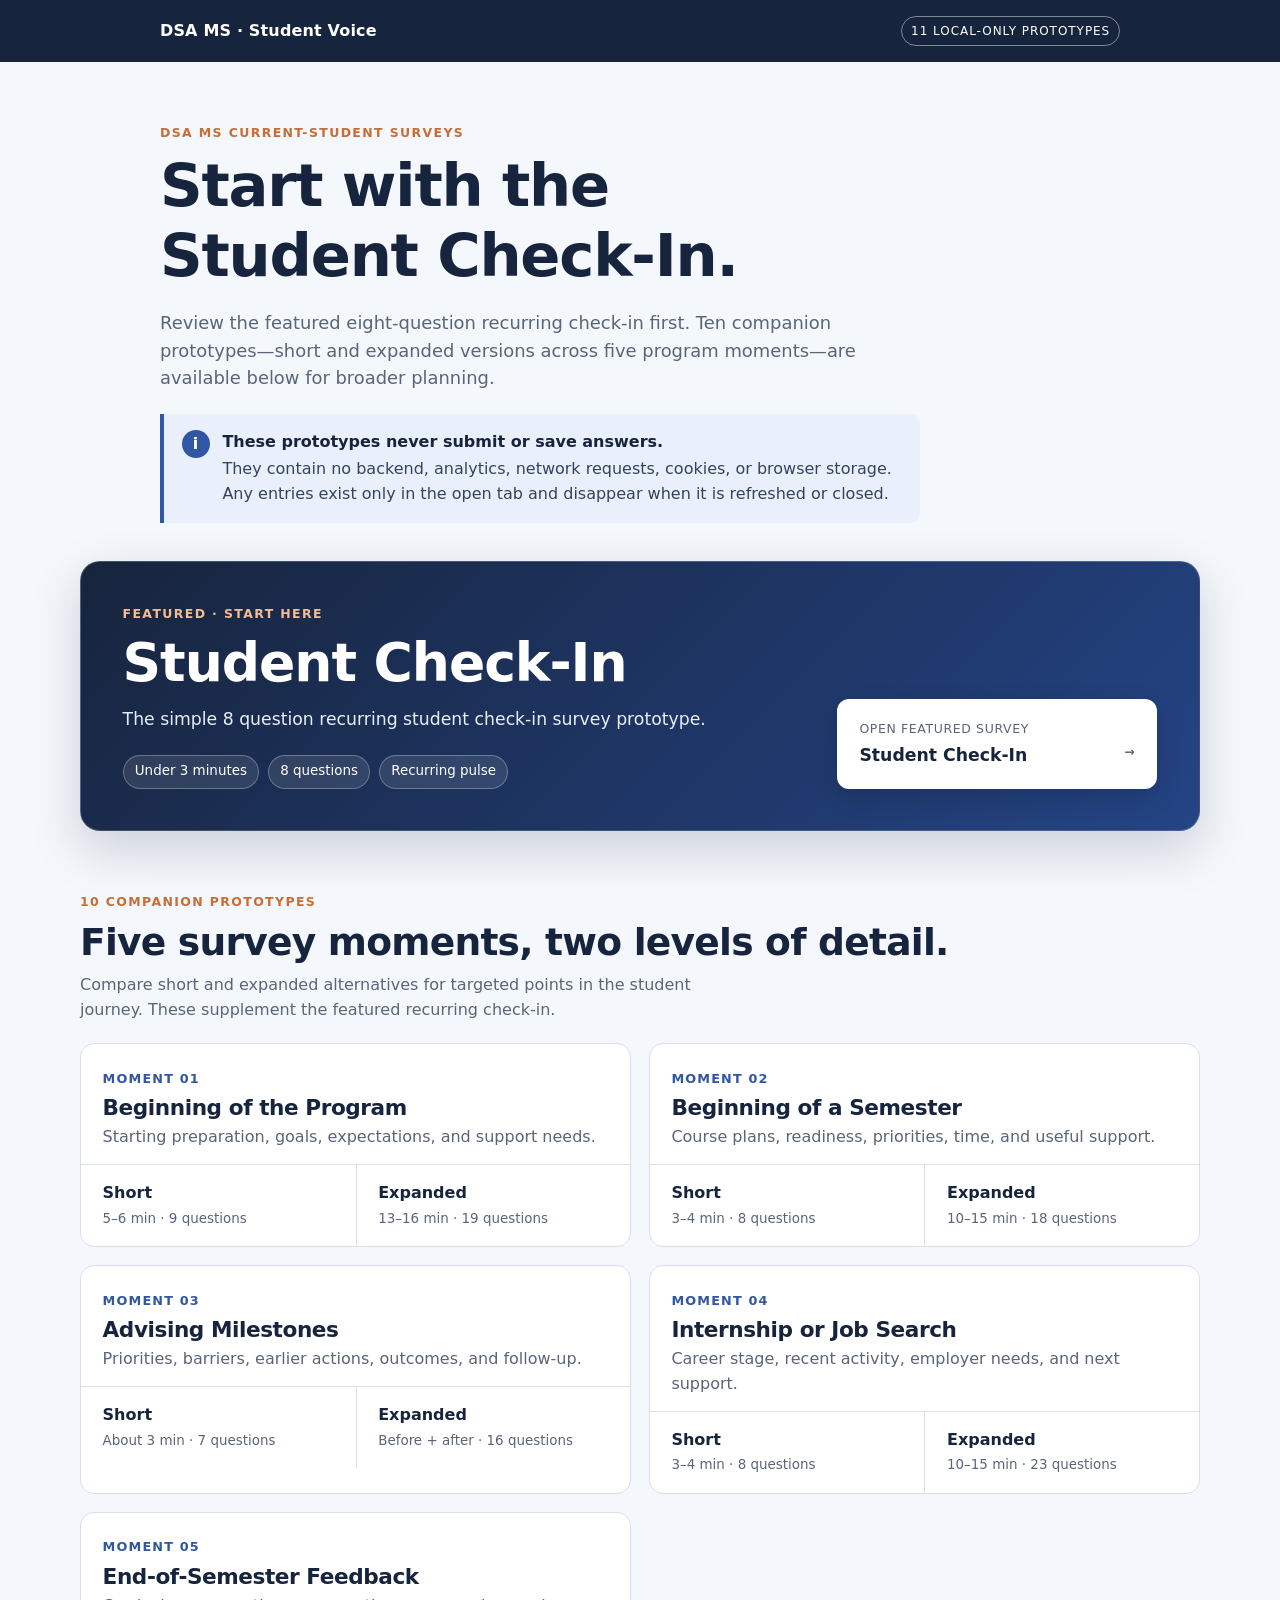
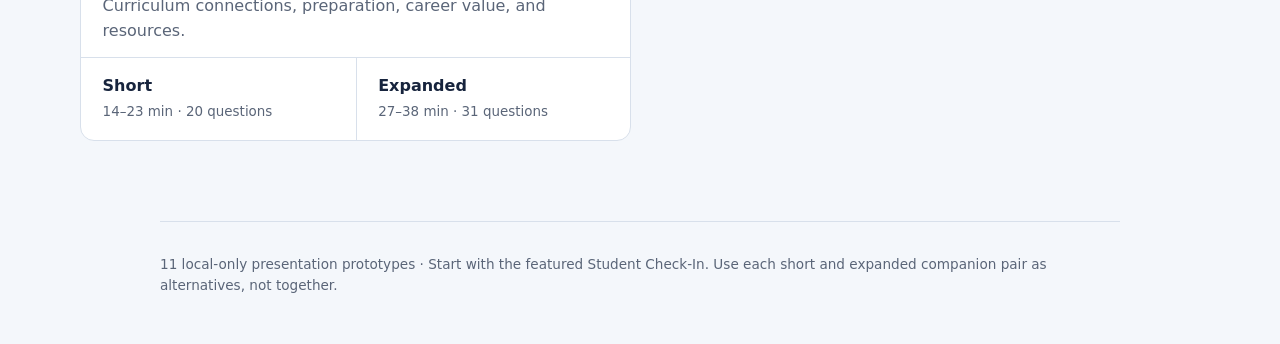
<file: index.html>
<!doctype html>
<html lang="en">
<head>
  <meta charset="utf-8">
  <meta name="viewport" content="width=device-width, initial-scale=1">
  <meta name="description" content="A featured Student Check-In and ten local-only DSA MS current-student survey prototypes.">
  <title>Student Check-In and DSA MS Survey Prototypes</title>
  <link rel="stylesheet" href="styles.css">
</head>
<body>
  <a class="skip-link" href="#surveys">Skip to survey collection</a>
  <header class="site-header">
    <div class="site-header__inner">
      <a class="brand" href="index.html">DSA MS · Student Voice</a>
      <span class="prototype-pill">11 local-only prototypes</span>
    </div>
  </header>
  <main>
    <section class="hero">
      <p class="eyebrow">DSA MS current-student surveys</p>
      <h1>Start with the Student Check-In.</h1>
      <p class="hero__lede">Review the featured eight-question recurring check-in first. Ten companion prototypes—short and expanded versions across five program moments—are available below for broader planning.</p>
      <div class="notice" role="note">
        <span class="notice__mark" aria-hidden="true">i</span>
        <div>
          <strong>These prototypes never submit or save answers.</strong>
          <p>They contain no backend, analytics, network requests, cookies, or browser storage. Any entries exist only in the open tab and disappear when it is refreshed or closed.</p>
        </div>
      </div>
    </section>

    <section class="featured-survey" id="surveys" aria-labelledby="featured-title">
      <div class="featured-survey__content">
        <p class="featured-survey__kicker">Featured · Start here</p>
        <h2 id="featured-title">Student Check-In</h2>
        <p class="featured-survey__description">The simple 8 question recurring student check-in survey prototype.</p>
        <ul class="featured-survey__facts" aria-label="Student Check-In details">
          <li>Under 3 minutes</li>
          <li>8 questions</li>
          <li>Recurring pulse</li>
        </ul>
      </div>
      <a class="featured-survey__action" href="student-check-in.html"><span>Open featured survey</span><strong>Student Check-In <span aria-hidden="true">→</span></strong></a>
    </section>

    <section class="collection-section" aria-labelledby="collection-title">
      <div class="collection-heading">
        <p class="eyebrow">10 companion prototypes</p>
        <h2 id="collection-title">Five survey moments, two levels of detail.</h2>
        <p>Compare short and expanded alternatives for targeted points in the student journey. These supplement the featured recurring check-in.</p>
      </div>
      <div class="collection-grid" aria-label="Companion survey prototypes">
      <article class="collection">
        <div class="collection__head"><span class="collection__number">Moment 01</span><h2>Beginning of the Program</h2><p>Starting preparation, goals, expectations, and support needs.</p></div>
        <div class="version-links"><a class="version-link" href="program-short.html"><strong>Short</strong><span>5–6 min · 9 questions</span></a><a class="version-link" href="program-long.html"><strong>Expanded</strong><span>13–16 min · 19 questions</span></a></div>
      </article>
      <article class="collection">
        <div class="collection__head"><span class="collection__number">Moment 02</span><h2>Beginning of a Semester</h2><p>Course plans, readiness, priorities, time, and useful support.</p></div>
        <div class="version-links"><a class="version-link" href="semester-short.html"><strong>Short</strong><span>3–4 min · 8 questions</span></a><a class="version-link" href="semester-long.html"><strong>Expanded</strong><span>10–15 min · 18 questions</span></a></div>
      </article>
      <article class="collection">
        <div class="collection__head"><span class="collection__number">Moment 03</span><h2>Advising Milestones</h2><p>Priorities, barriers, earlier actions, outcomes, and follow-up.</p></div>
        <div class="version-links"><a class="version-link" href="advising-short.html"><strong>Short</strong><span>About 3 min · 7 questions</span></a><a class="version-link" href="advising-long.html"><strong>Expanded</strong><span>Before + after · 16 questions</span></a></div>
      </article>
      <article class="collection">
        <div class="collection__head"><span class="collection__number">Moment 04</span><h2>Internship or Job Search</h2><p>Career stage, recent activity, employer needs, and next support.</p></div>
        <div class="version-links"><a class="version-link" href="career-short.html"><strong>Short</strong><span>3–4 min · 8 questions</span></a><a class="version-link" href="career-long.html"><strong>Expanded</strong><span>10–15 min · 23 questions</span></a></div>
      </article>
      <article class="collection">
        <div class="collection__head"><span class="collection__number">Moment 05</span><h2>End-of-Semester Feedback</h2><p>Curriculum connections, preparation, career value, and resources.</p></div>
        <div class="version-links"><a class="version-link" href="end-short.html"><strong>Short</strong><span>14–23 min · 20 questions</span></a><a class="version-link" href="end-long.html"><strong>Expanded</strong><span>27–38 min · 31 questions</span></a></div>
      </article>
      </div>
    </section>
  </main>
  <footer class="footer">11 local-only presentation prototypes · Start with the featured Student Check-In. Use each short and expanded companion pair as alternatives, not together.</footer>
</body>
</html>
</file>
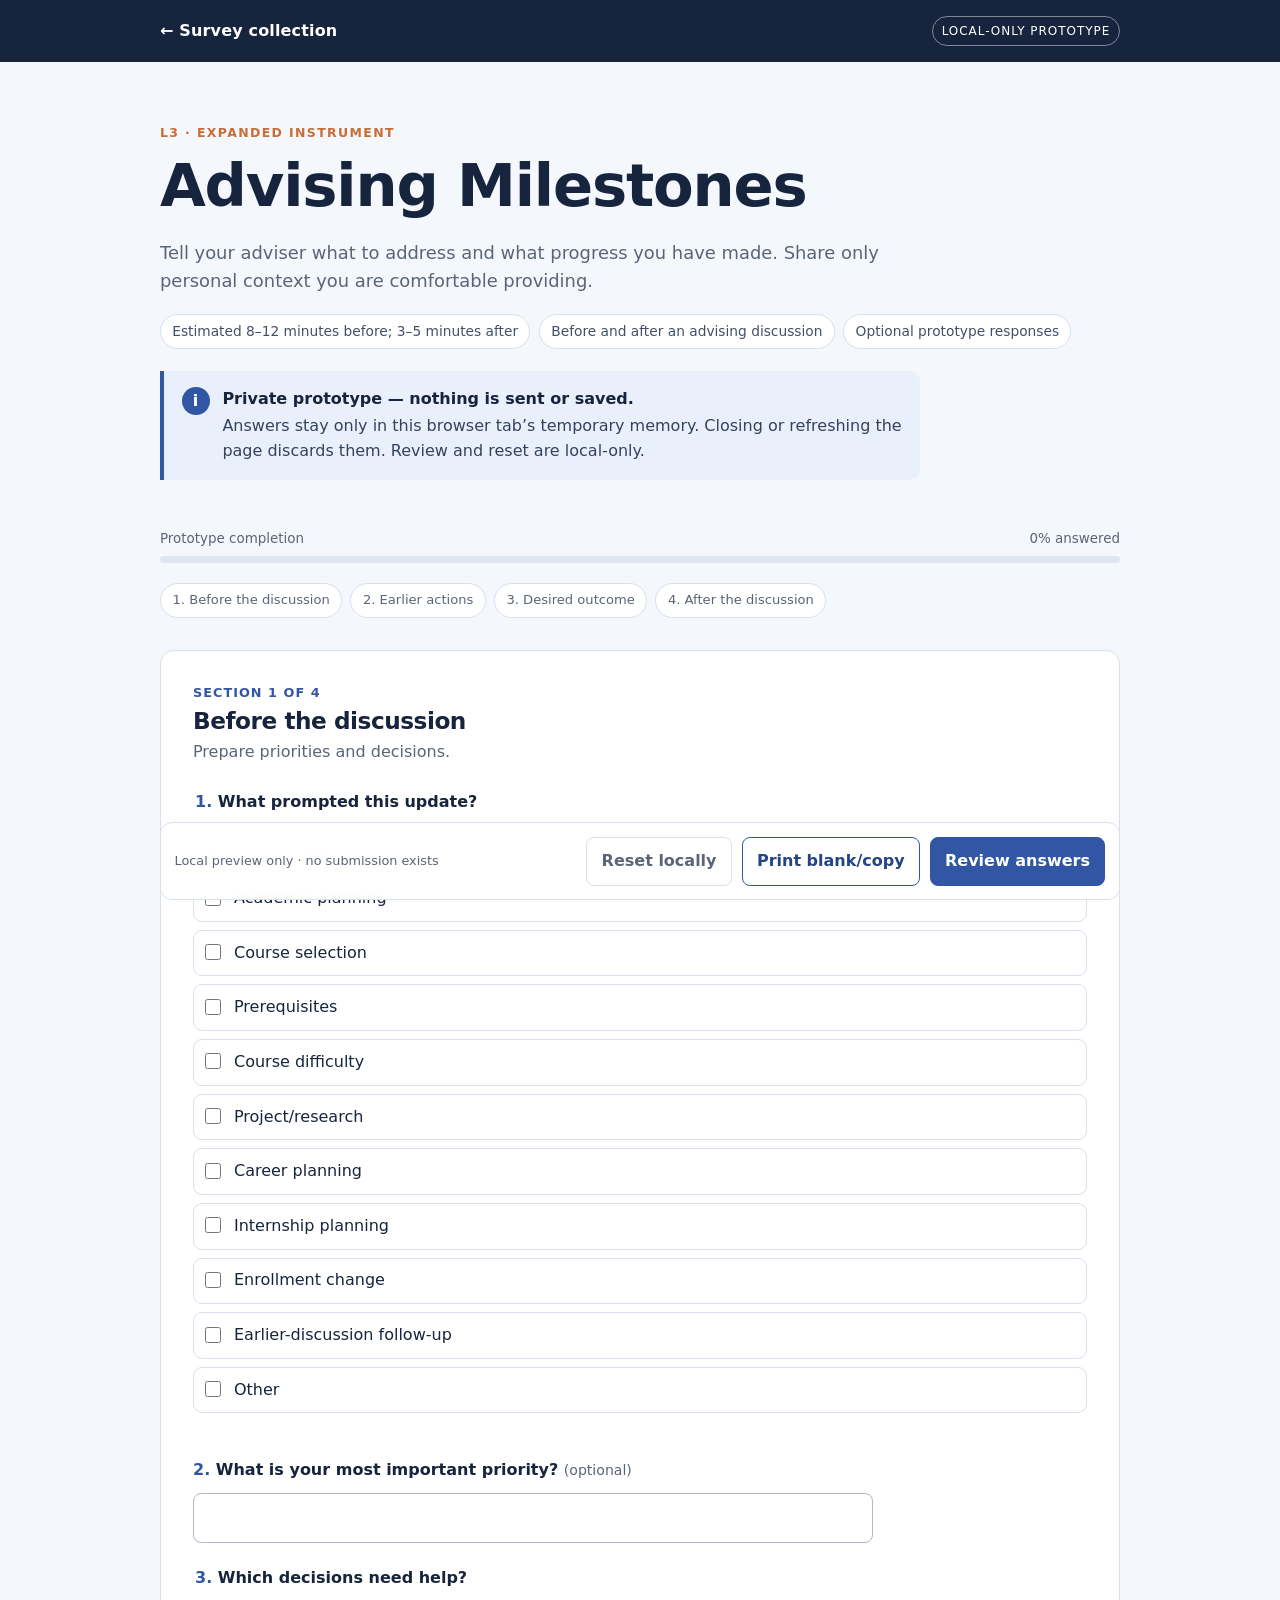
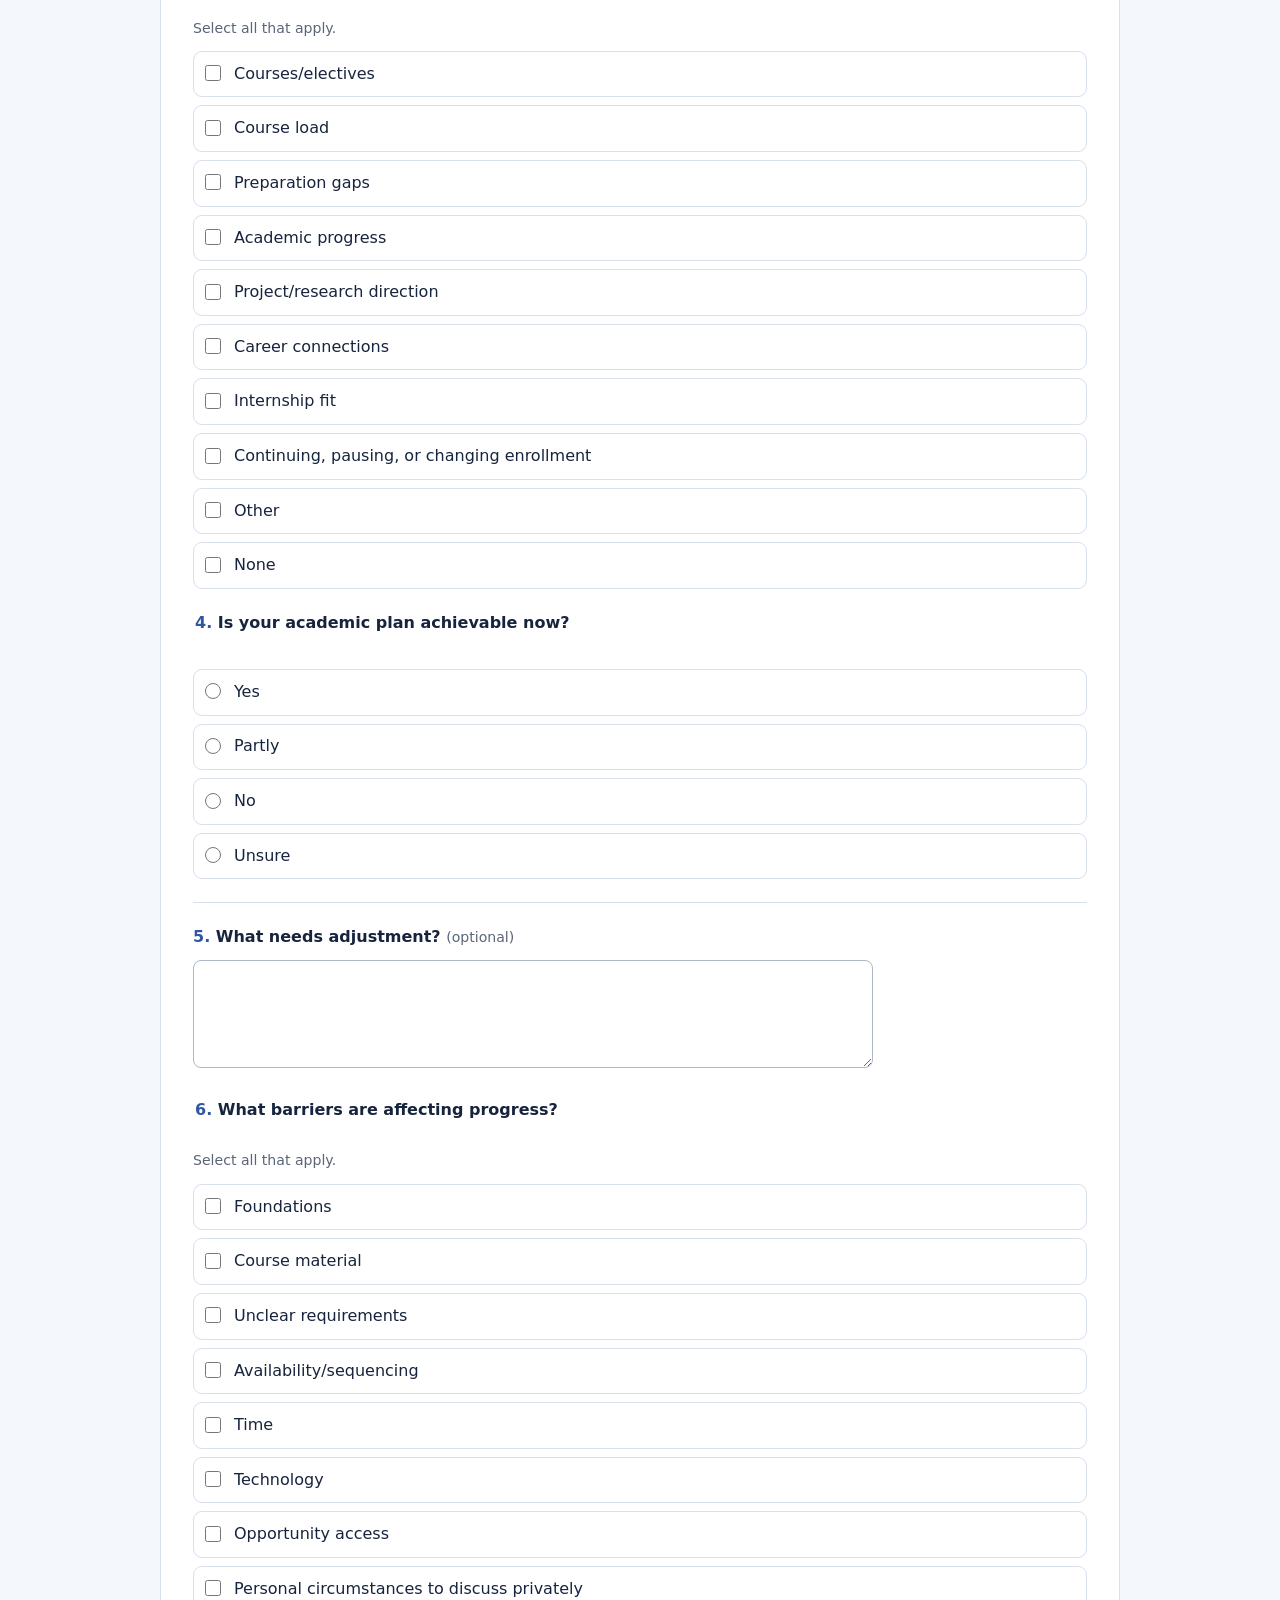
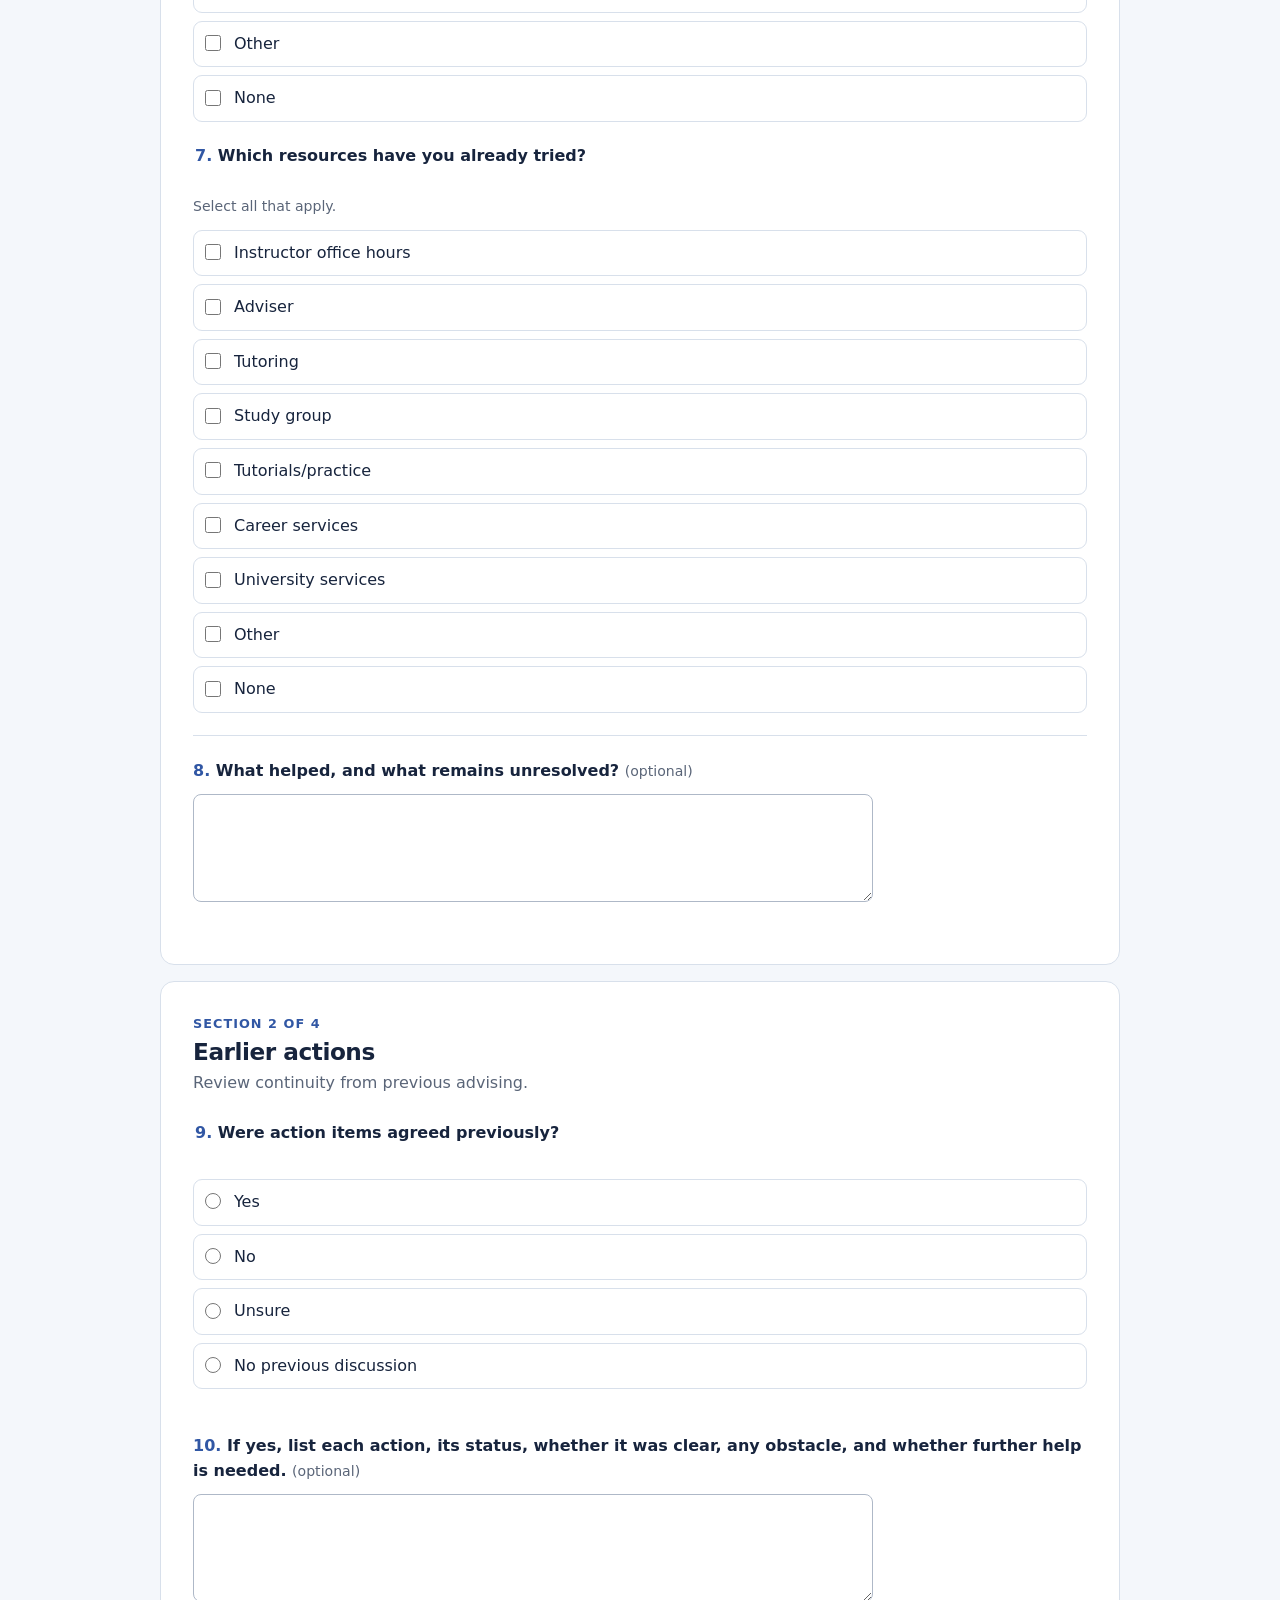
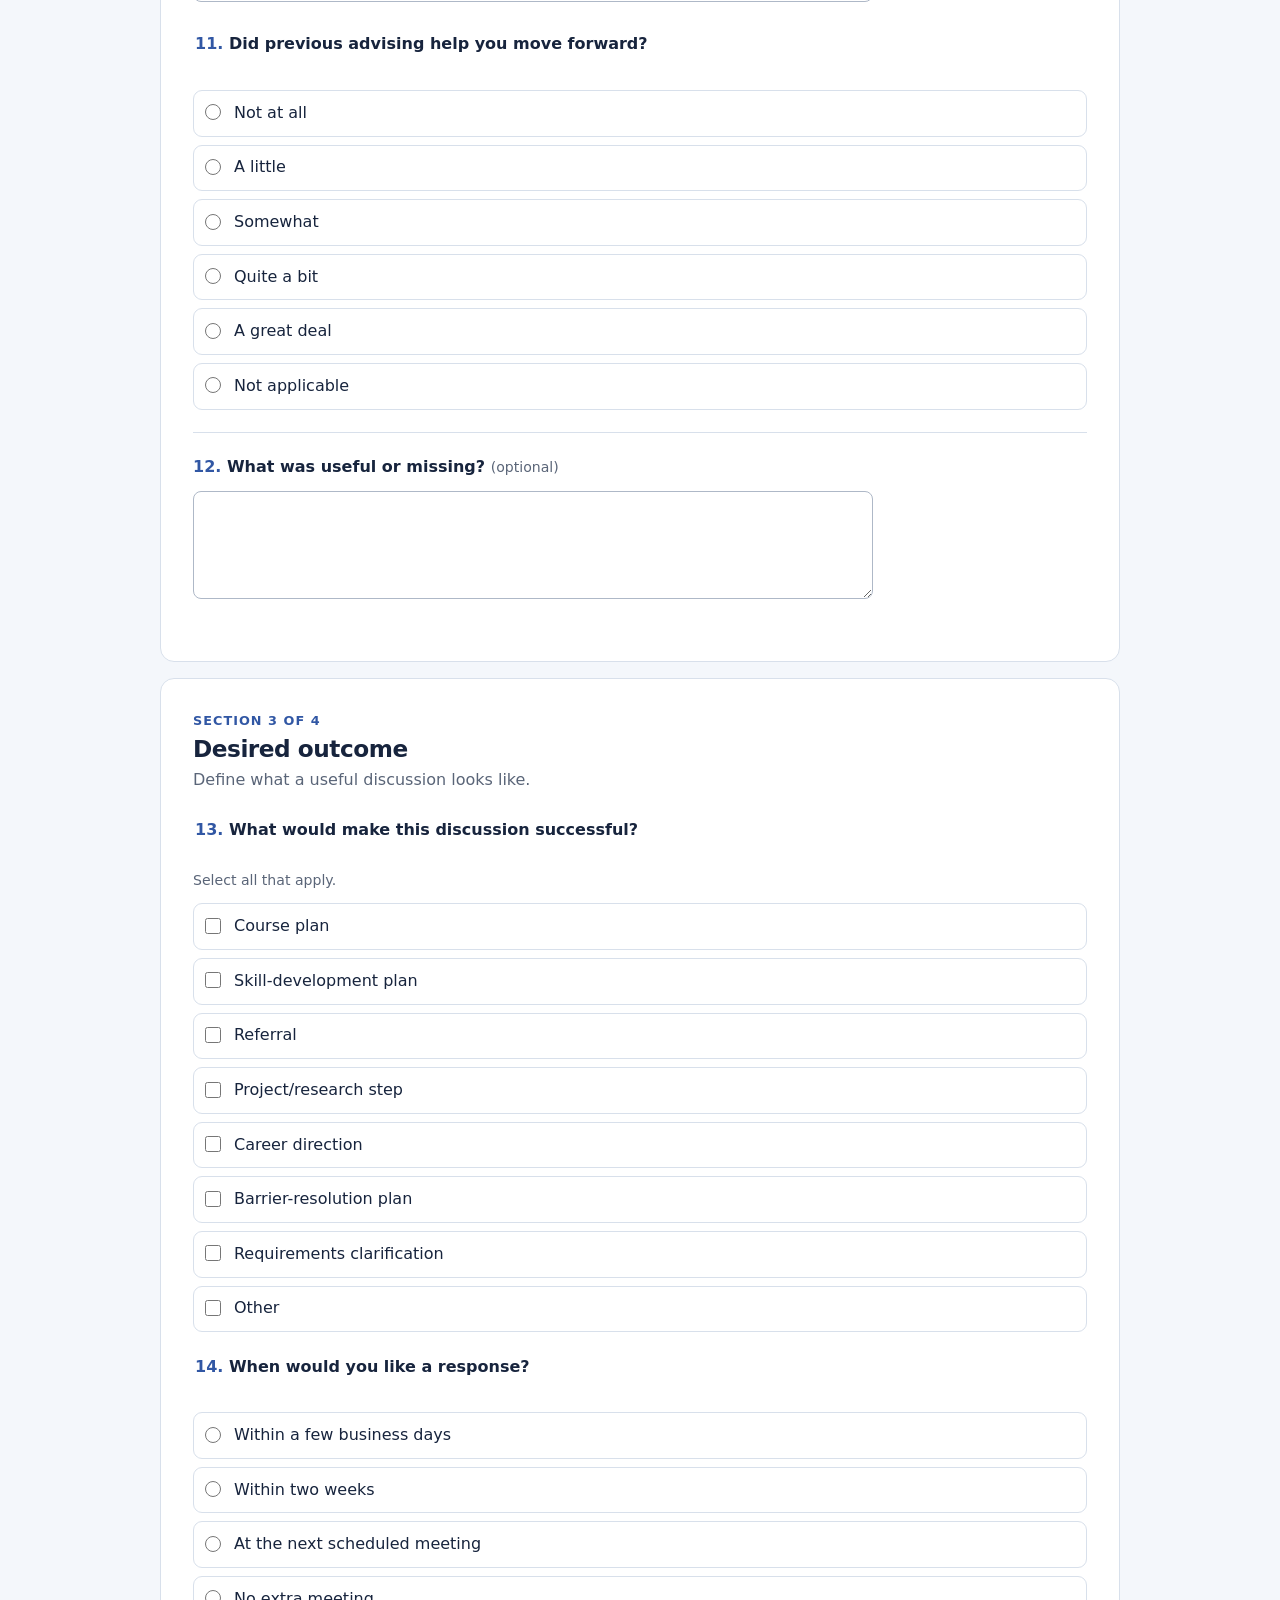
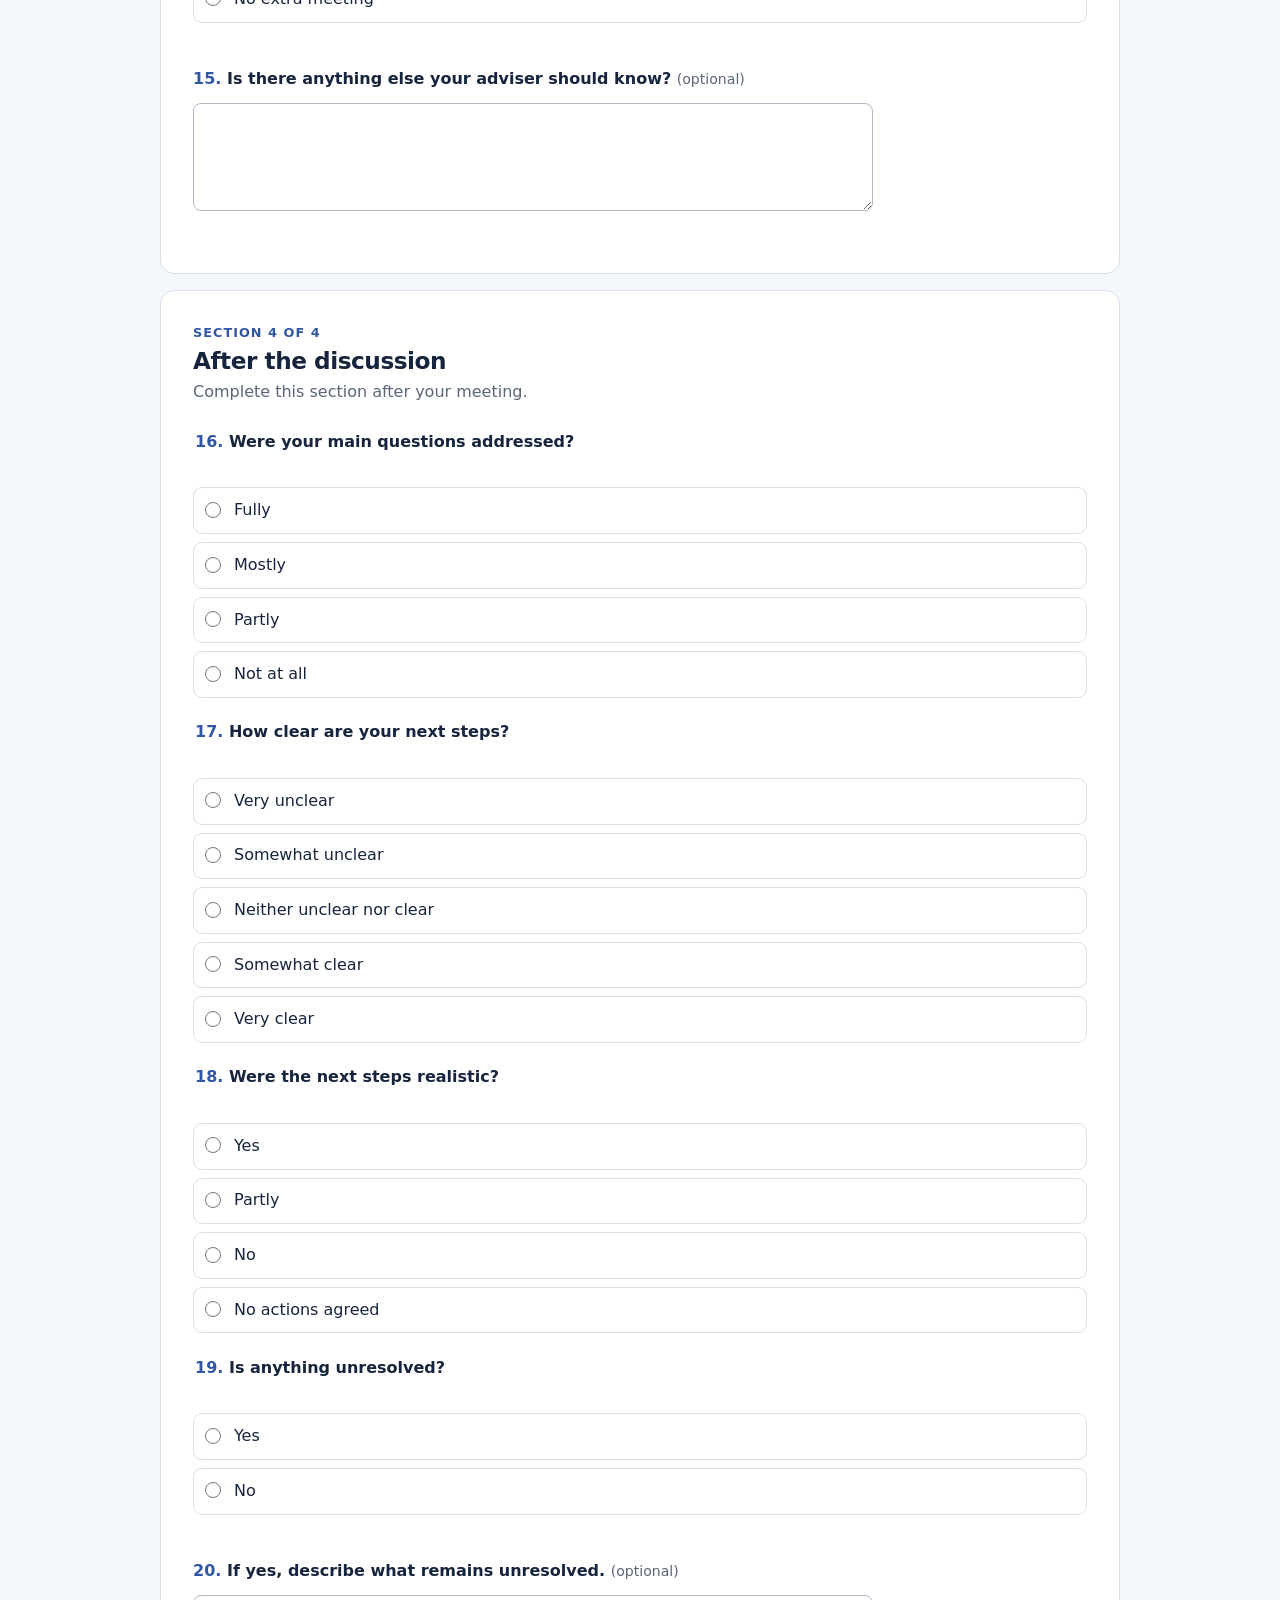
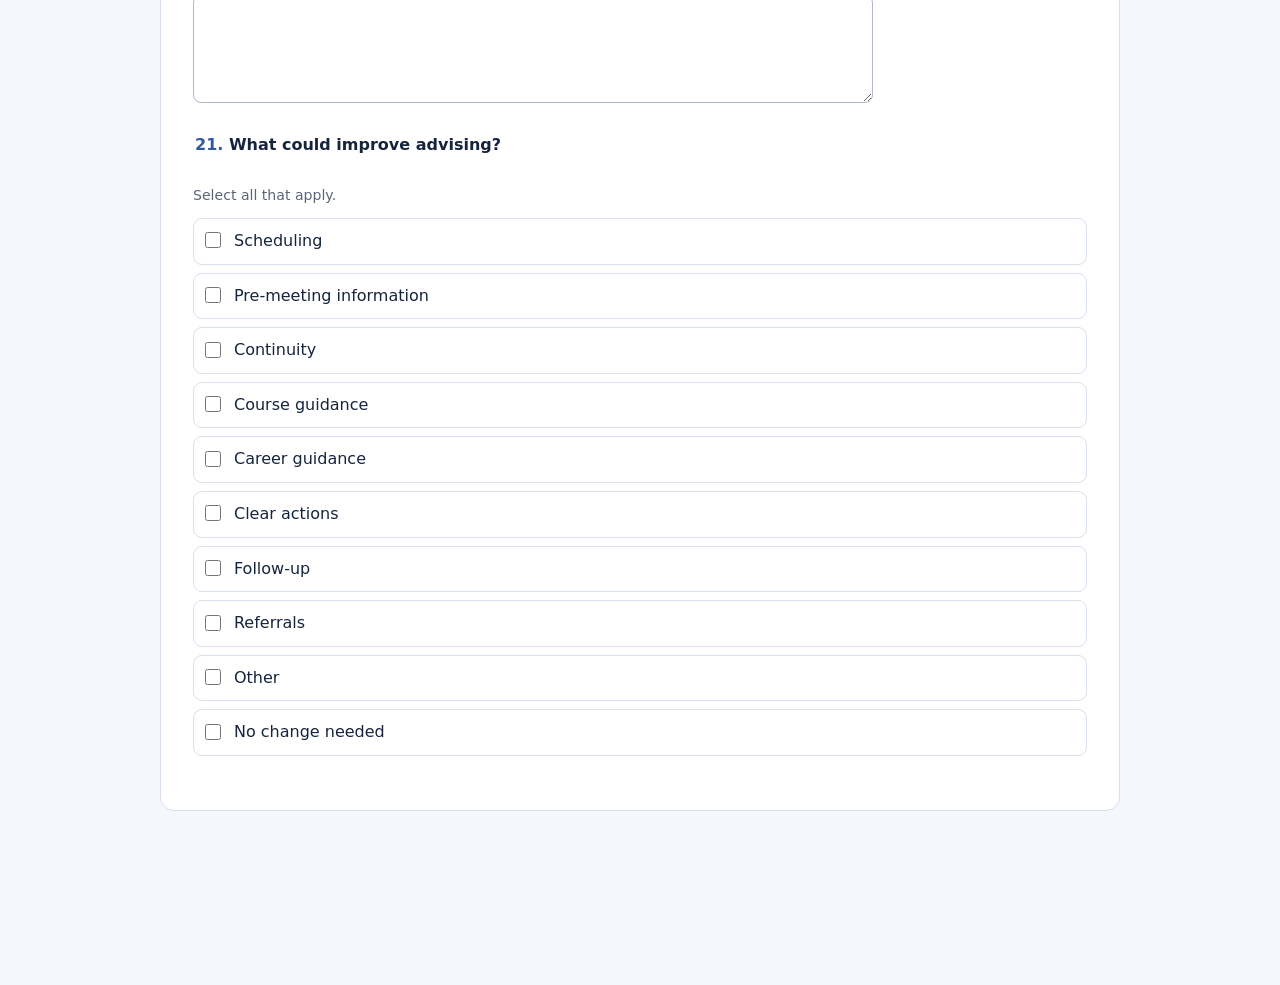
<file: advising-long.html>
<!doctype html>
<html lang="en">
<head><meta charset="utf-8"><meta name="viewport" content="width=device-width, initial-scale=1"><meta name="description" content="Local-only expanded advising-milestone survey prototype."><title>Advising Milestones — Expanded</title><link rel="stylesheet" href="styles.css"></head>
<body>
<a class="skip-link" href="#survey">Skip to survey</a>
<header class="site-header"><div class="site-header__inner"><a class="brand" href="index.html">← Survey collection</a><span class="prototype-pill">Local-only prototype</span></div></header>
<main><section class="hero" data-survey-hero></section><form class="survey-shell" id="survey" data-survey="advising-long" novalidate></form></main>
<dialog data-review-dialog aria-labelledby="review-title"><div class="dialog-head"><h2 id="review-title">Local answer review</h2><button class="close-button" type="button" data-close-dialog>Close</button></div><div class="dialog-body" data-review-body></div></dialog>
<script src="app.js"></script>
</body></html>
</file>
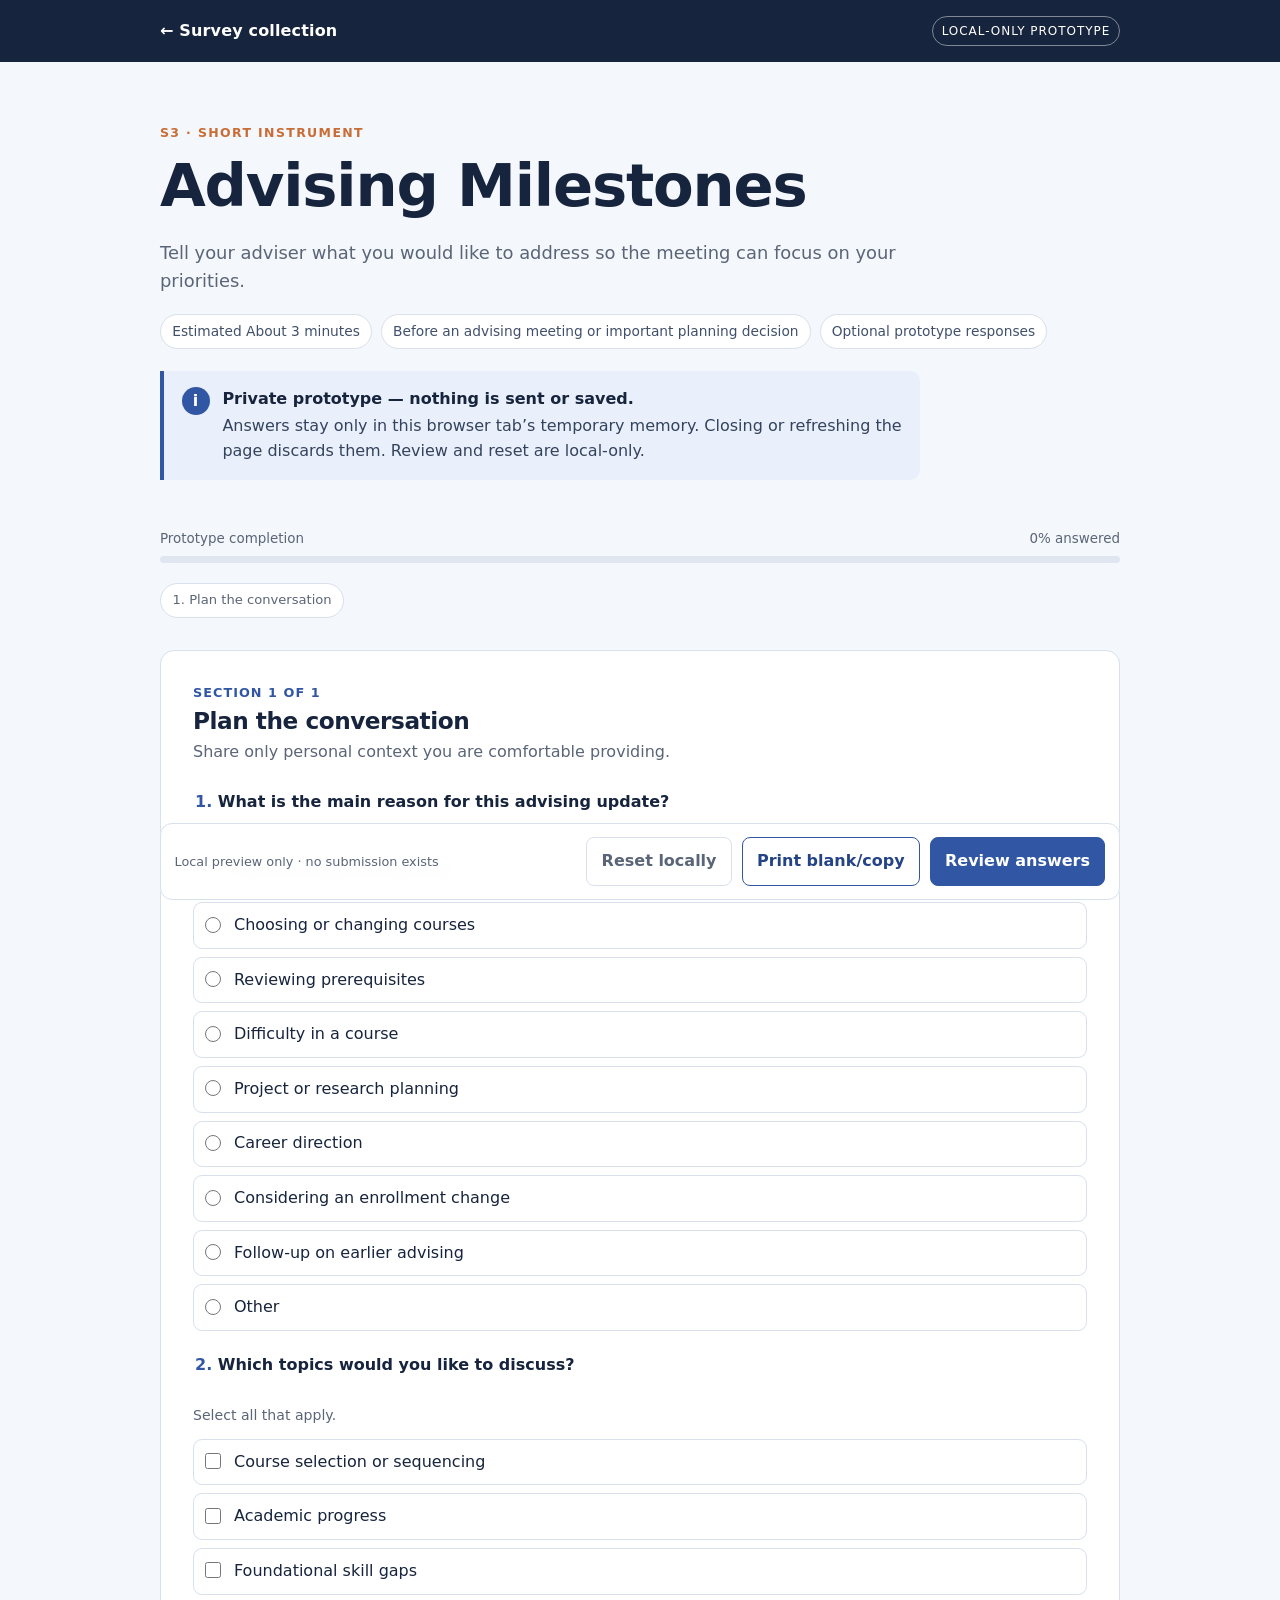
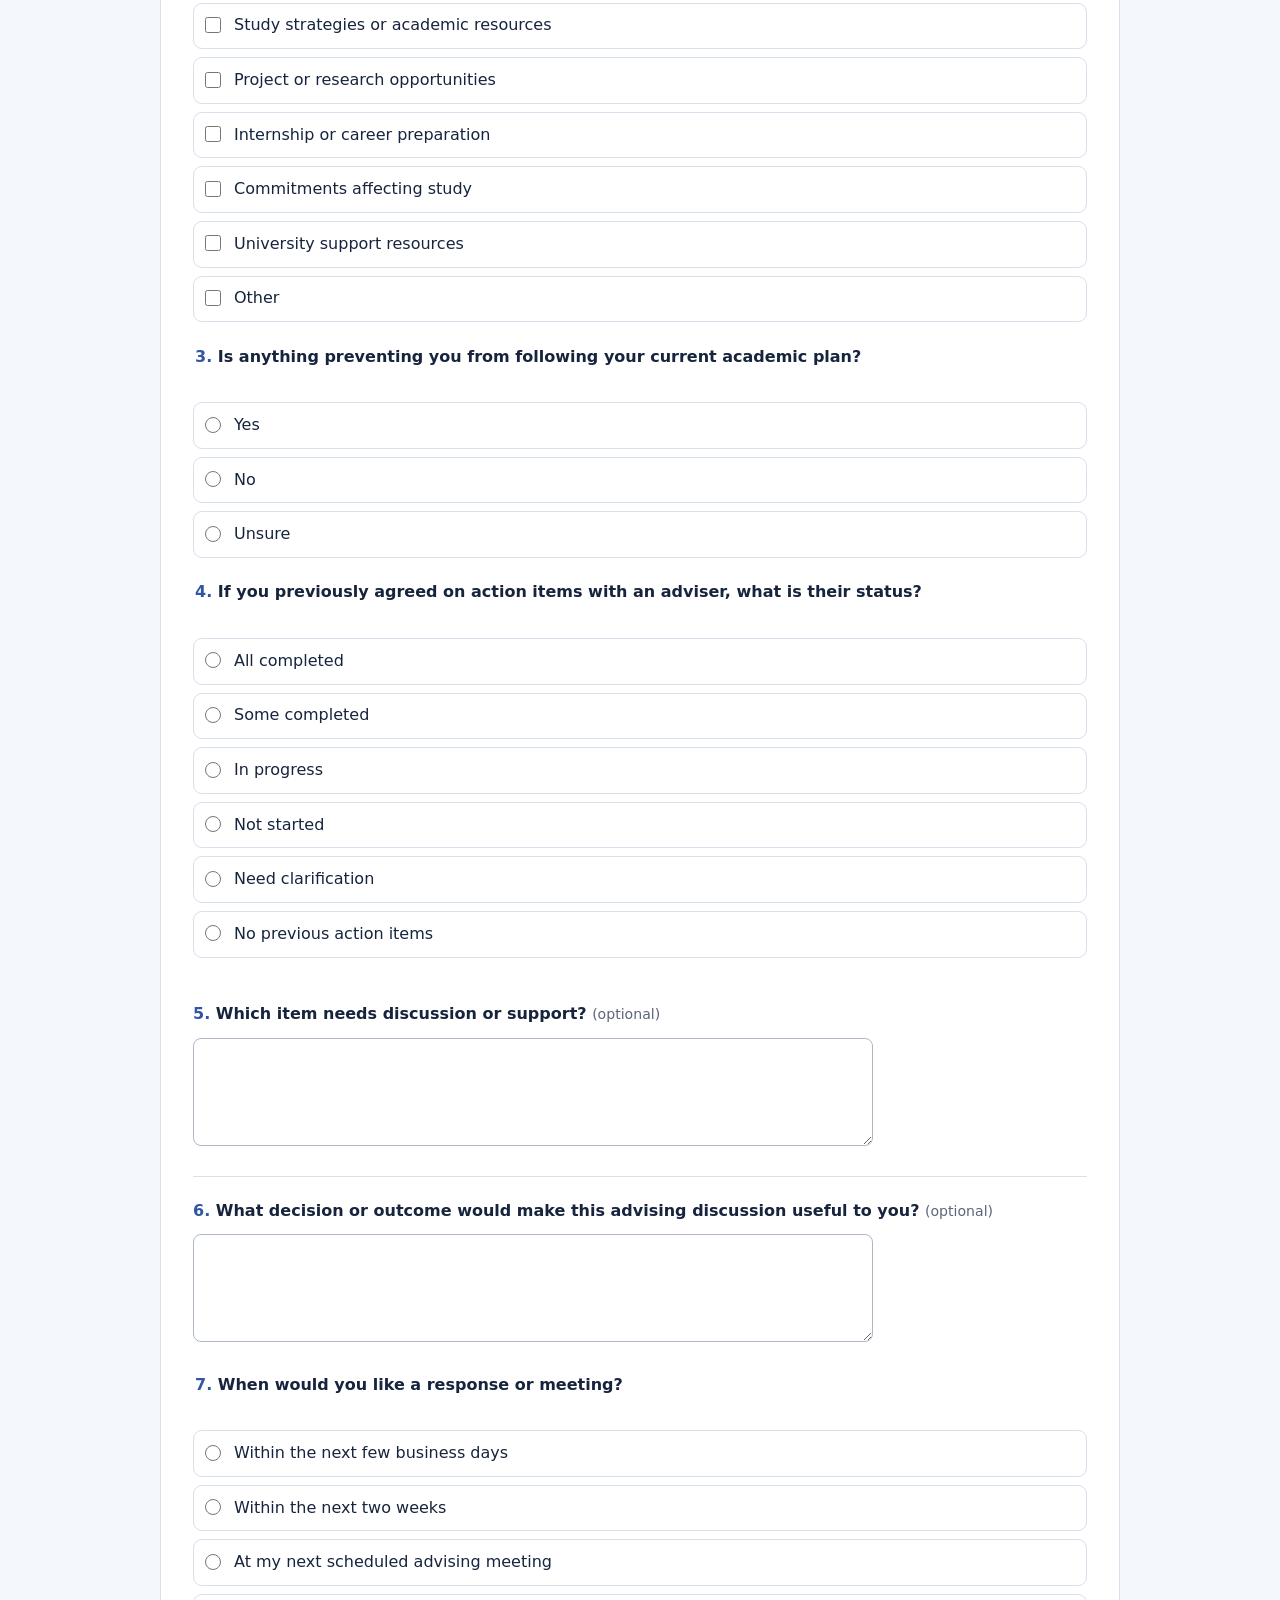
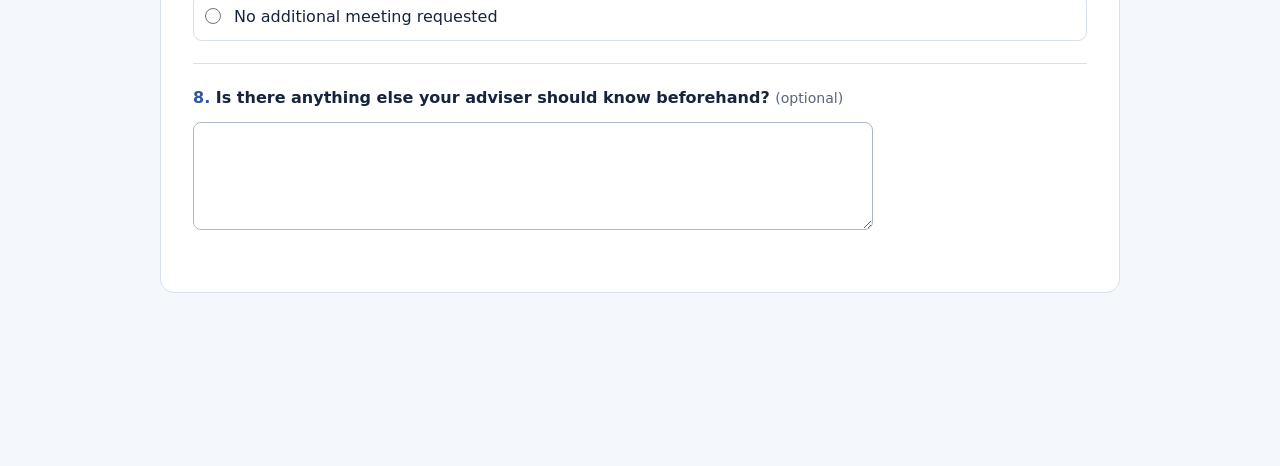
<file: advising-short.html>
<!doctype html>
<html lang="en">
<head><meta charset="utf-8"><meta name="viewport" content="width=device-width, initial-scale=1"><meta name="description" content="Local-only short advising-milestone survey prototype."><title>Advising Milestones — Short</title><link rel="stylesheet" href="styles.css"></head>
<body>
<a class="skip-link" href="#survey">Skip to survey</a>
<header class="site-header"><div class="site-header__inner"><a class="brand" href="index.html">← Survey collection</a><span class="prototype-pill">Local-only prototype</span></div></header>
<main><section class="hero" data-survey-hero></section><form class="survey-shell" id="survey" data-survey="advising-short" novalidate></form></main>
<dialog data-review-dialog aria-labelledby="review-title"><div class="dialog-head"><h2 id="review-title">Local answer review</h2><button class="close-button" type="button" data-close-dialog>Close</button></div><div class="dialog-body" data-review-body></div></dialog>
<script src="app.js"></script>
</body></html>
</file>
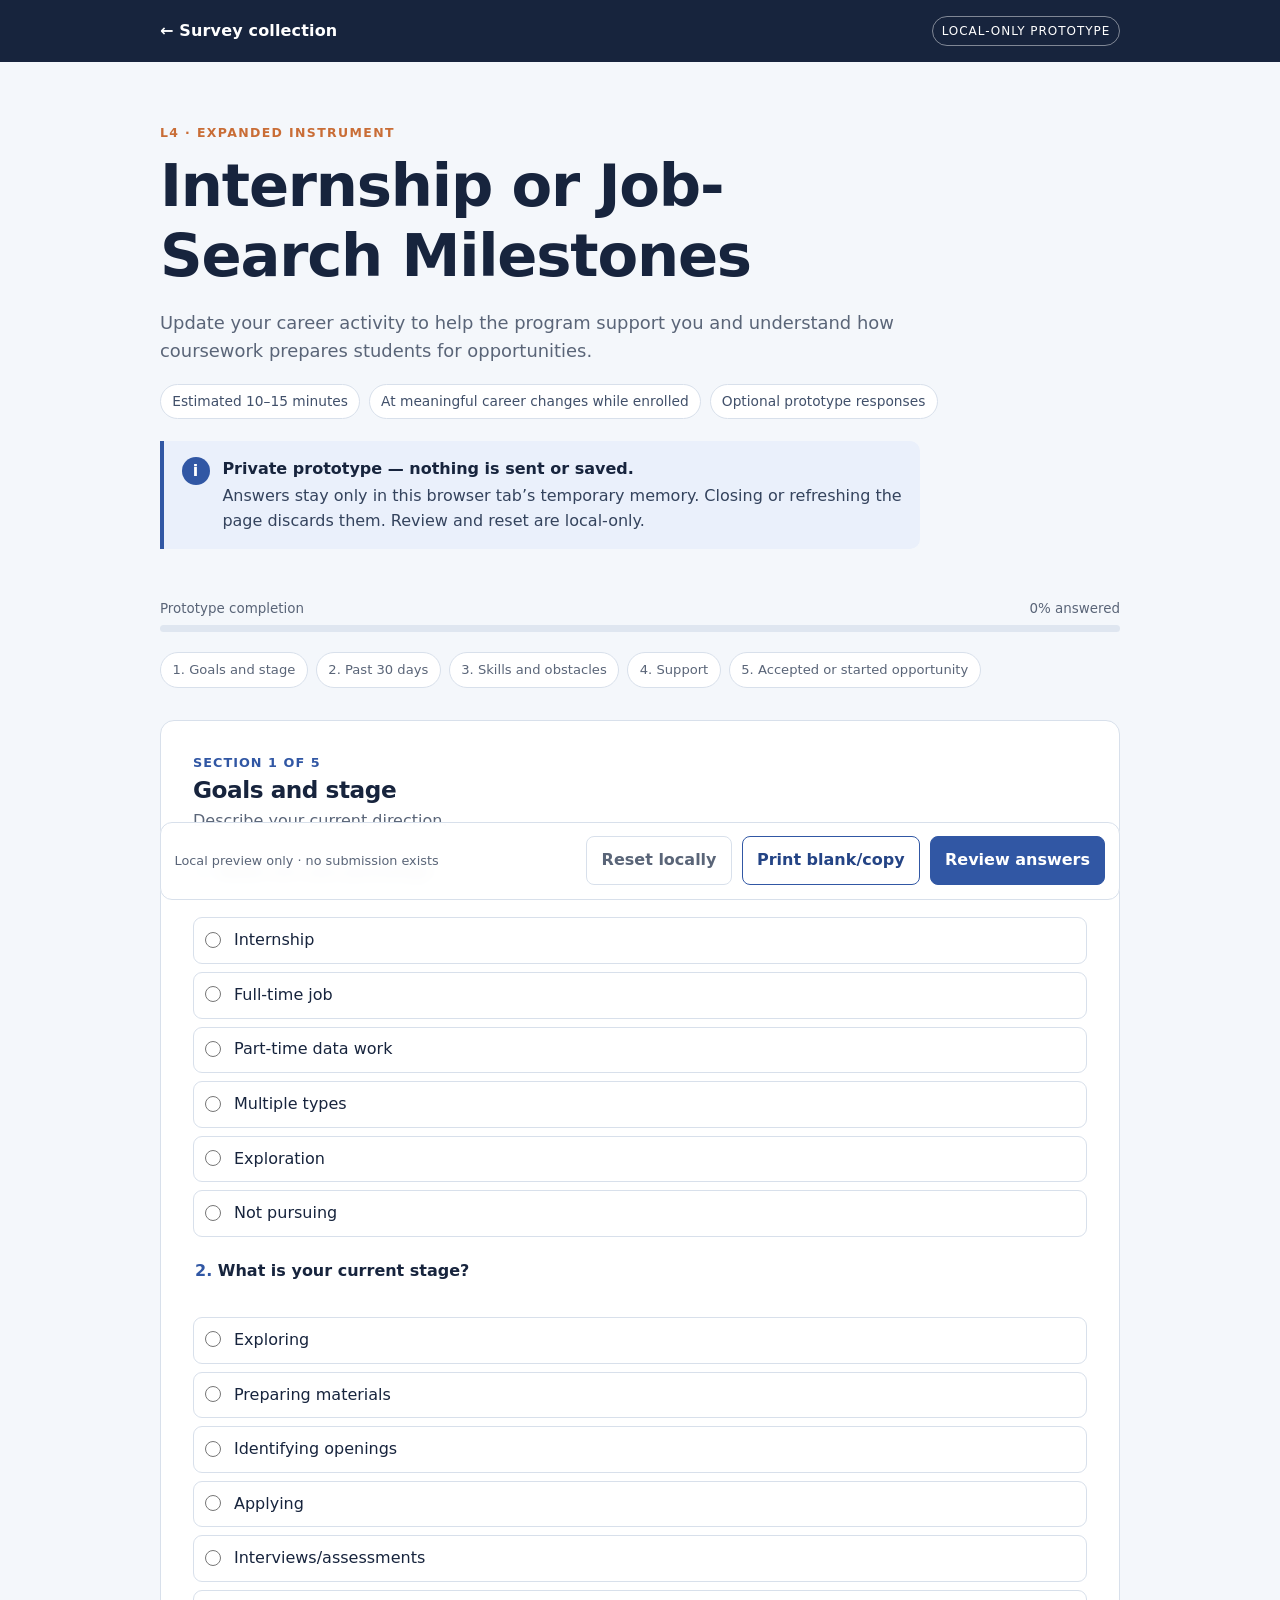
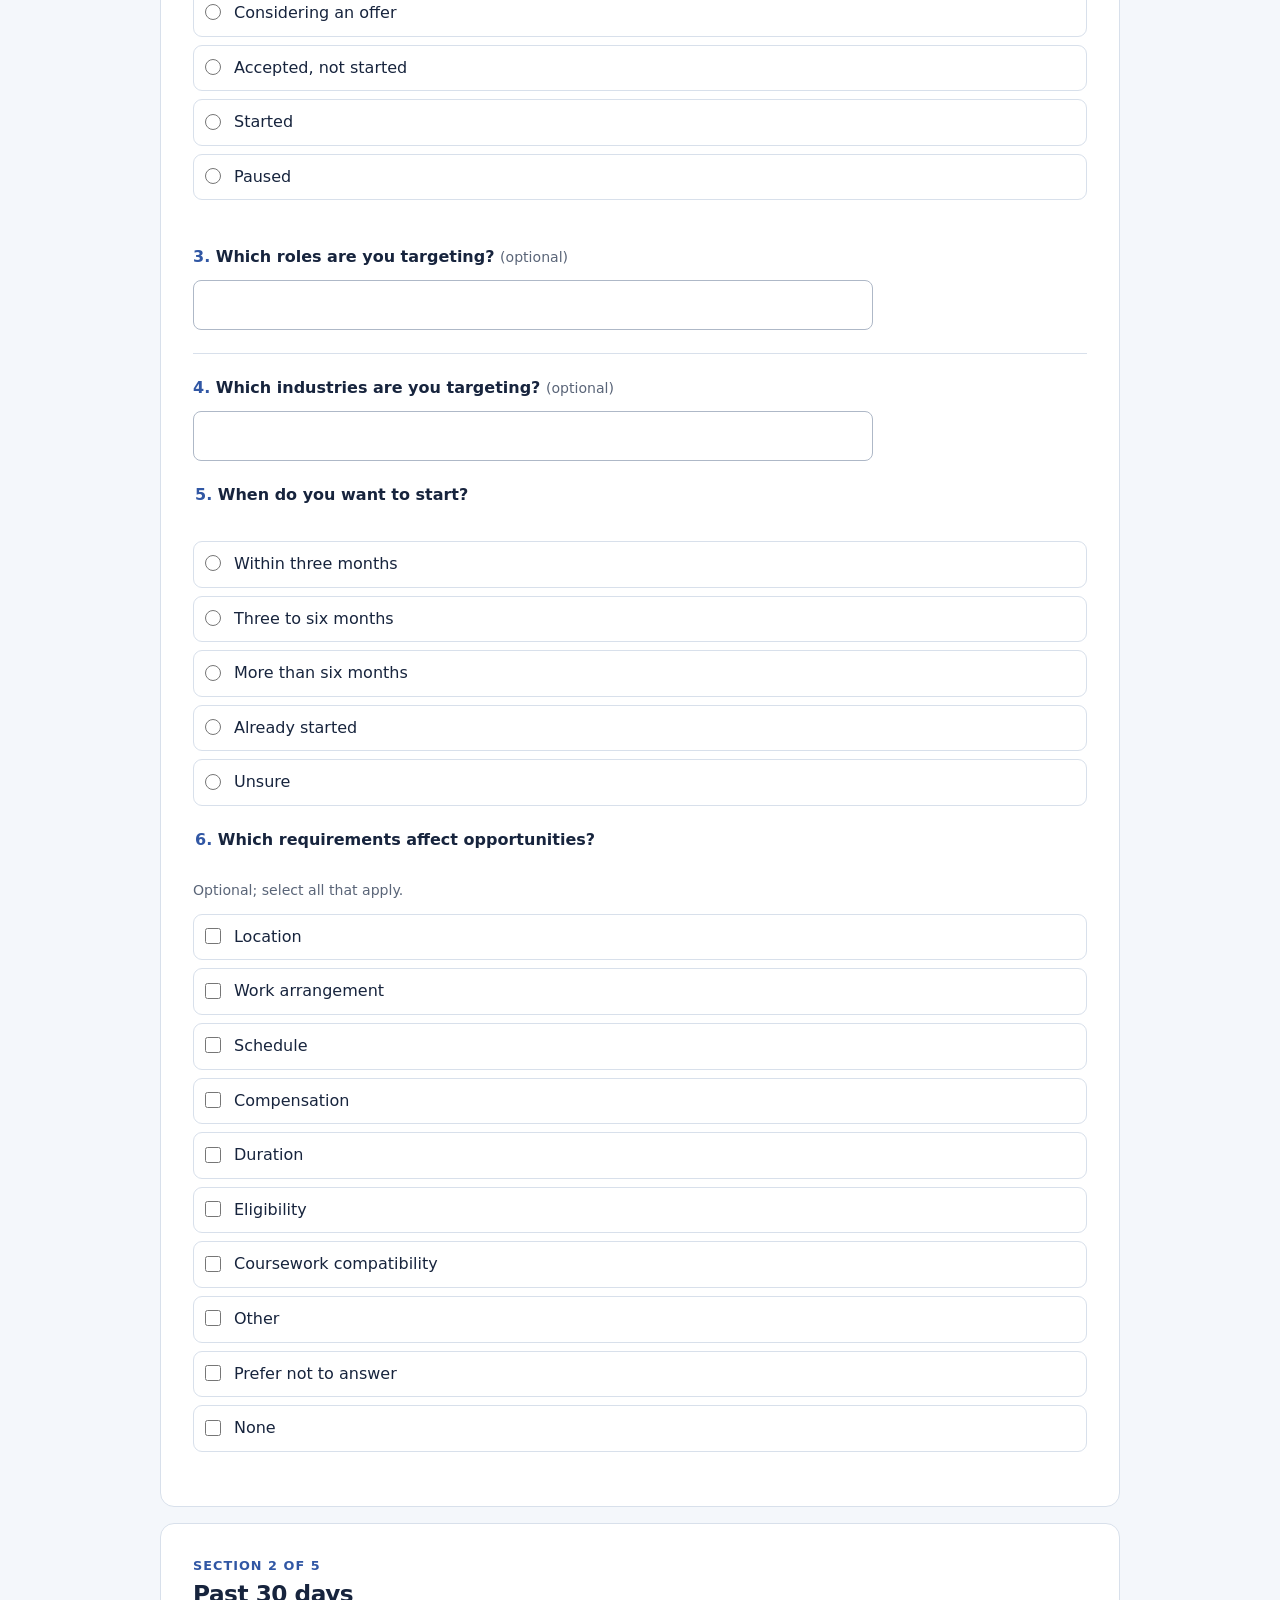
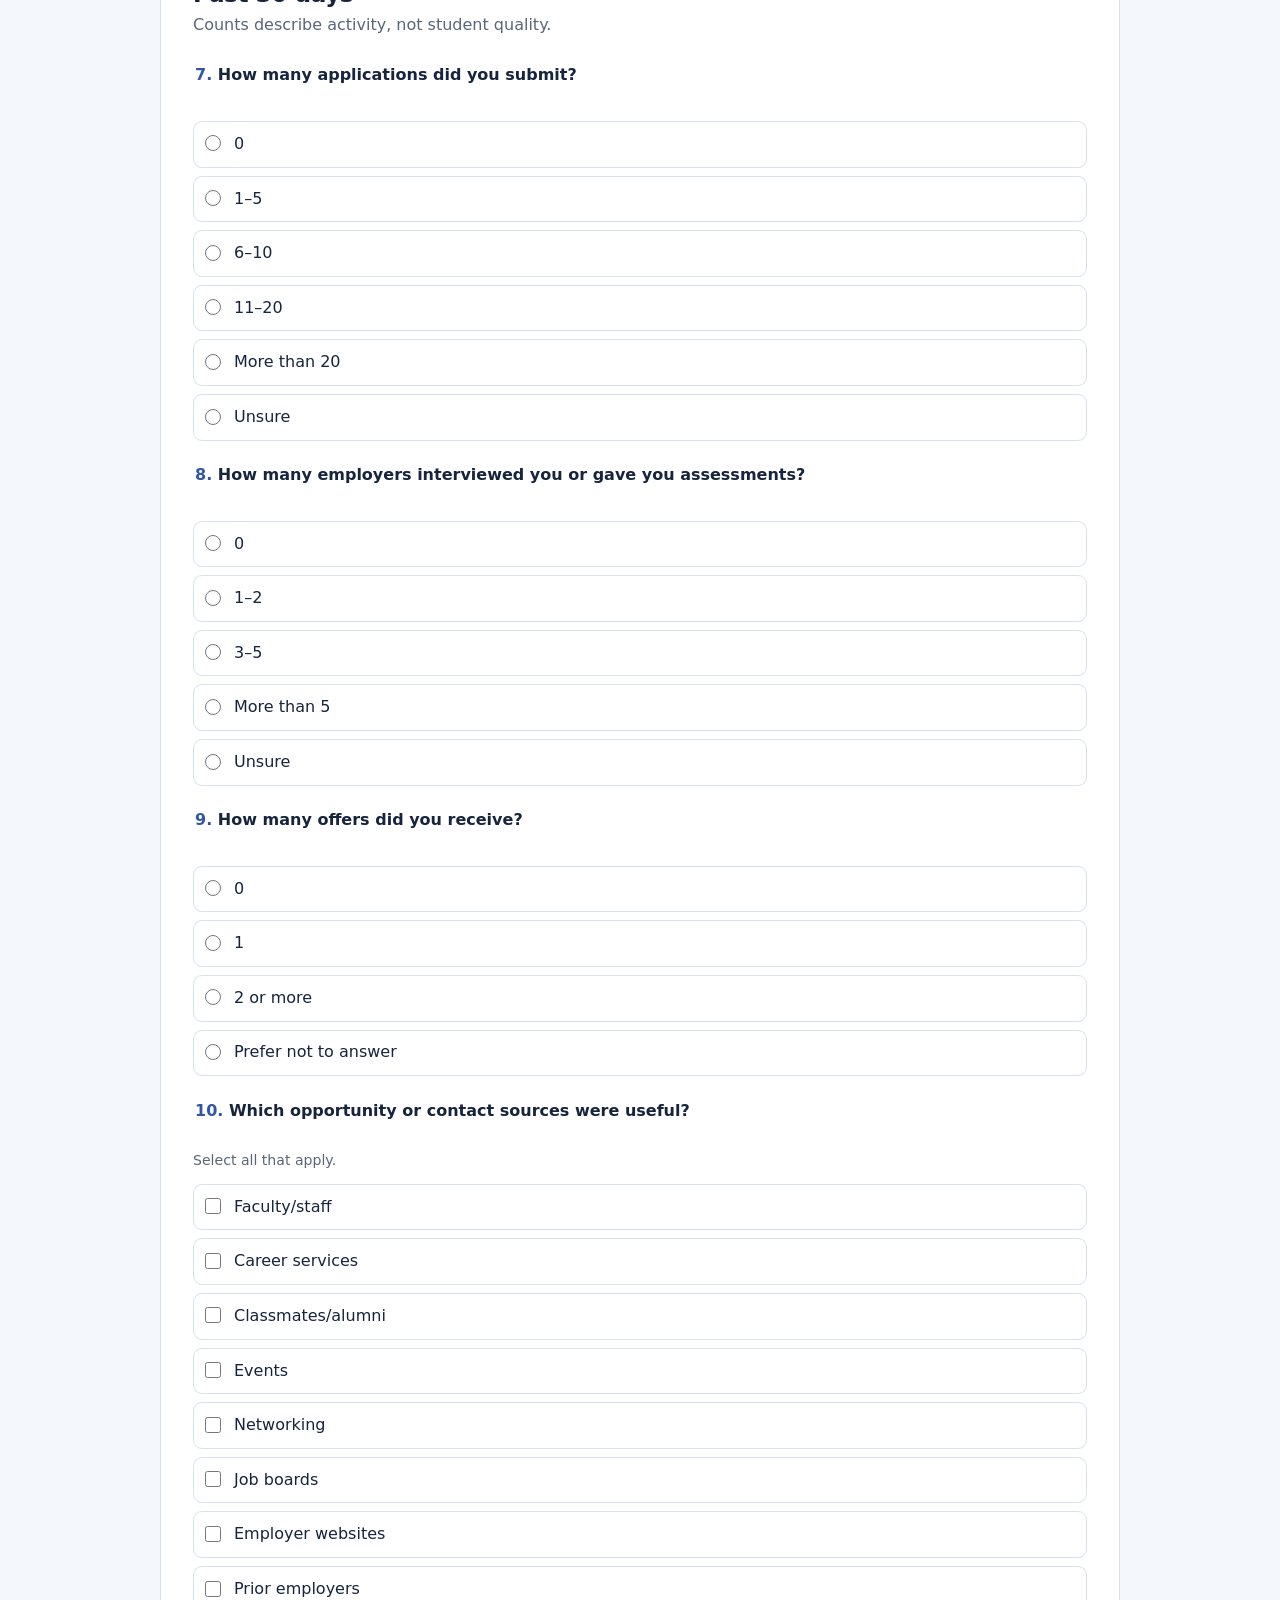
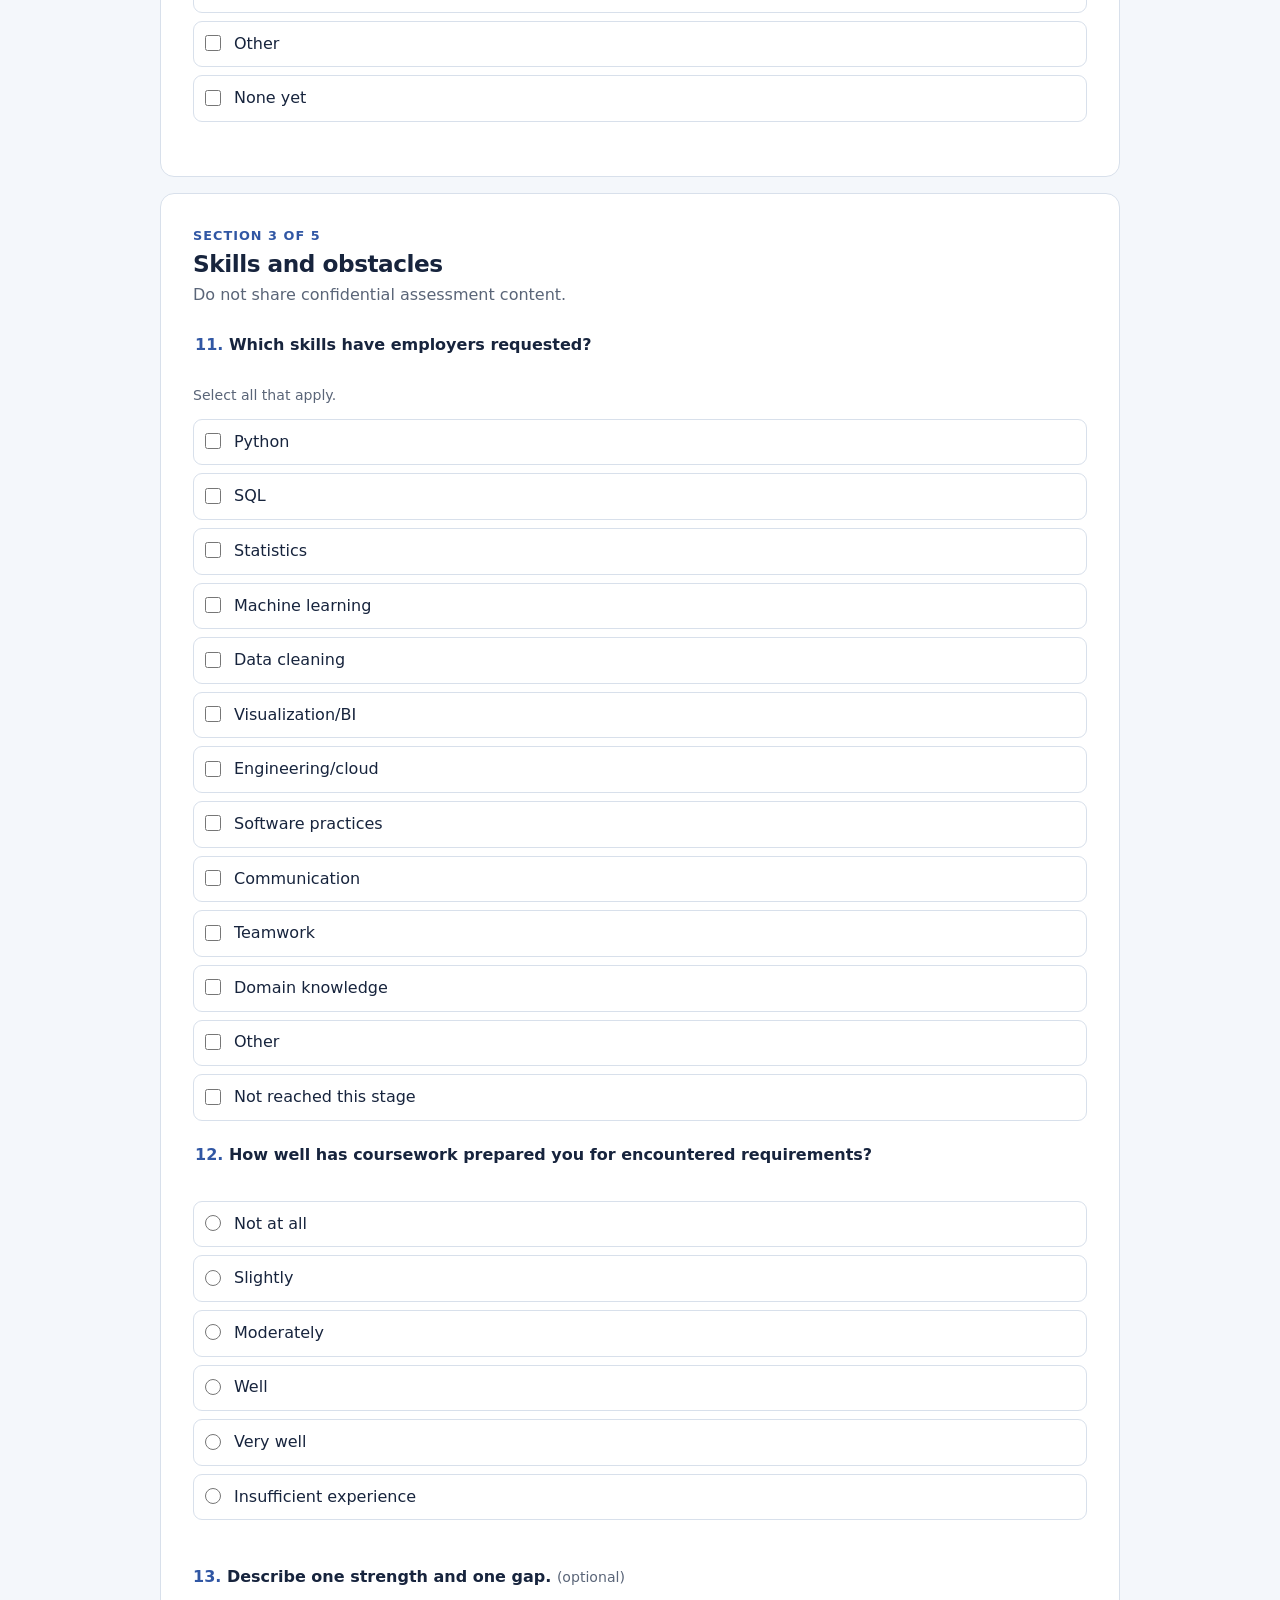
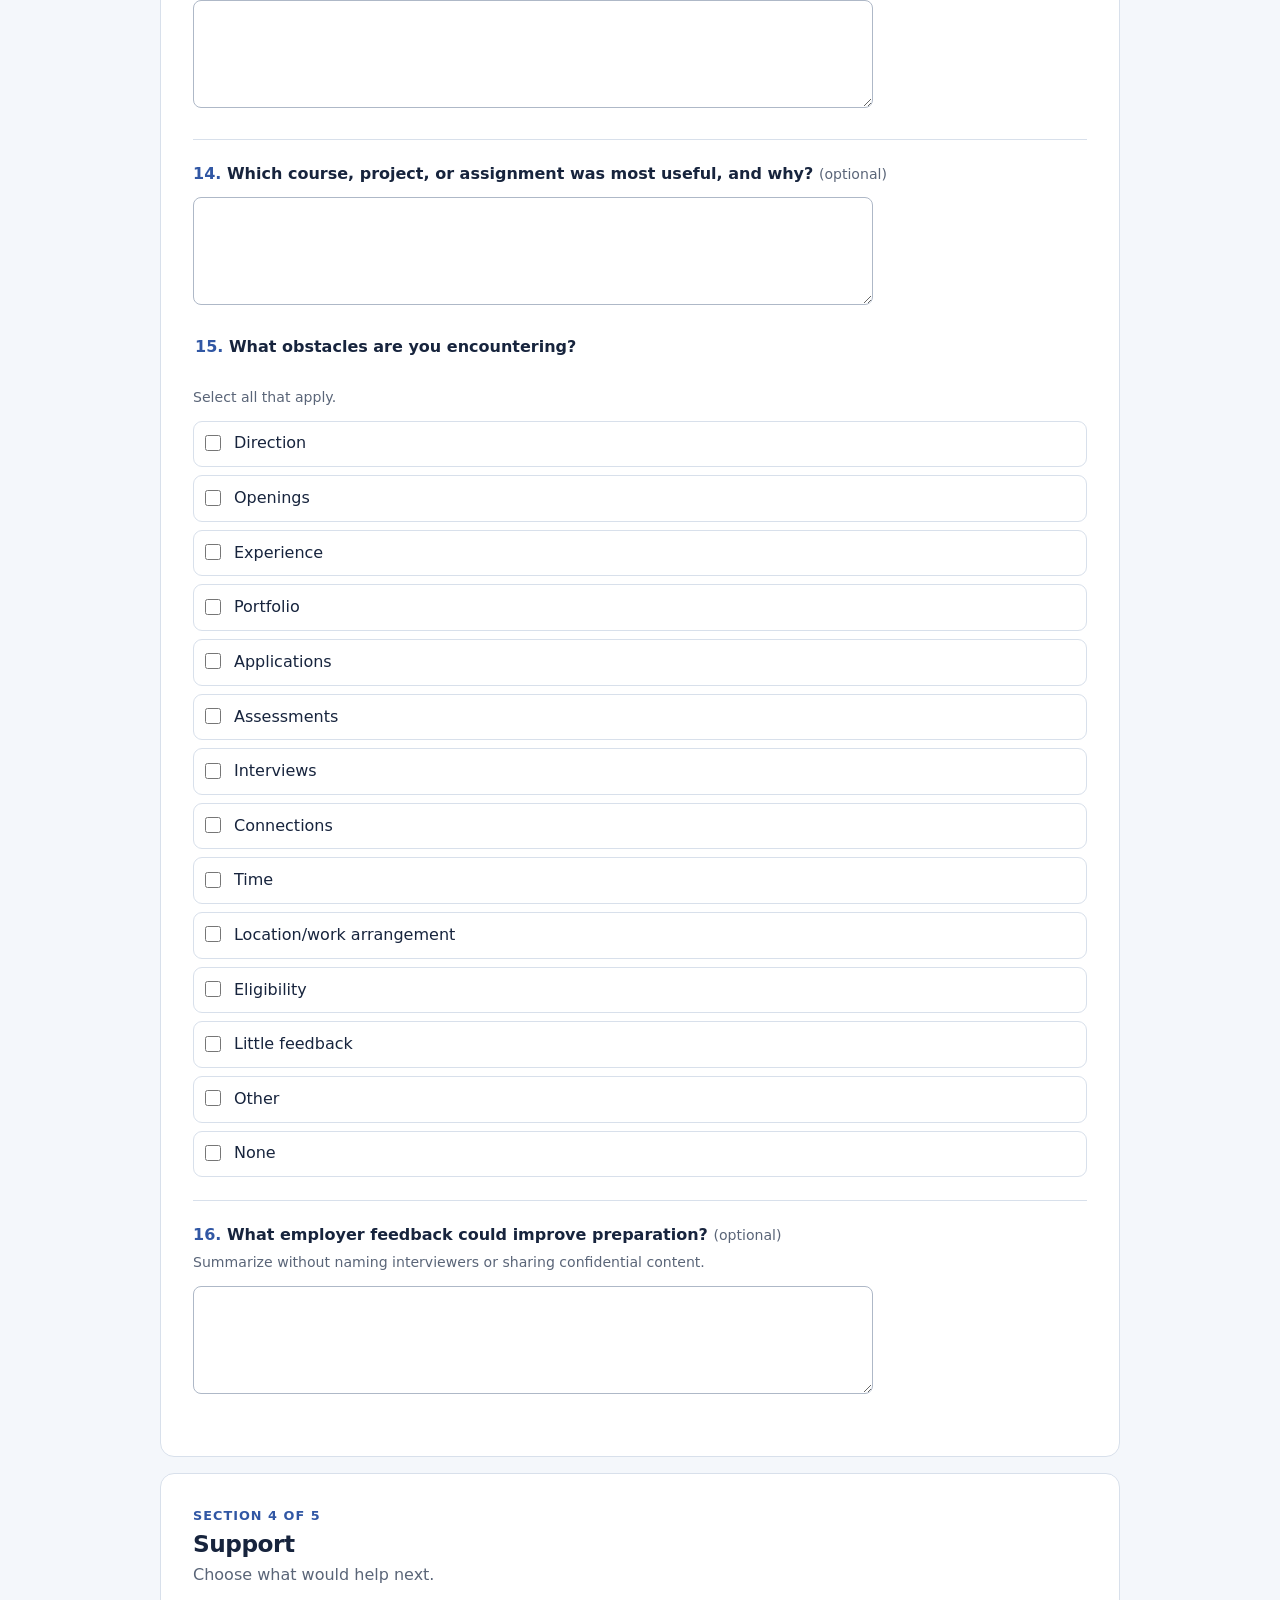
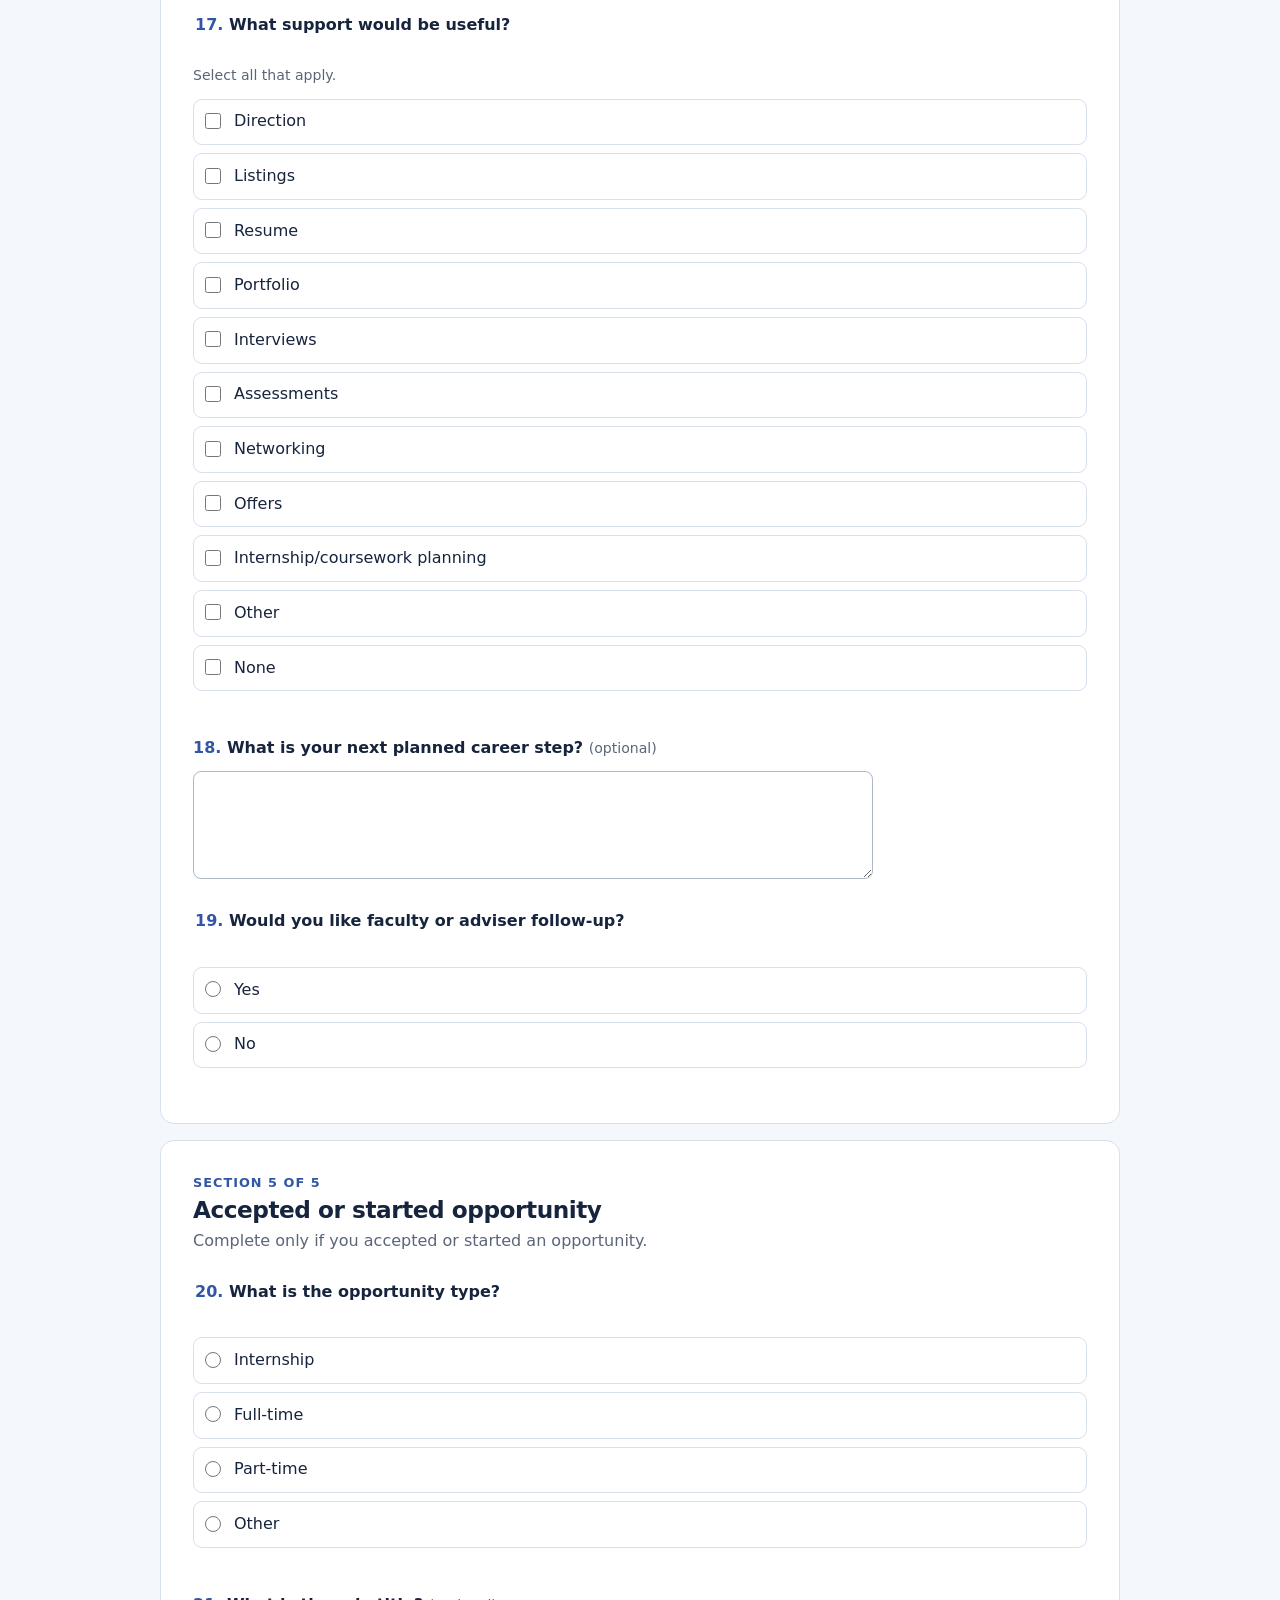
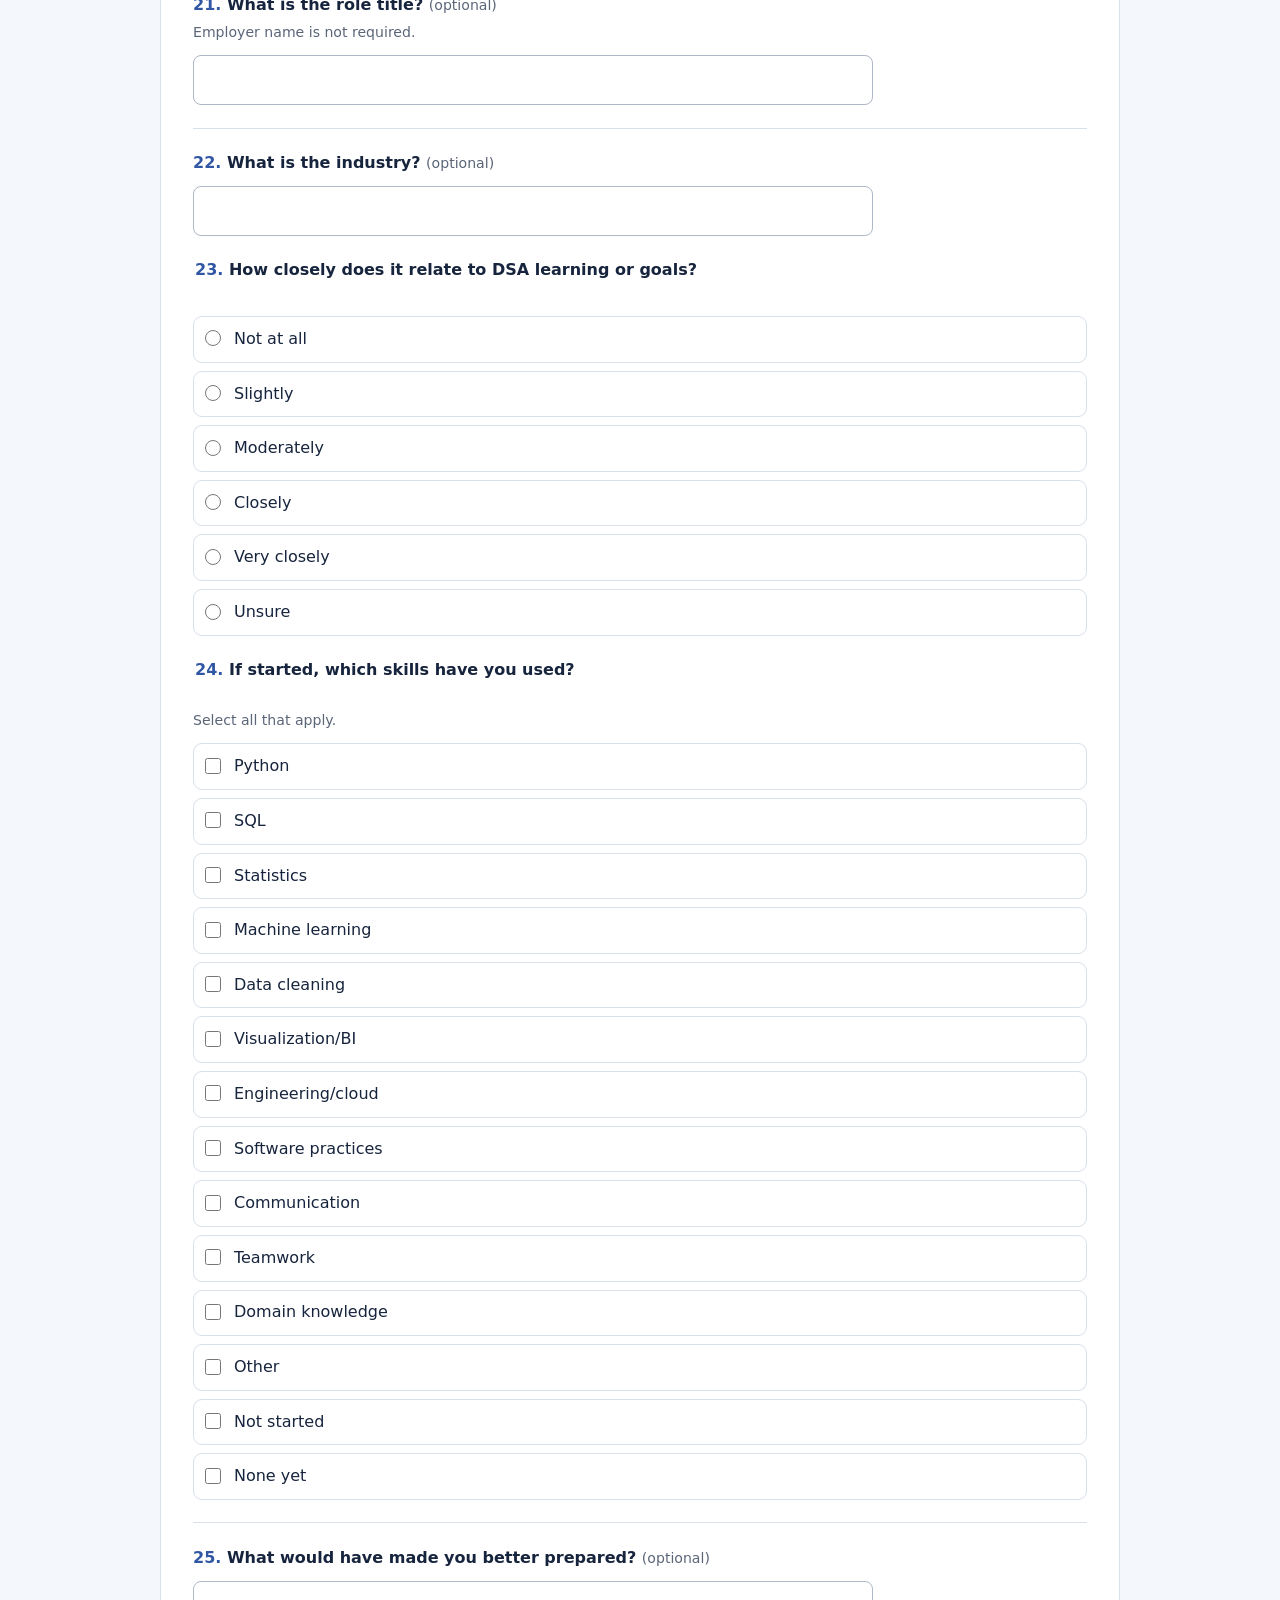
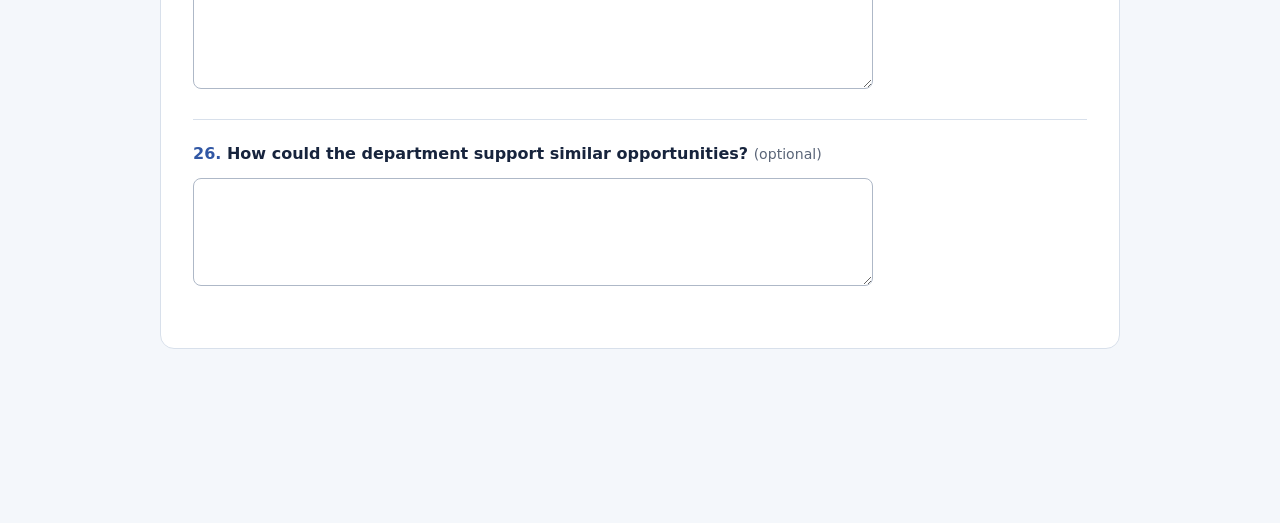
<file: career-long.html>
<!doctype html>
<html lang="en">
<head><meta charset="utf-8"><meta name="viewport" content="width=device-width, initial-scale=1"><meta name="description" content="Local-only expanded career-milestone survey prototype."><title>Career Milestones — Expanded</title><link rel="stylesheet" href="styles.css"></head>
<body>
<a class="skip-link" href="#survey">Skip to survey</a>
<header class="site-header"><div class="site-header__inner"><a class="brand" href="index.html">← Survey collection</a><span class="prototype-pill">Local-only prototype</span></div></header>
<main><section class="hero" data-survey-hero></section><form class="survey-shell" id="survey" data-survey="career-long" novalidate></form></main>
<dialog data-review-dialog aria-labelledby="review-title"><div class="dialog-head"><h2 id="review-title">Local answer review</h2><button class="close-button" type="button" data-close-dialog>Close</button></div><div class="dialog-body" data-review-body></div></dialog>
<script src="app.js"></script>
</body></html>
</file>
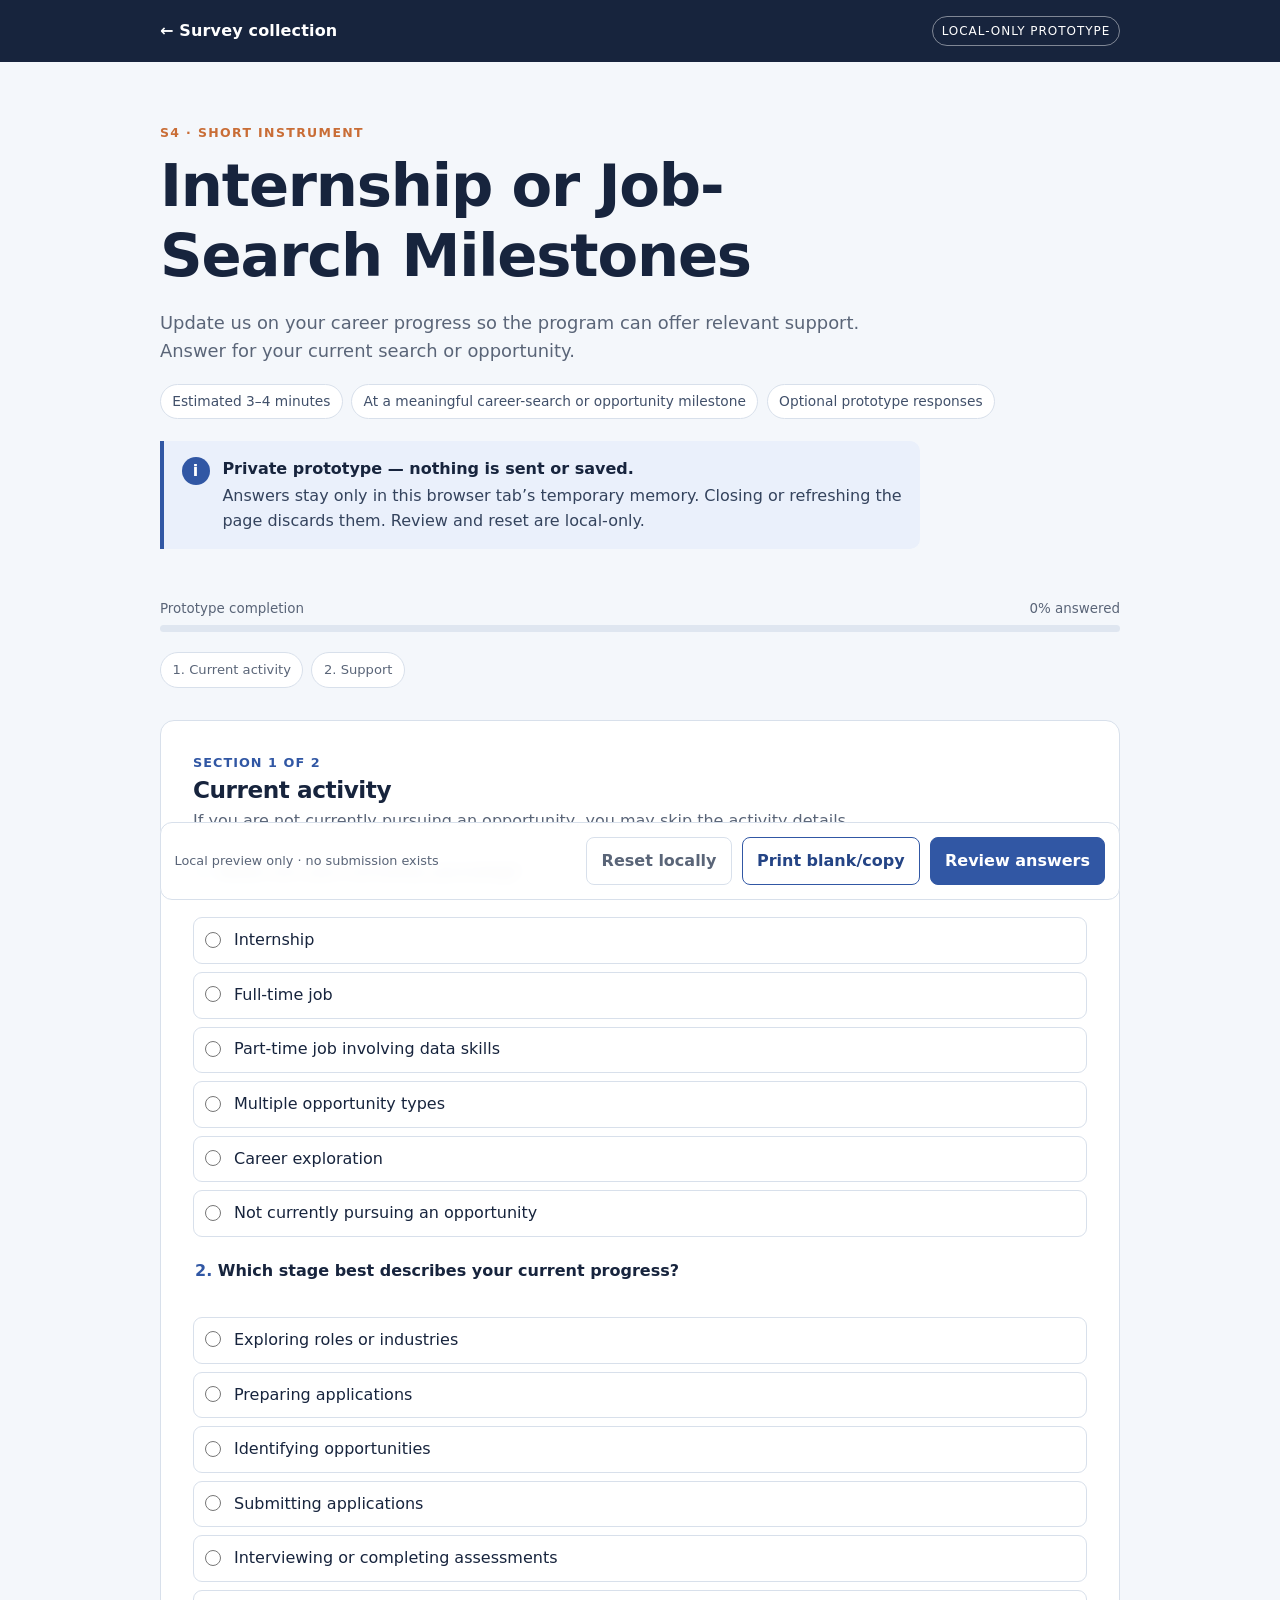
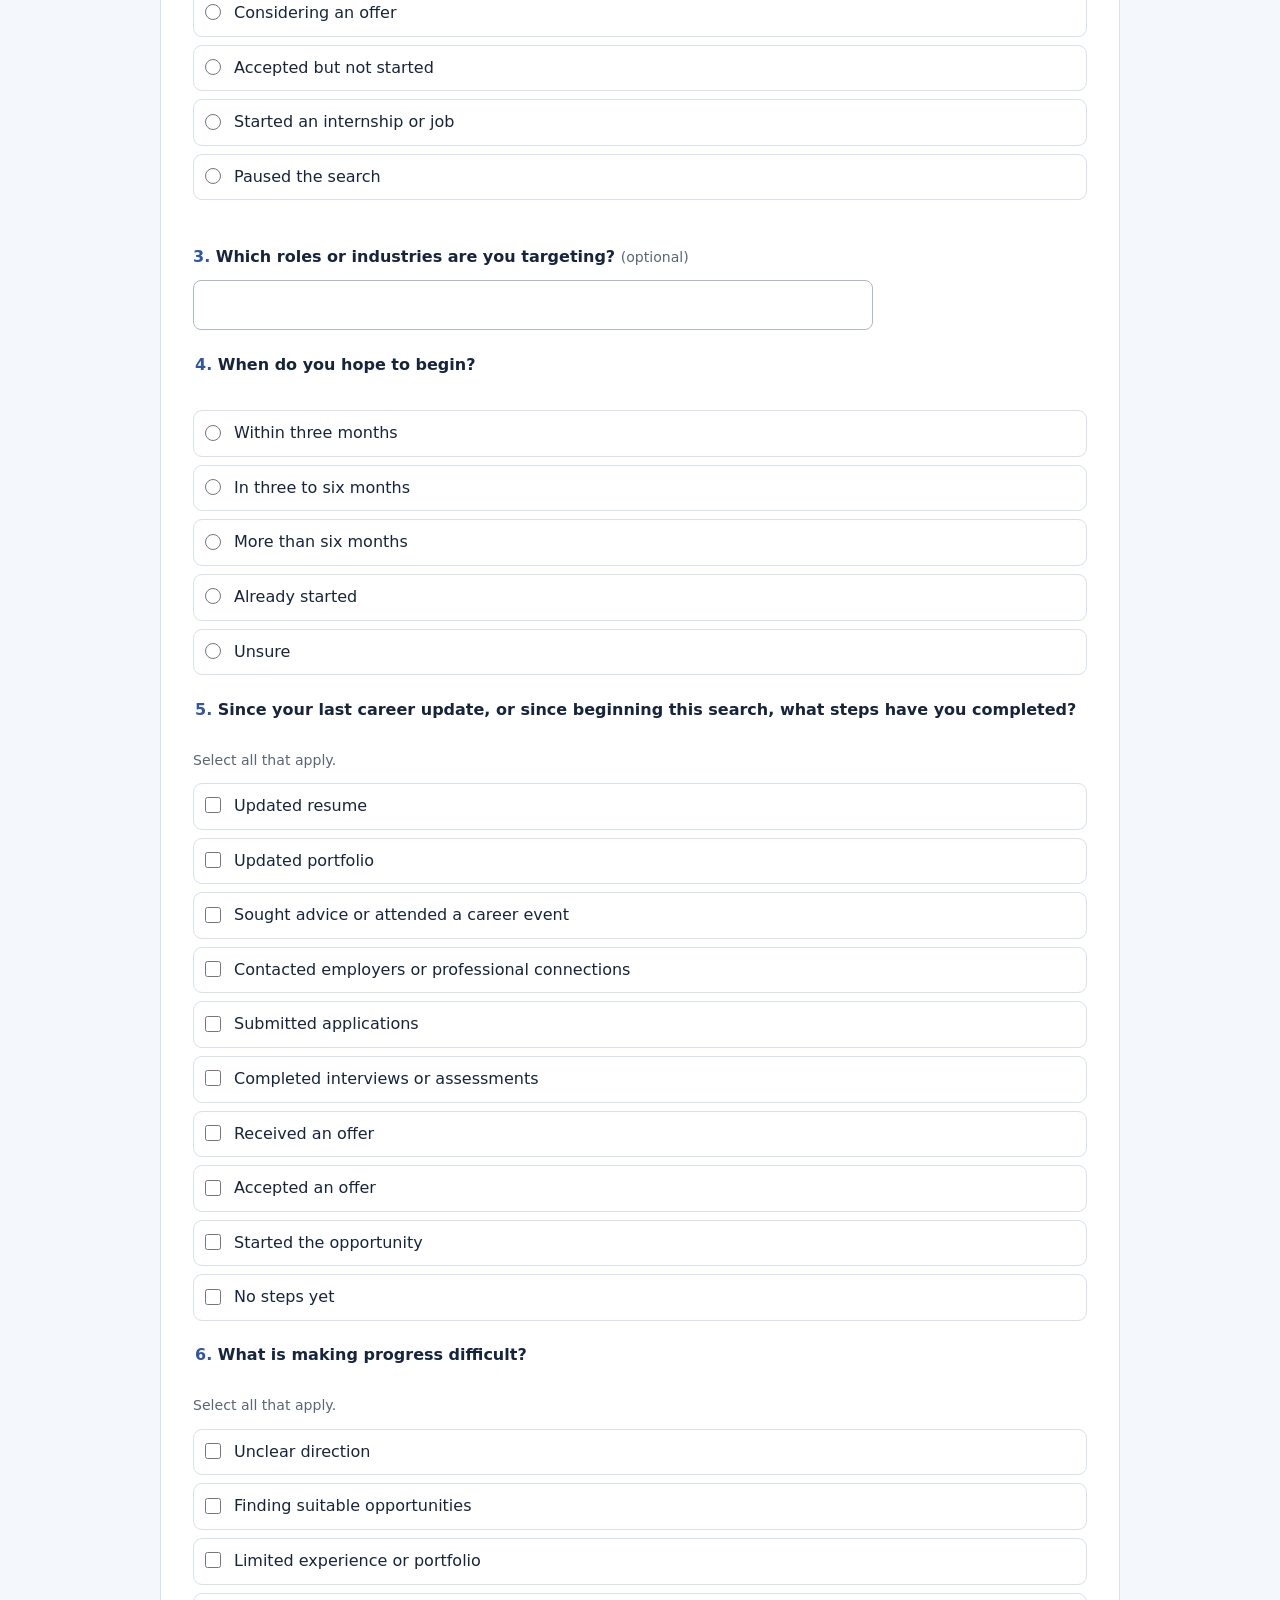
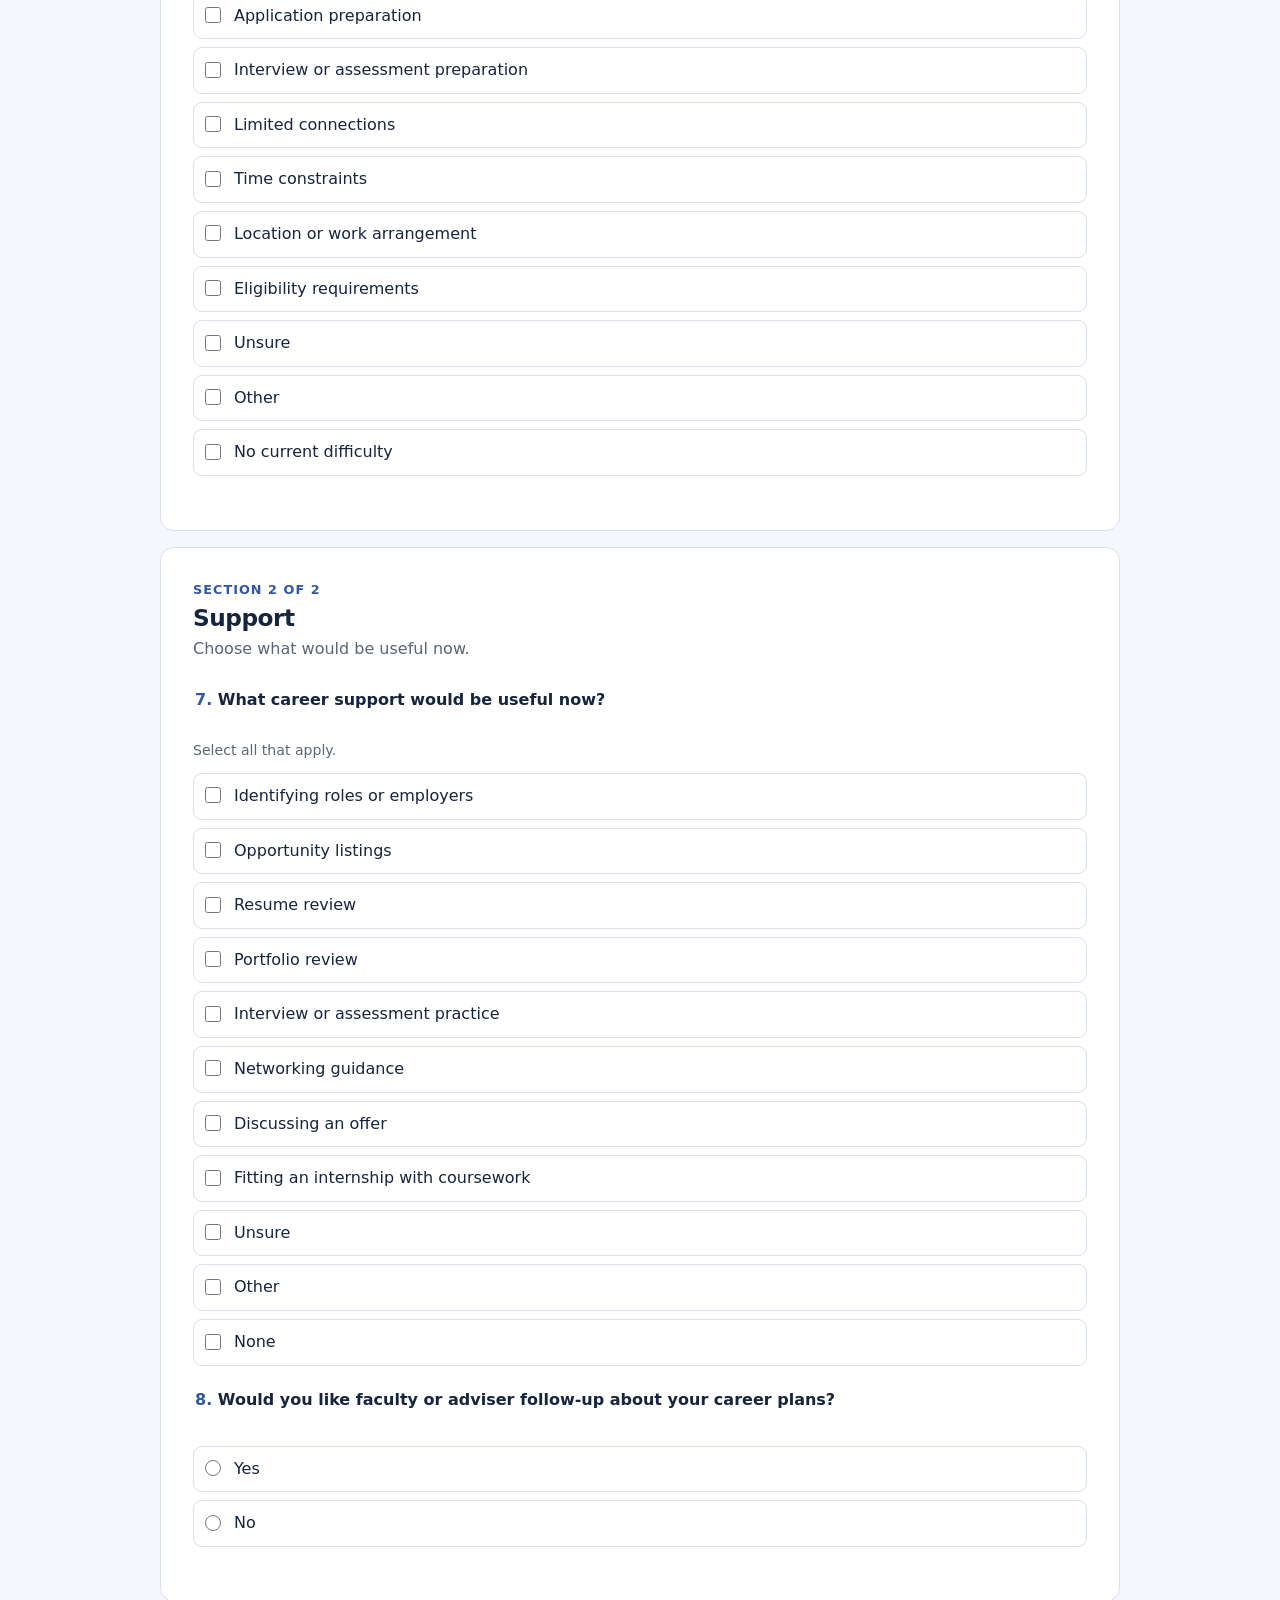
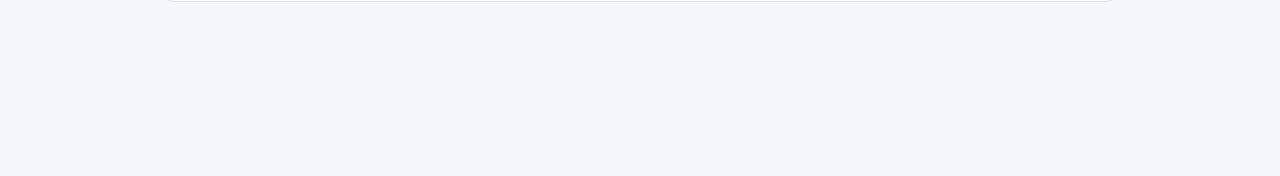
<file: career-short.html>
<!doctype html>
<html lang="en">
<head><meta charset="utf-8"><meta name="viewport" content="width=device-width, initial-scale=1"><meta name="description" content="Local-only short career-milestone survey prototype."><title>Career Milestones — Short</title><link rel="stylesheet" href="styles.css"></head>
<body>
<a class="skip-link" href="#survey">Skip to survey</a>
<header class="site-header"><div class="site-header__inner"><a class="brand" href="index.html">← Survey collection</a><span class="prototype-pill">Local-only prototype</span></div></header>
<main><section class="hero" data-survey-hero></section><form class="survey-shell" id="survey" data-survey="career-short" novalidate></form></main>
<dialog data-review-dialog aria-labelledby="review-title"><div class="dialog-head"><h2 id="review-title">Local answer review</h2><button class="close-button" type="button" data-close-dialog>Close</button></div><div class="dialog-body" data-review-body></div></dialog>
<script src="app.js"></script>
</body></html>
</file>
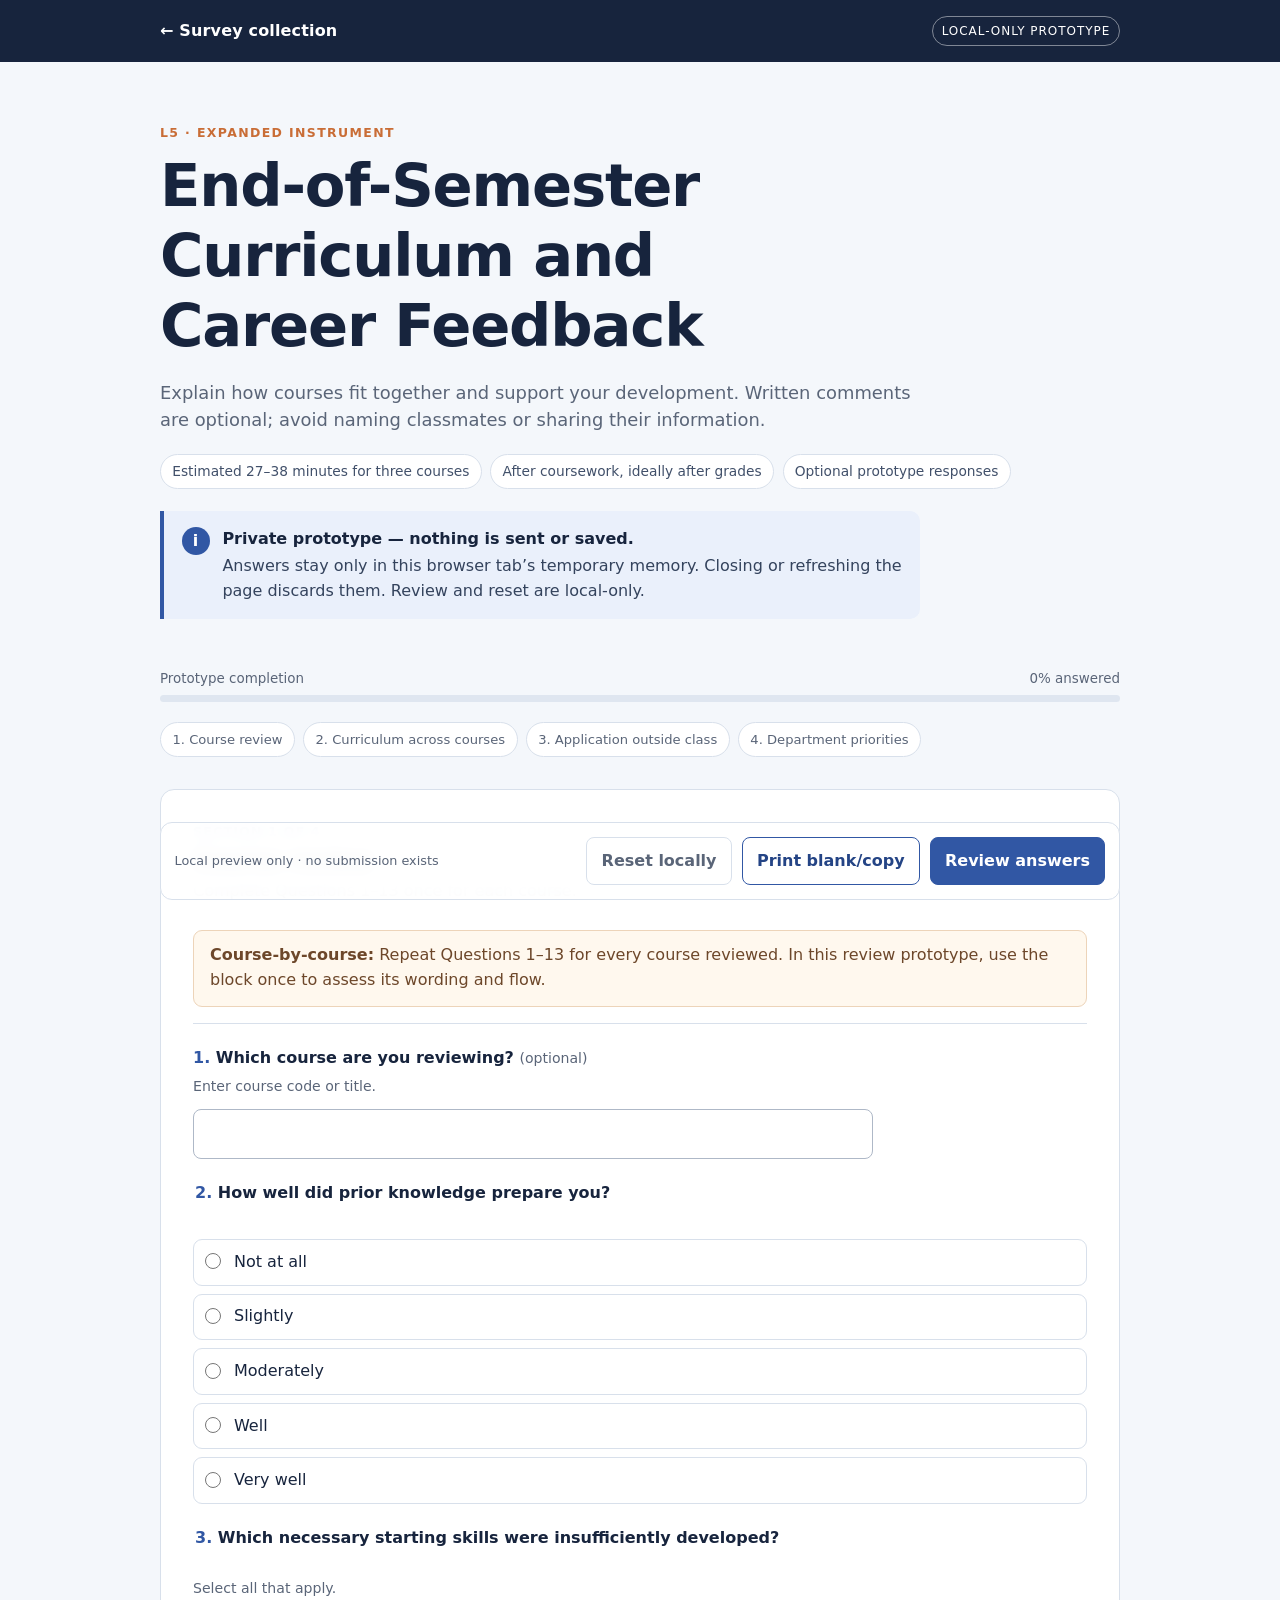
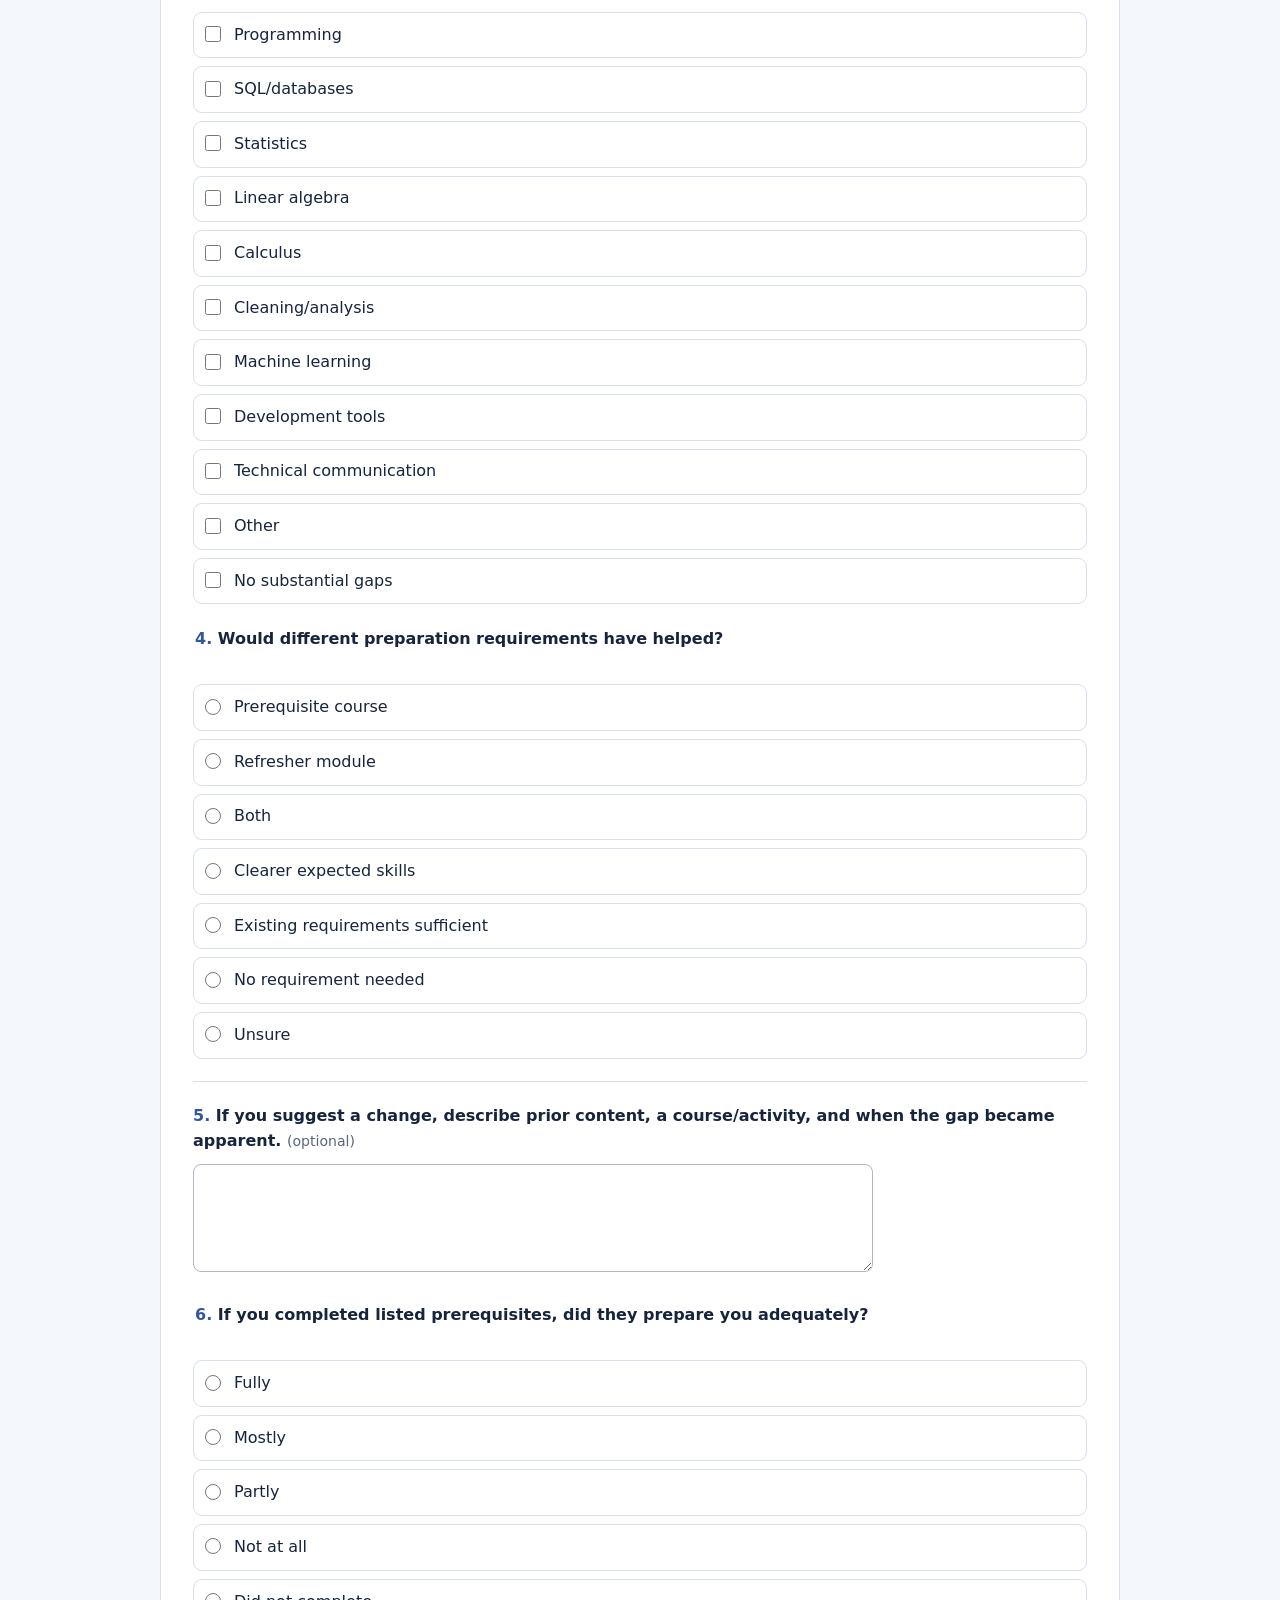
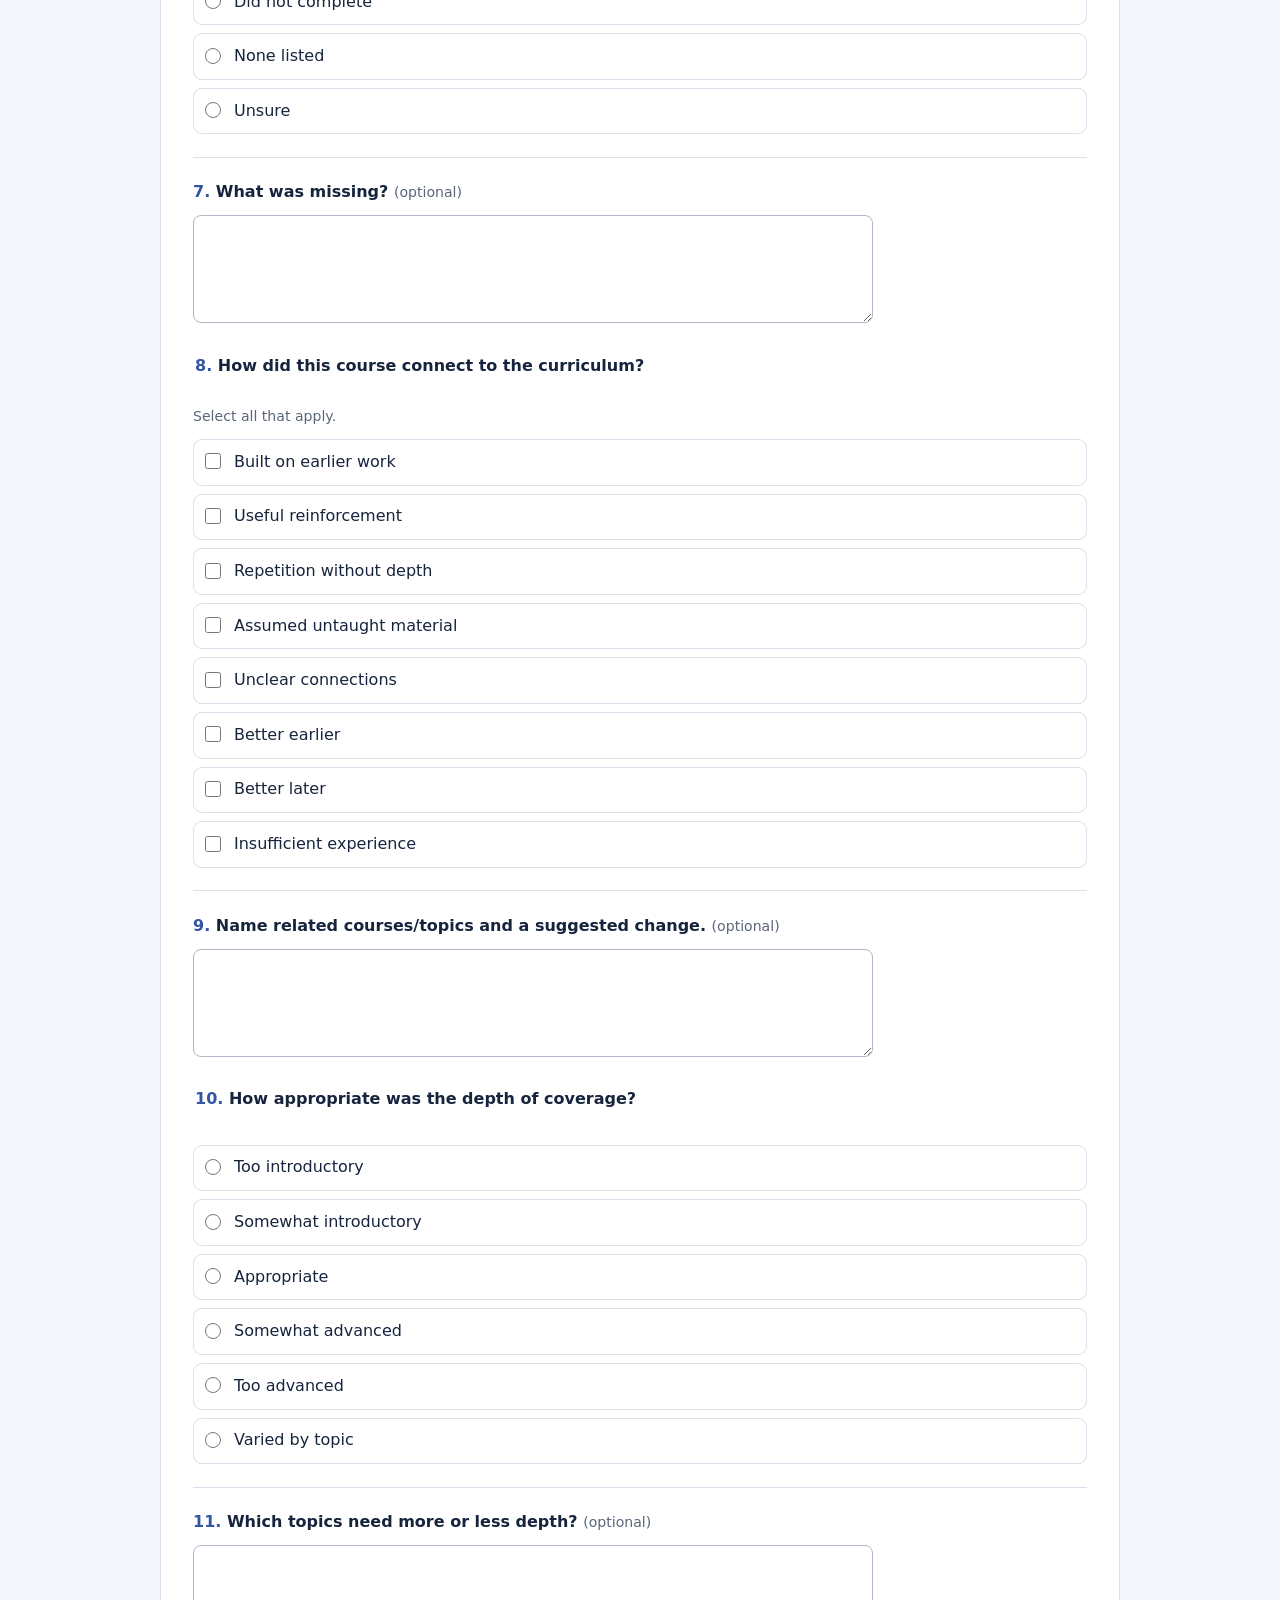
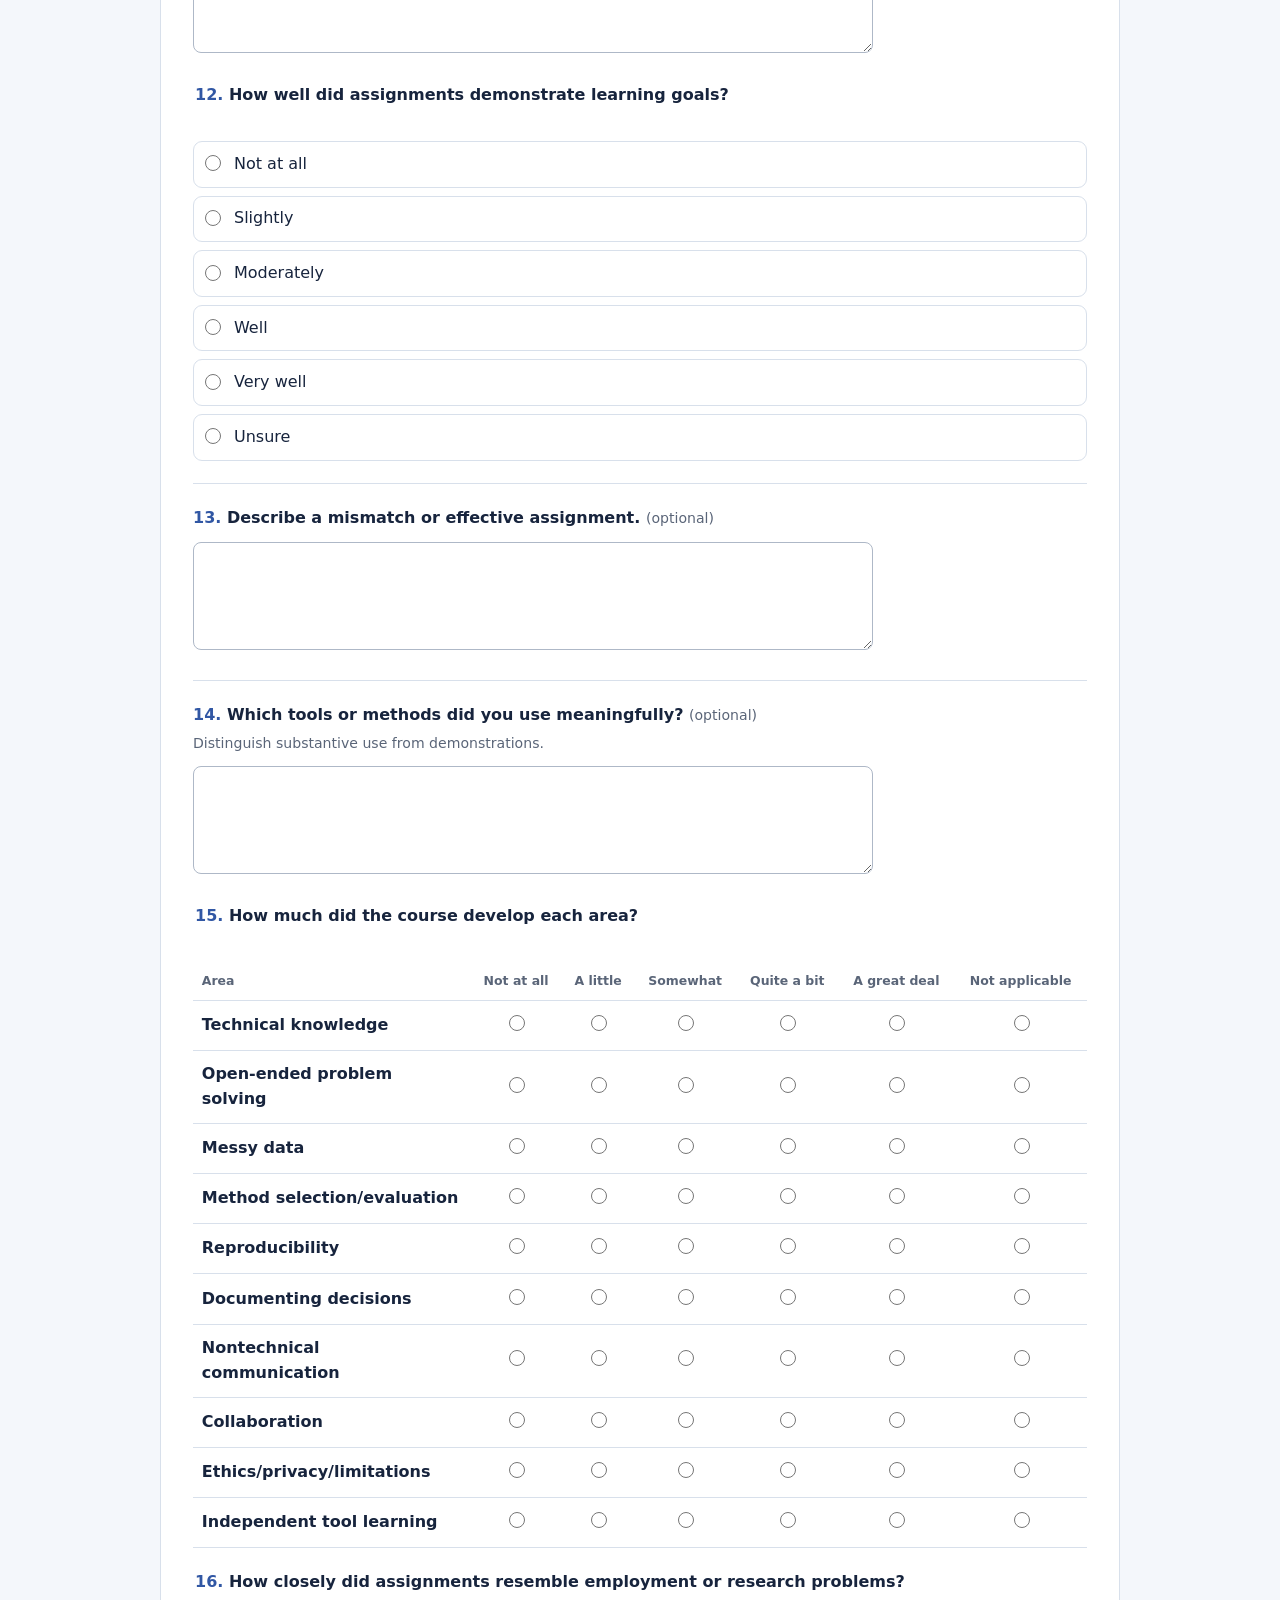
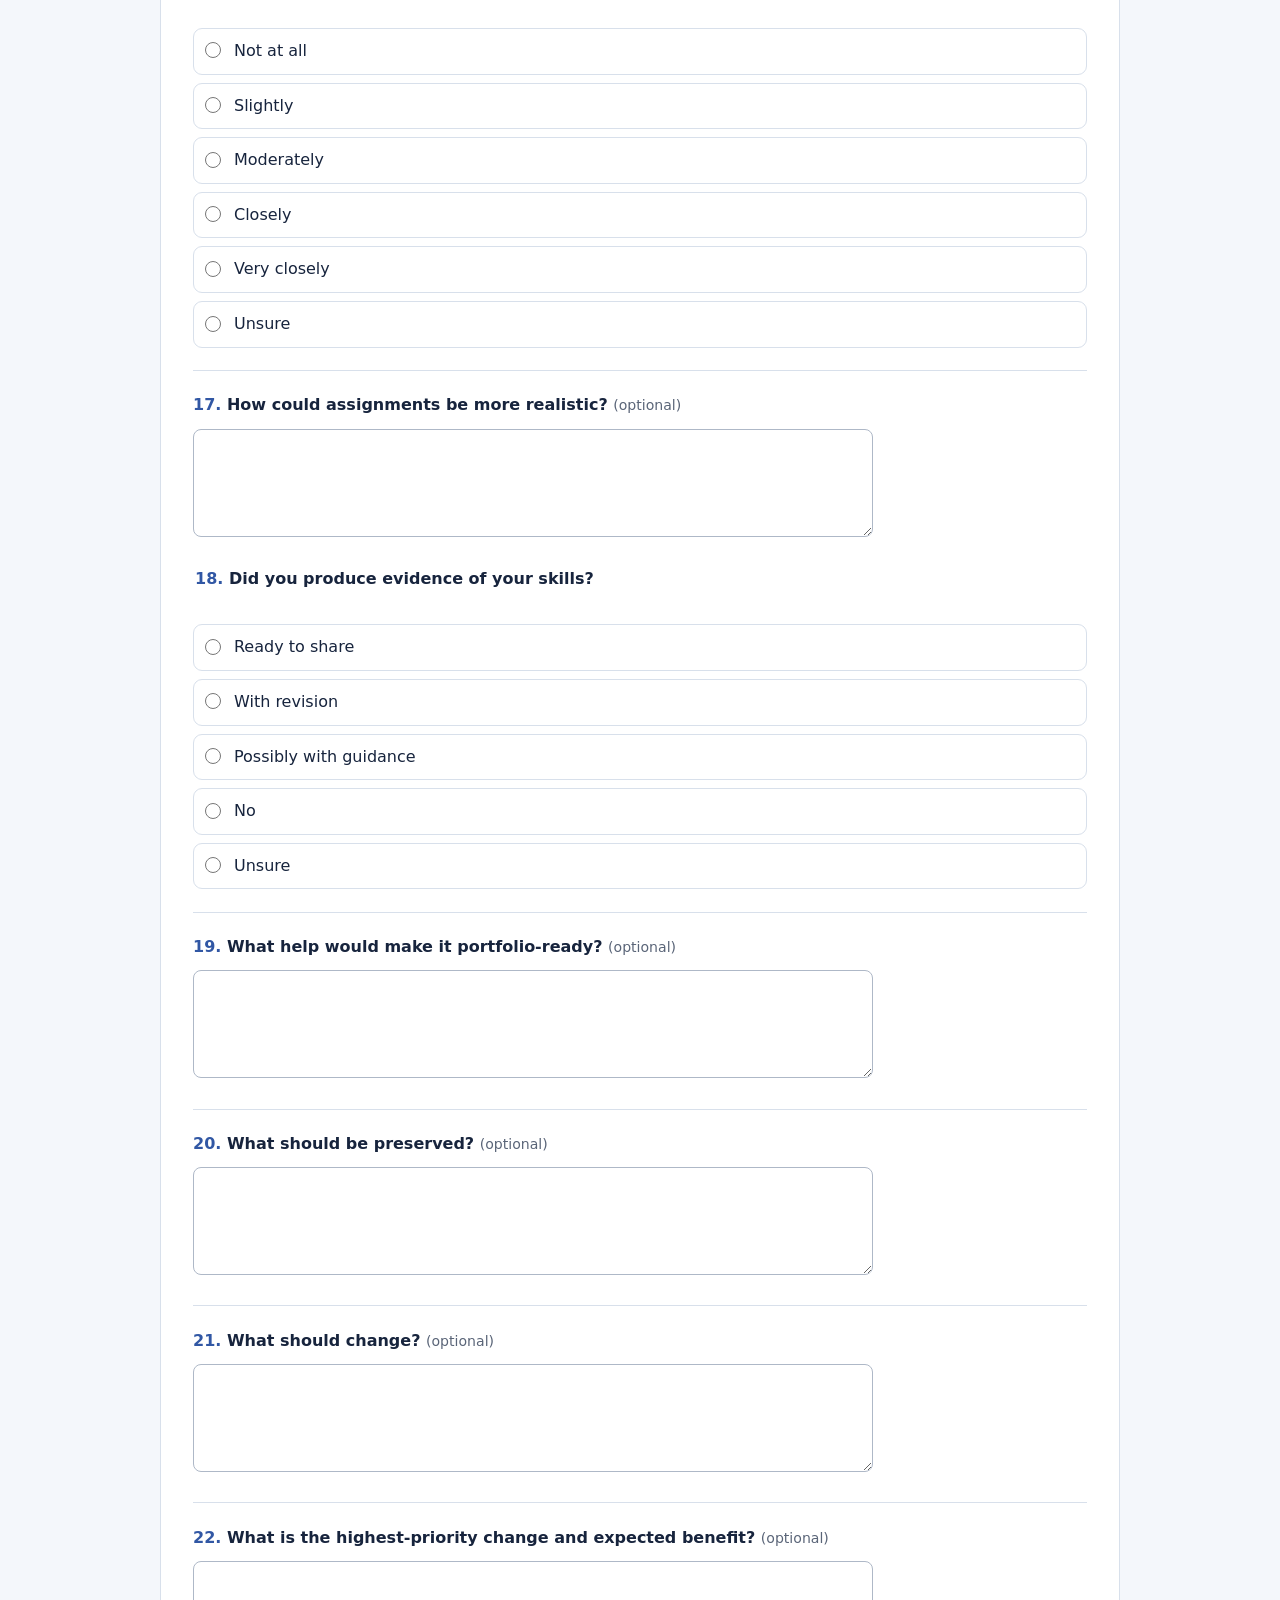
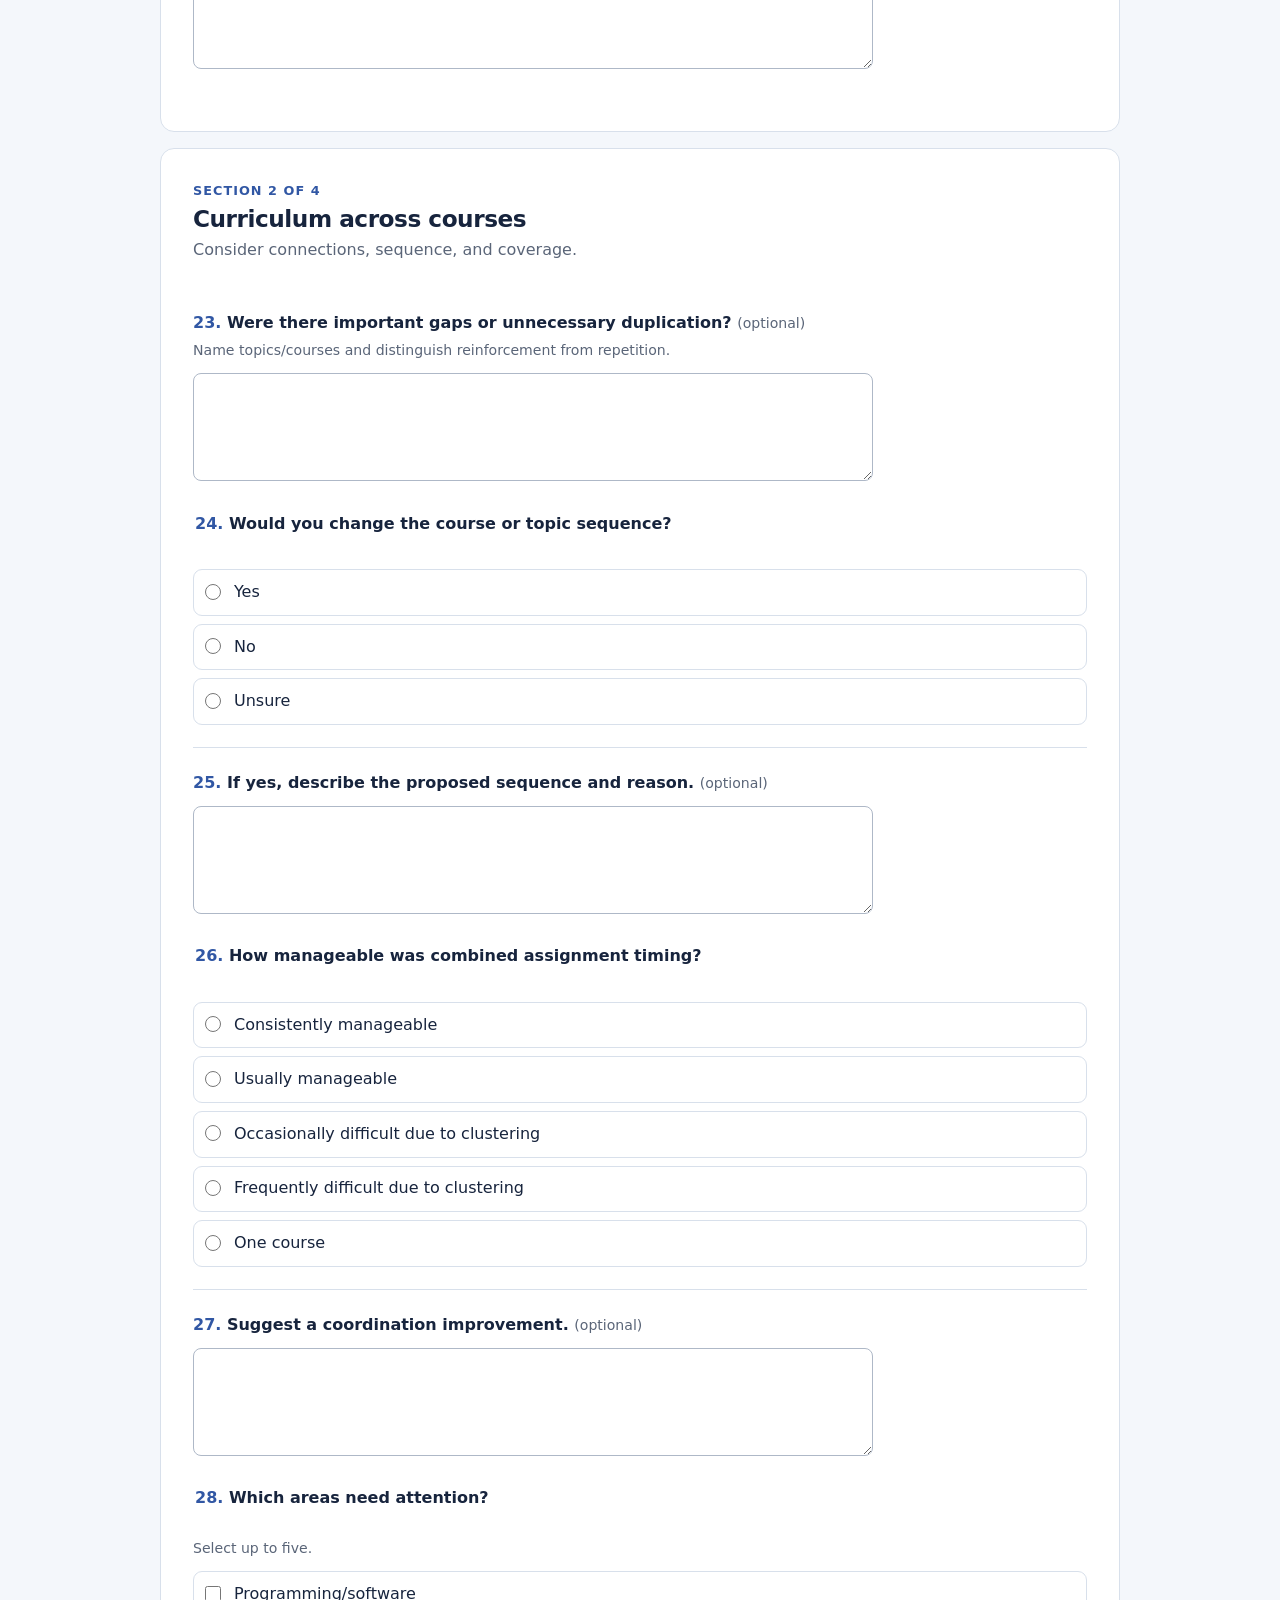
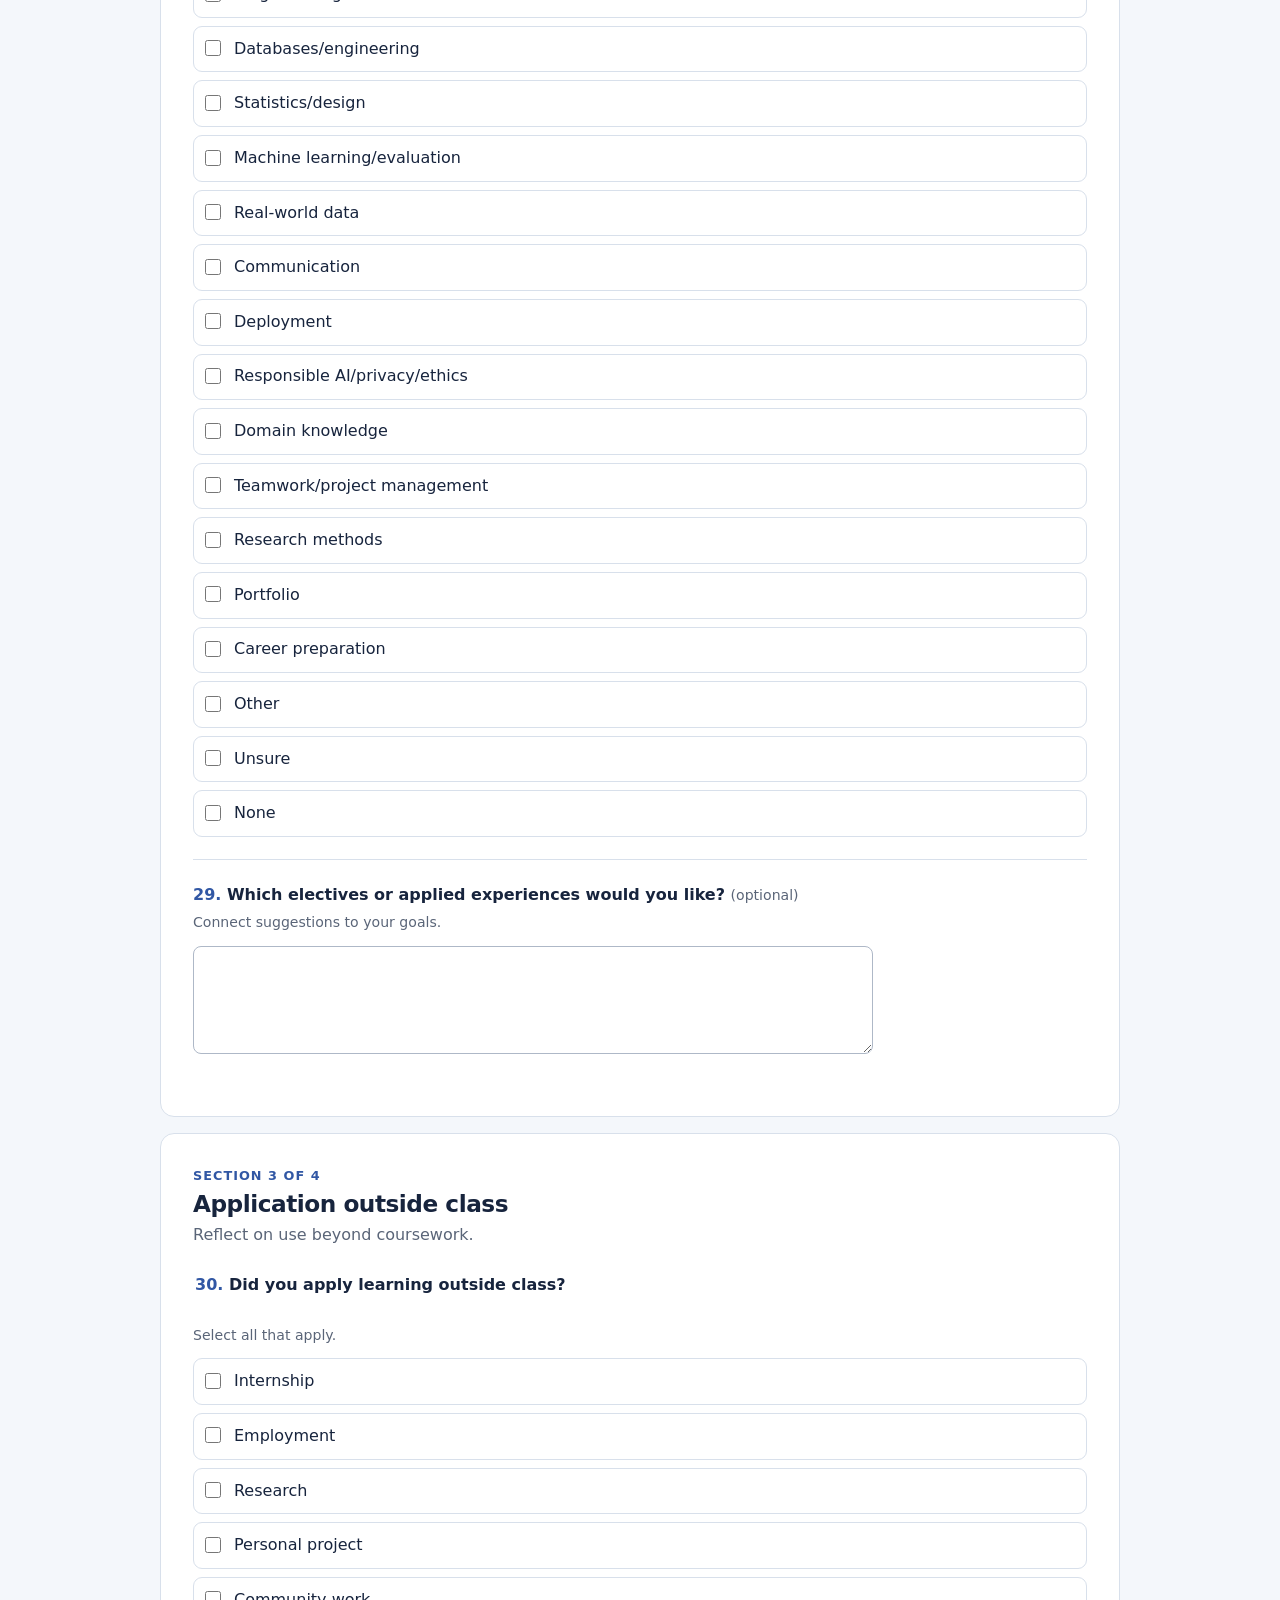
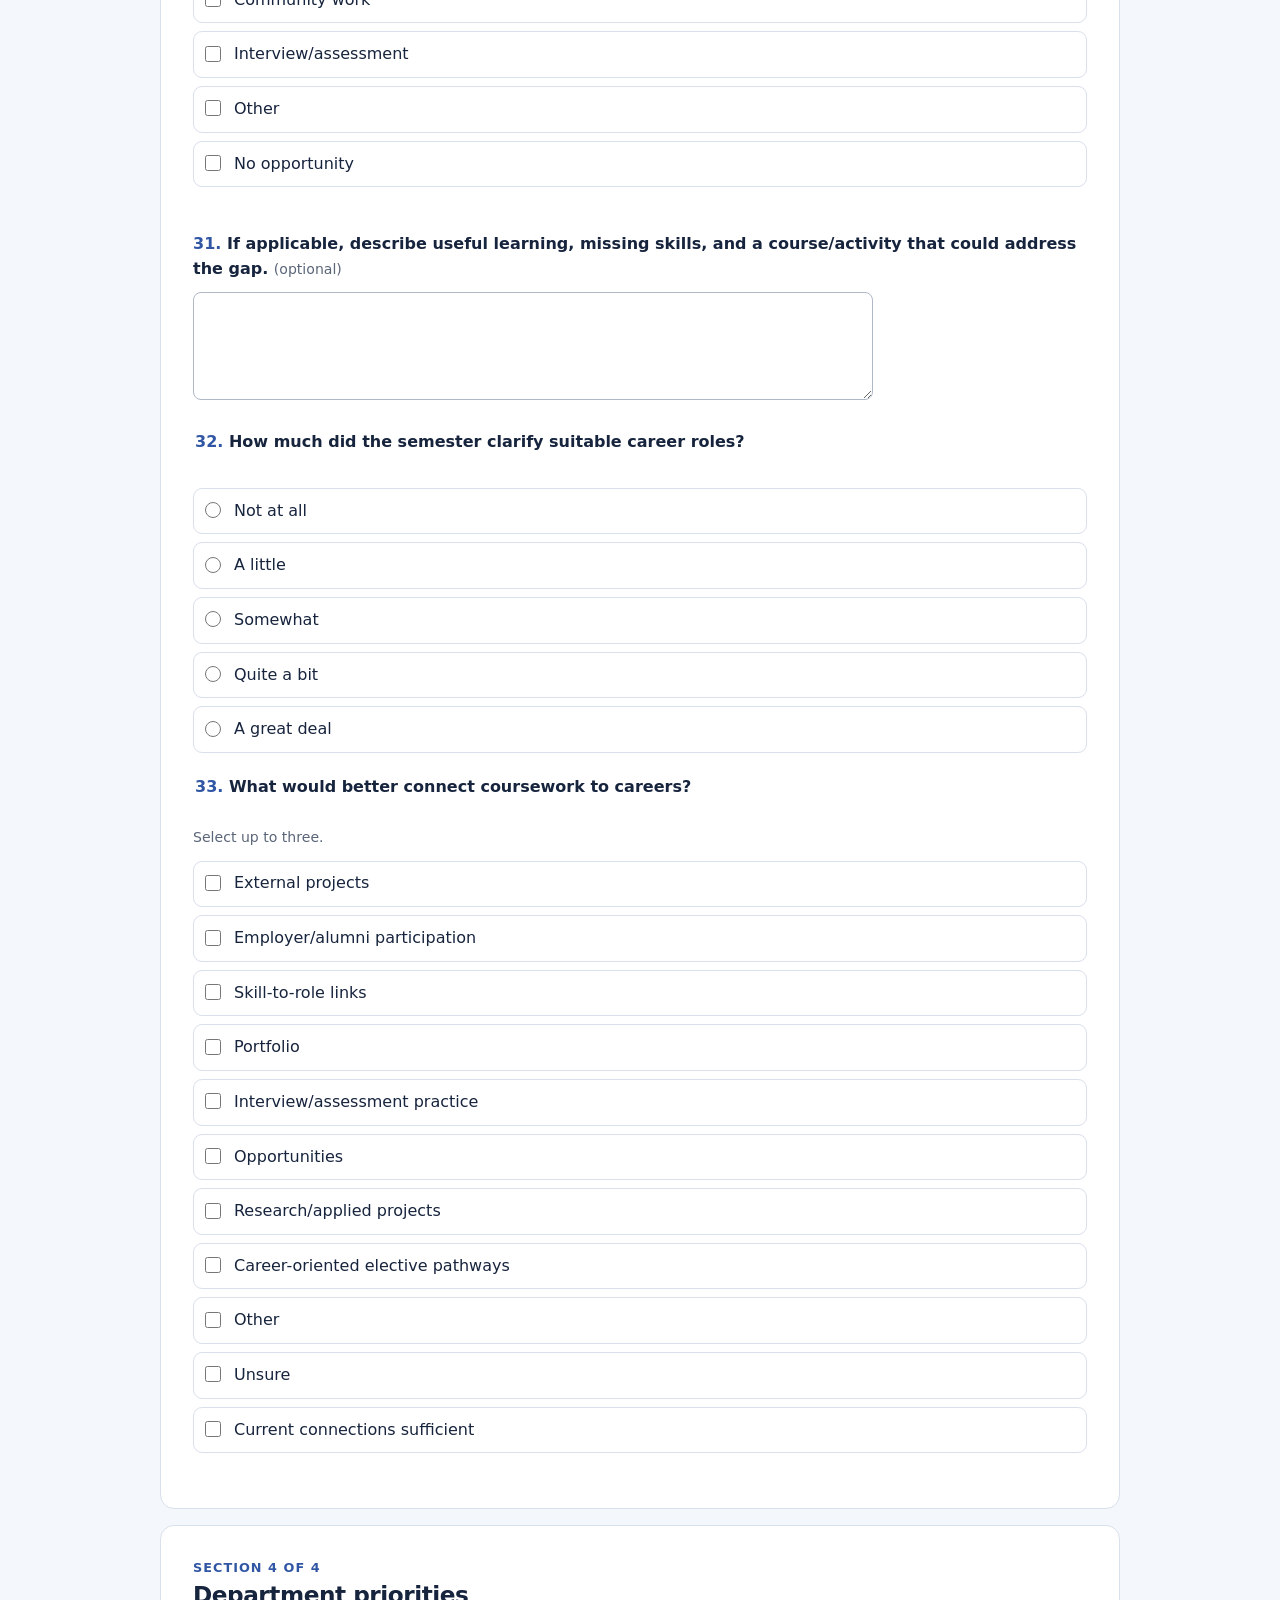
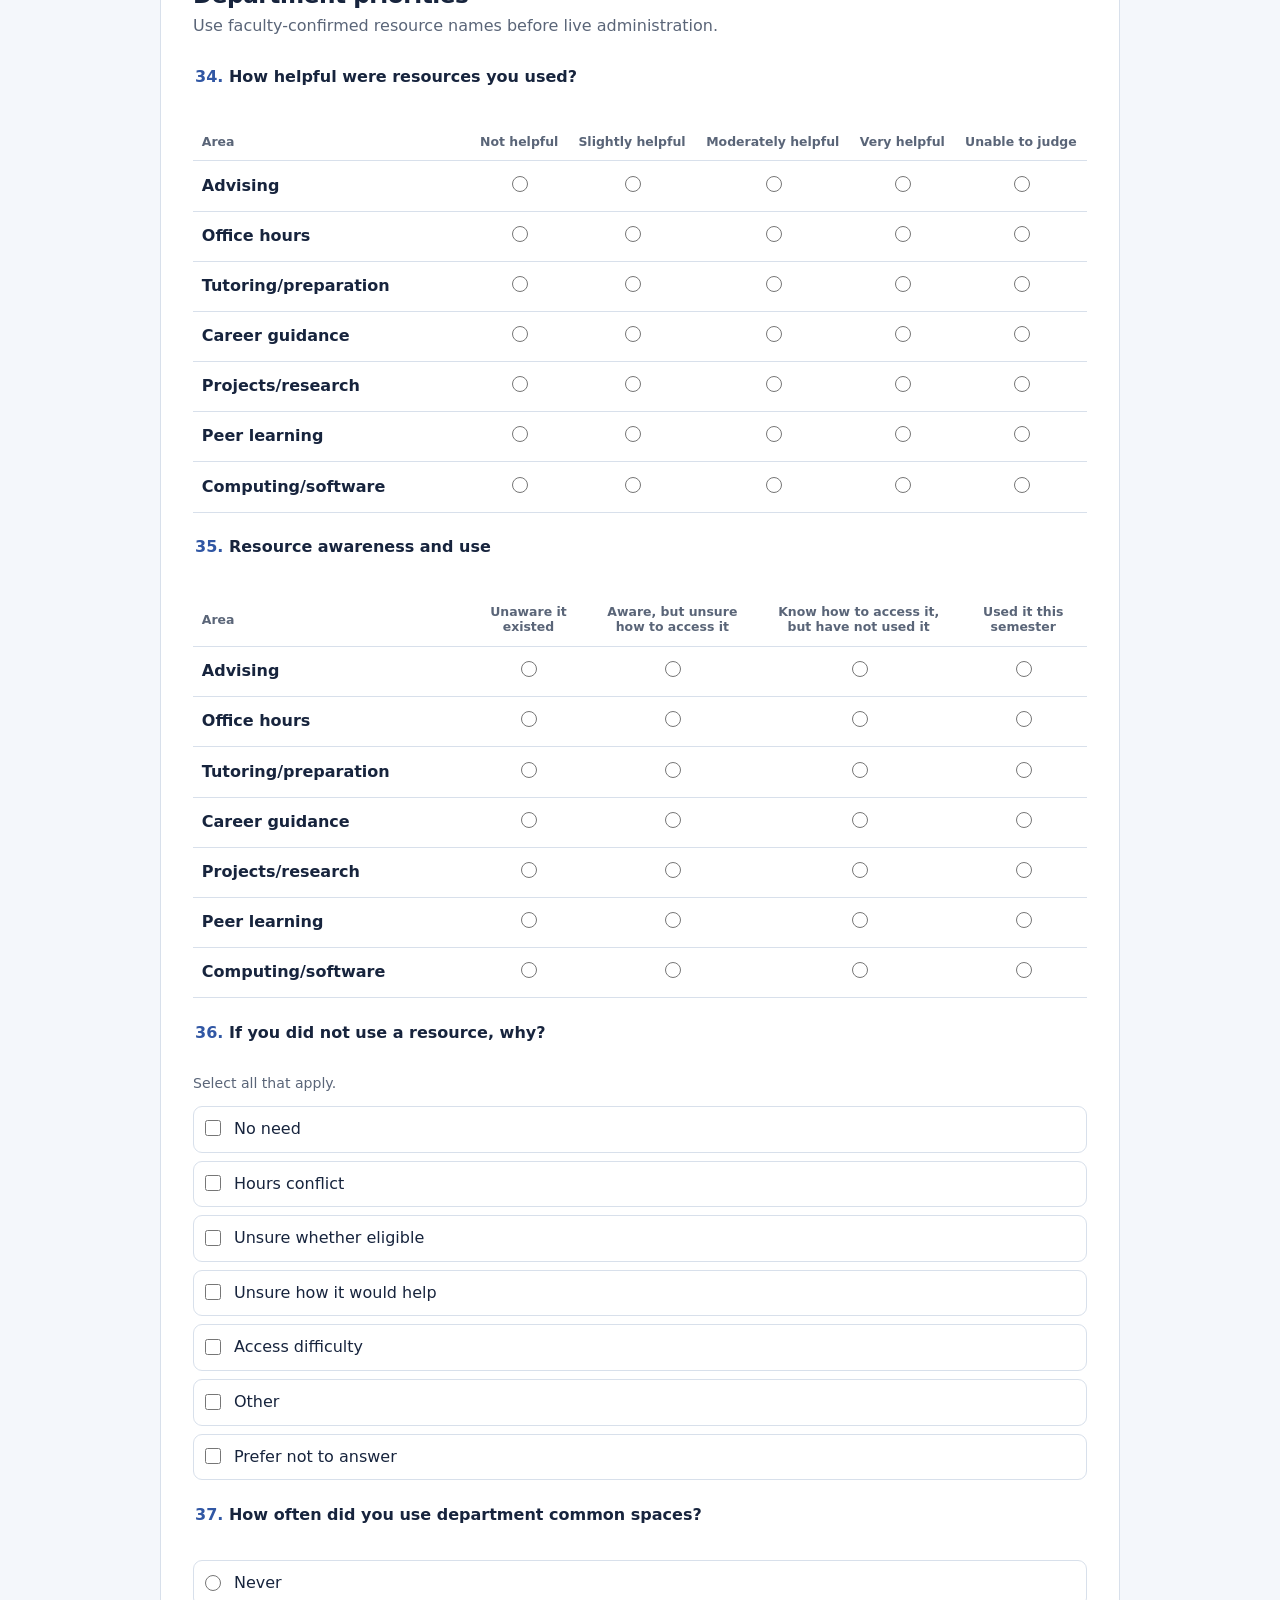
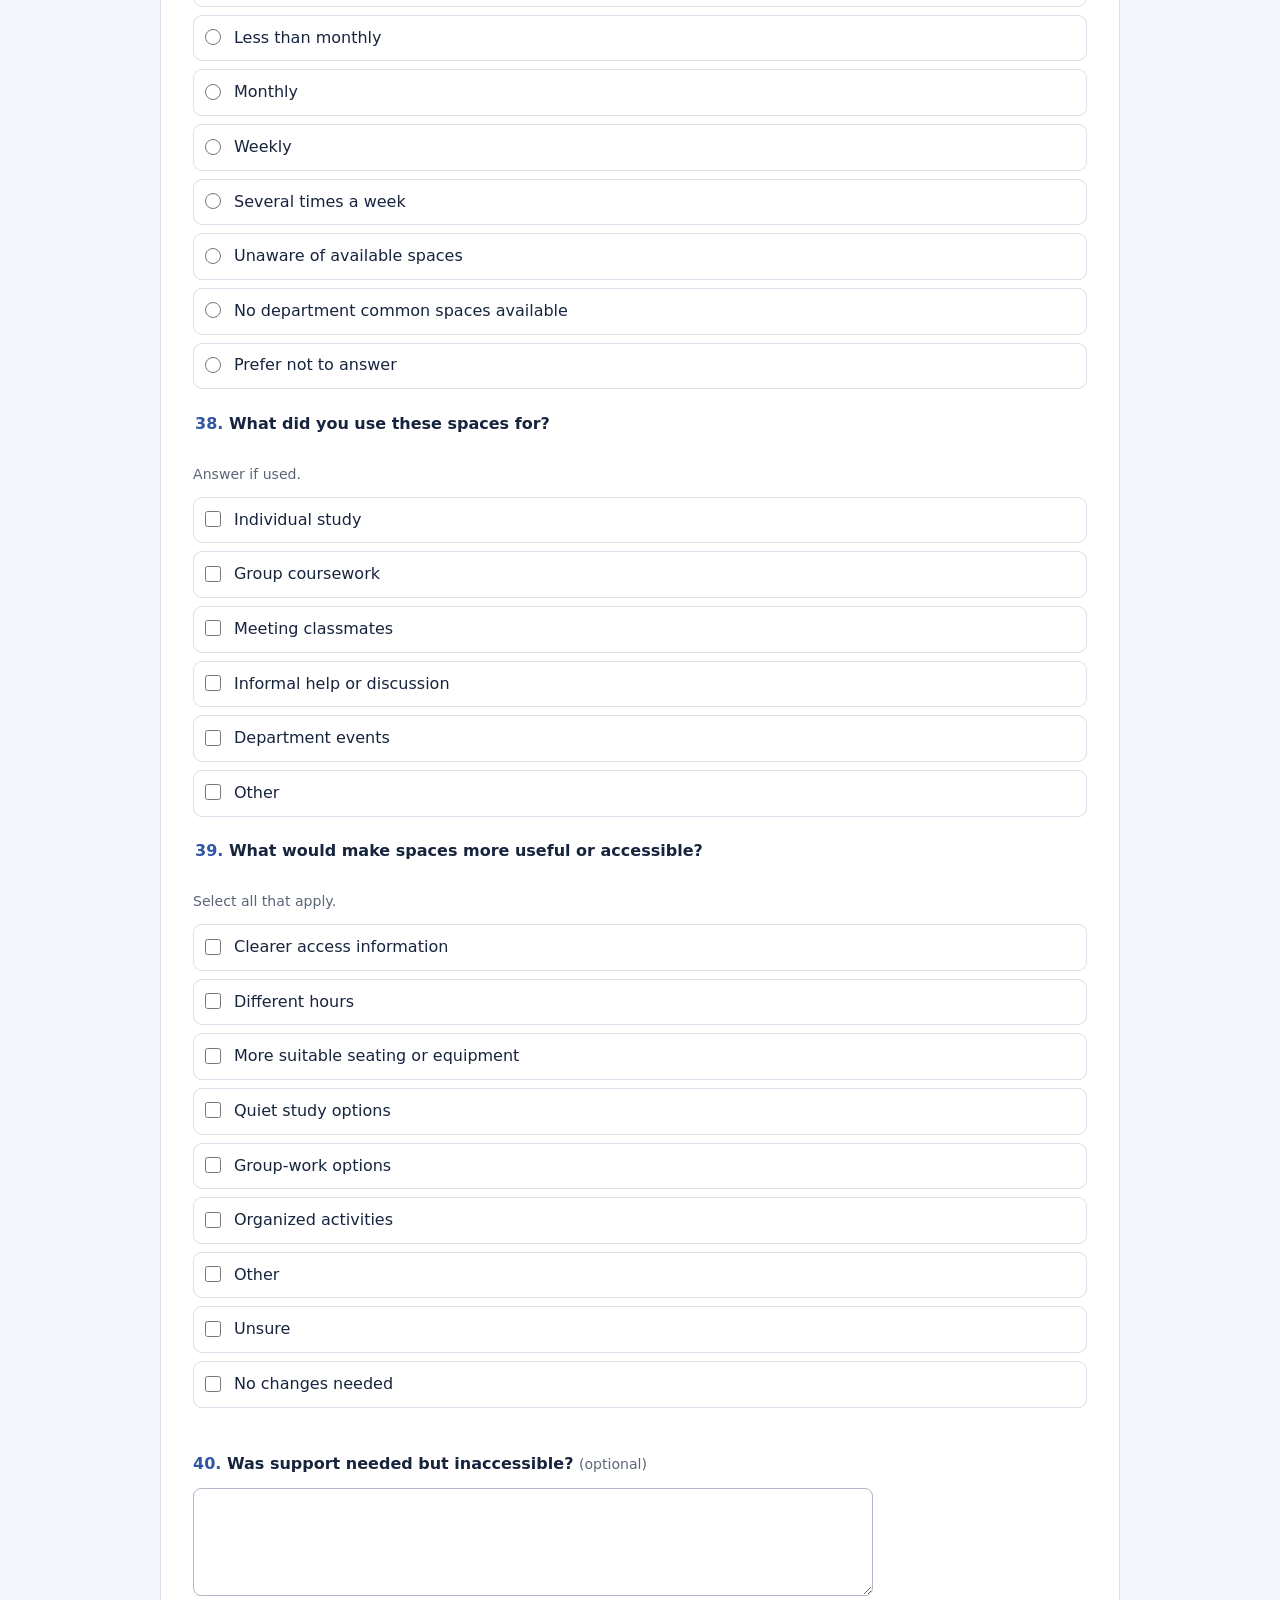
<file: end-long.html>
<!doctype html>
<html lang="en">
<head><meta charset="utf-8"><meta name="viewport" content="width=device-width, initial-scale=1"><meta name="description" content="Local-only expanded end-of-semester survey prototype."><title>End-of-Semester Feedback — Expanded</title><link rel="stylesheet" href="styles.css"></head>
<body>
<a class="skip-link" href="#survey">Skip to survey</a>
<header class="site-header"><div class="site-header__inner"><a class="brand" href="index.html">← Survey collection</a><span class="prototype-pill">Local-only prototype</span></div></header>
<main><section class="hero" data-survey-hero></section><form class="survey-shell" id="survey" data-survey="end-long" novalidate></form></main>
<dialog data-review-dialog aria-labelledby="review-title"><div class="dialog-head"><h2 id="review-title">Local answer review</h2><button class="close-button" type="button" data-close-dialog>Close</button></div><div class="dialog-body" data-review-body></div></dialog>
<script src="app.js"></script>
</body></html>
</file>
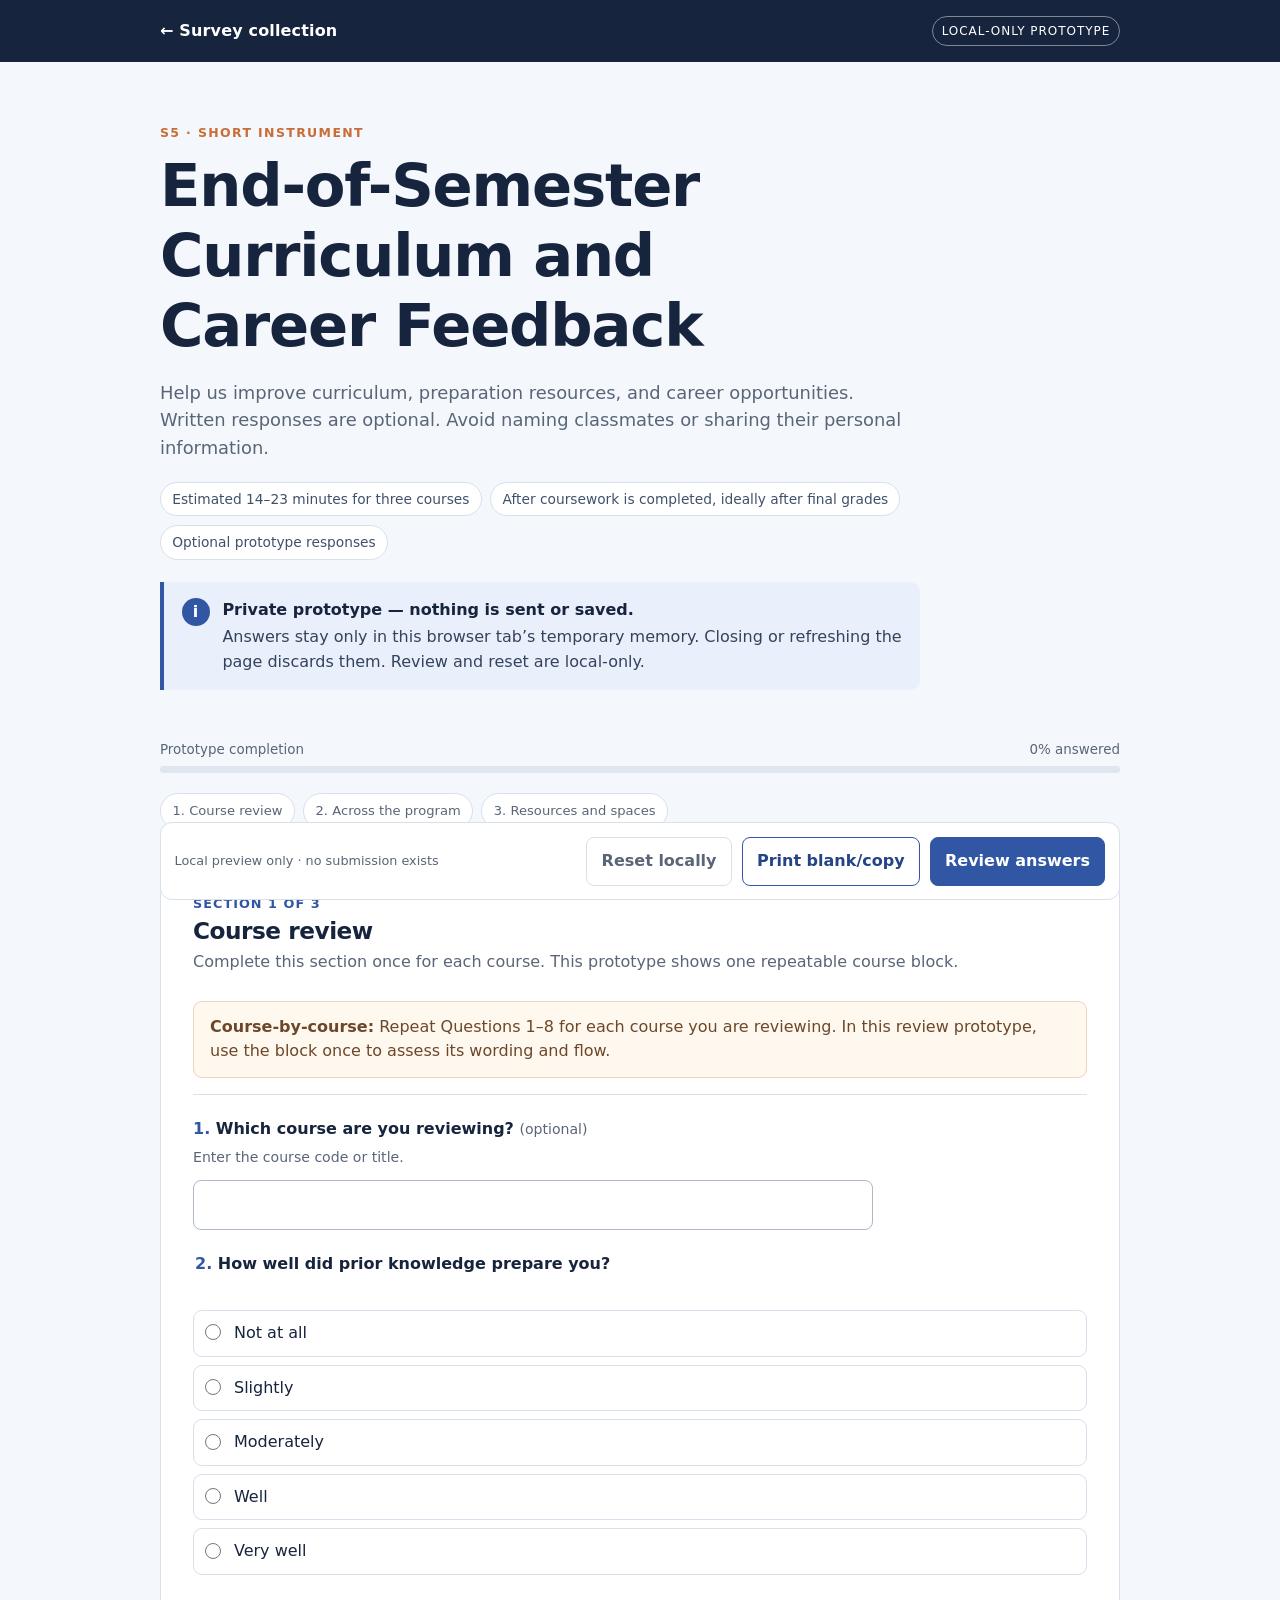
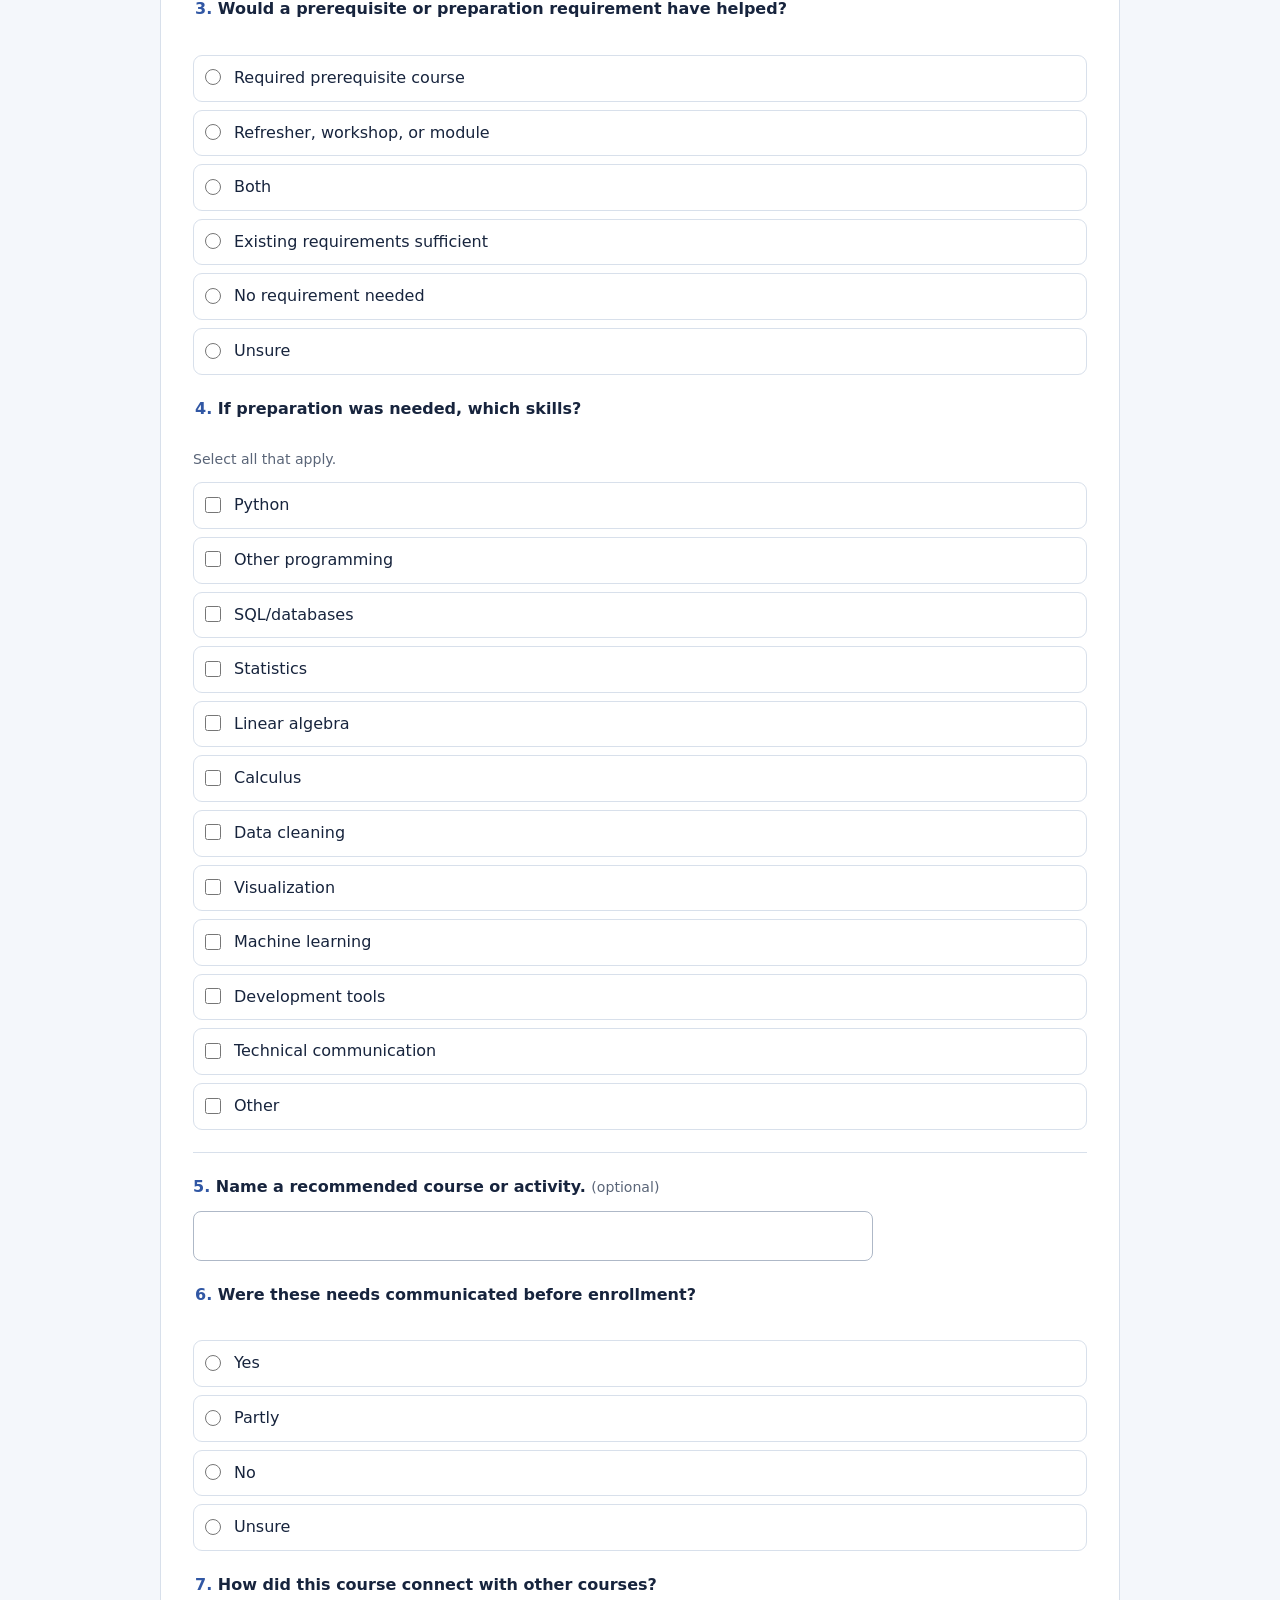
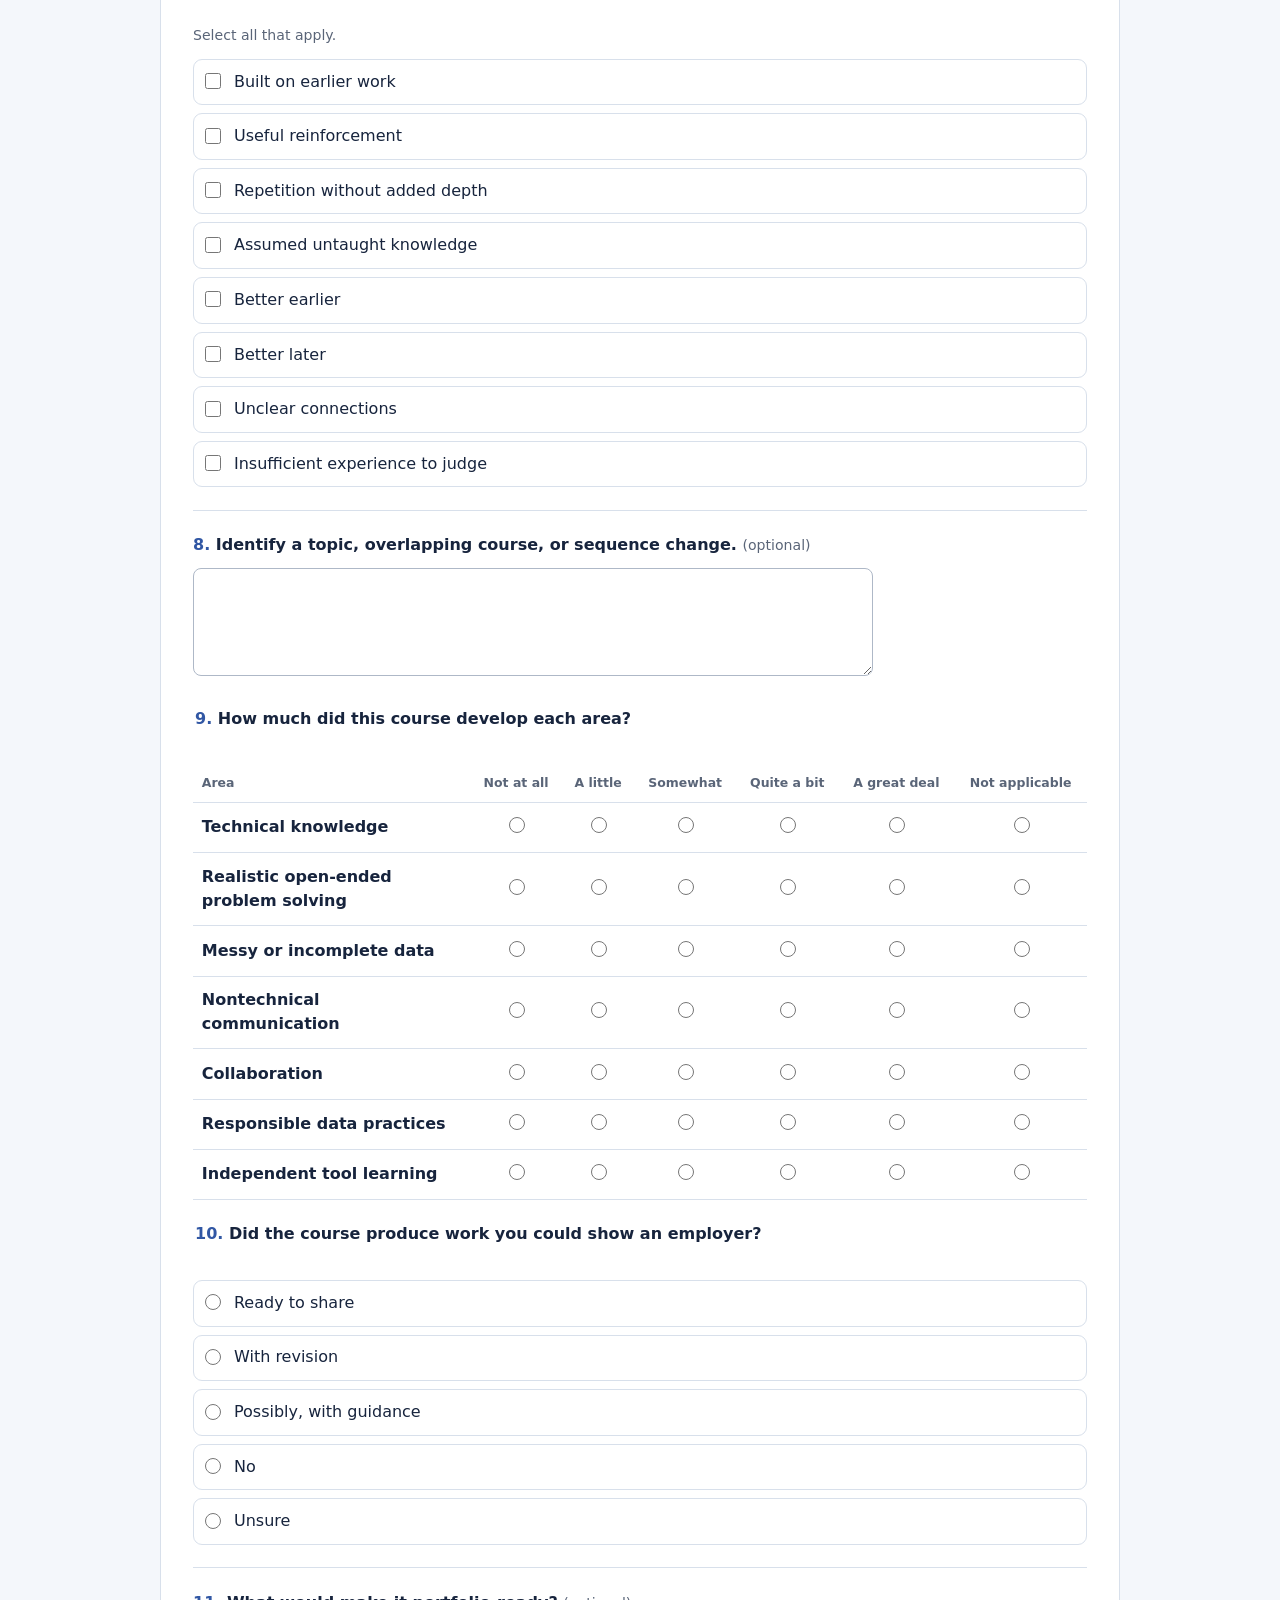
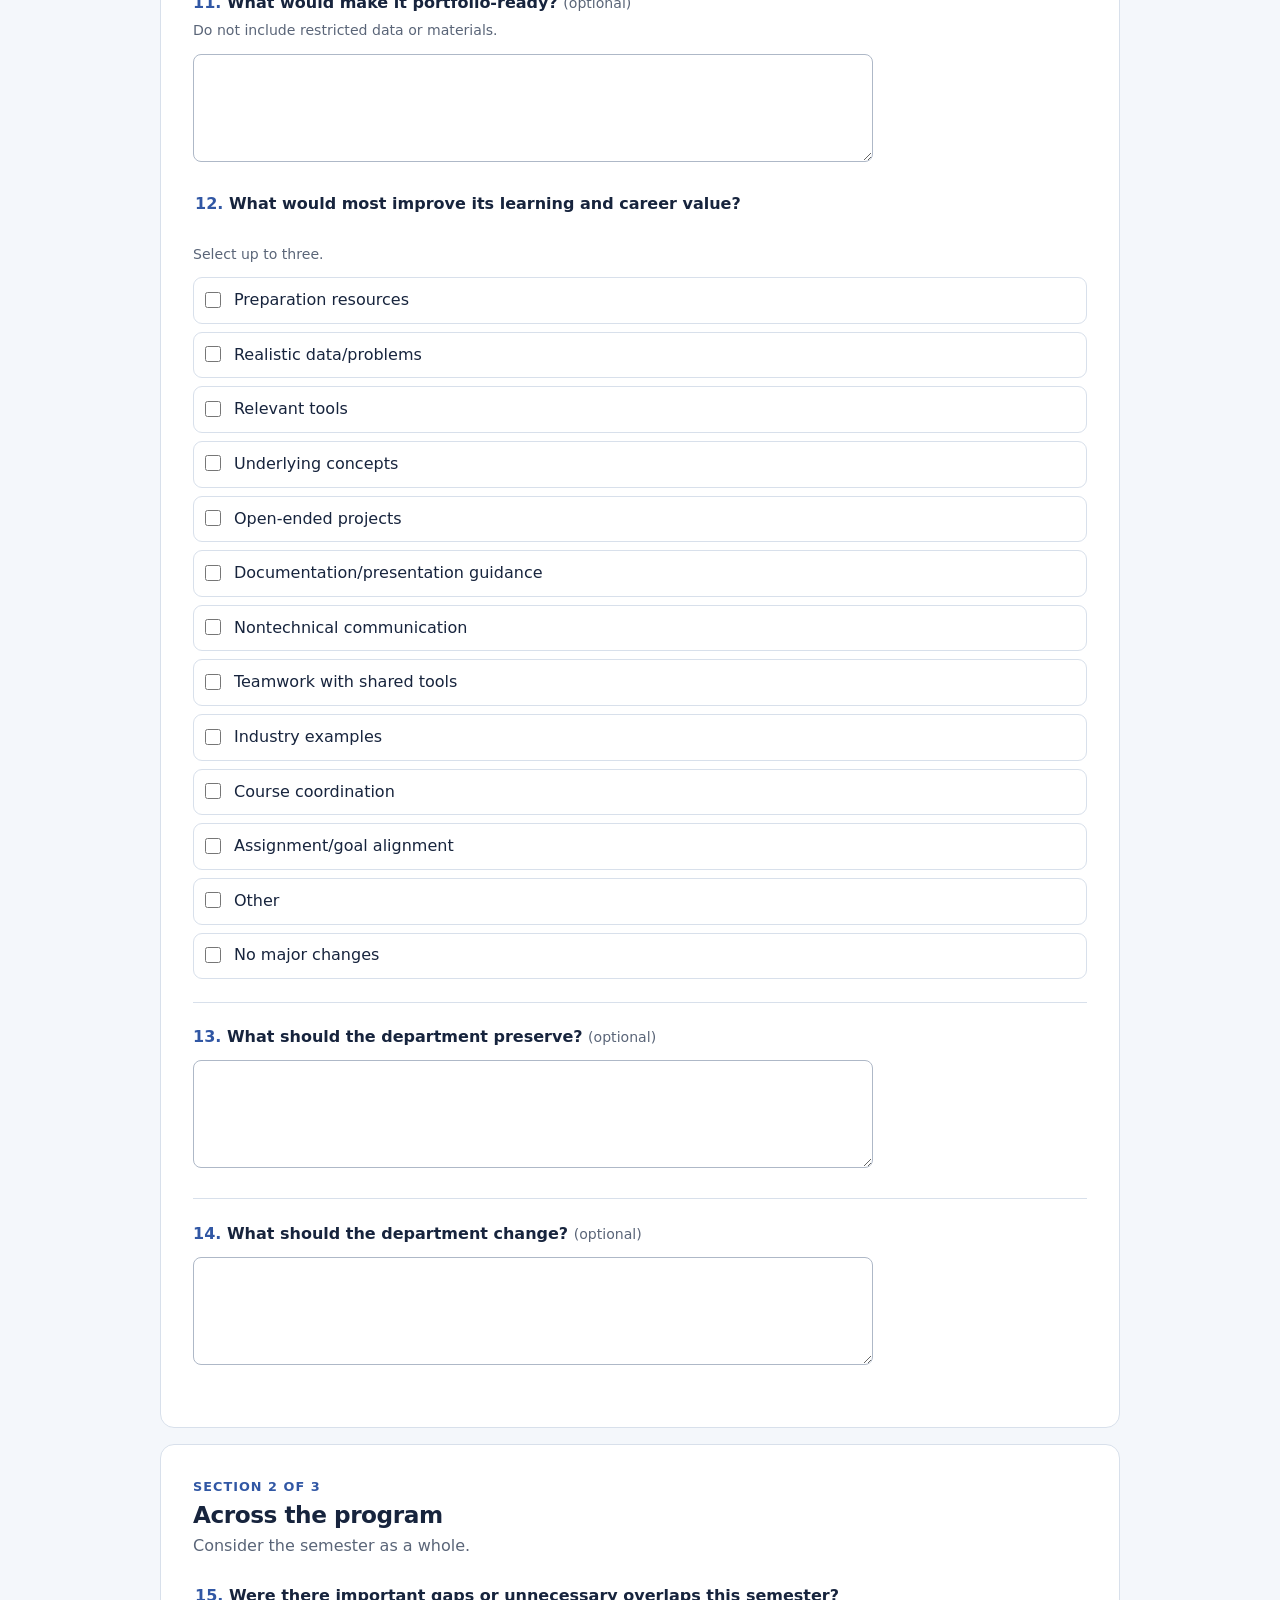
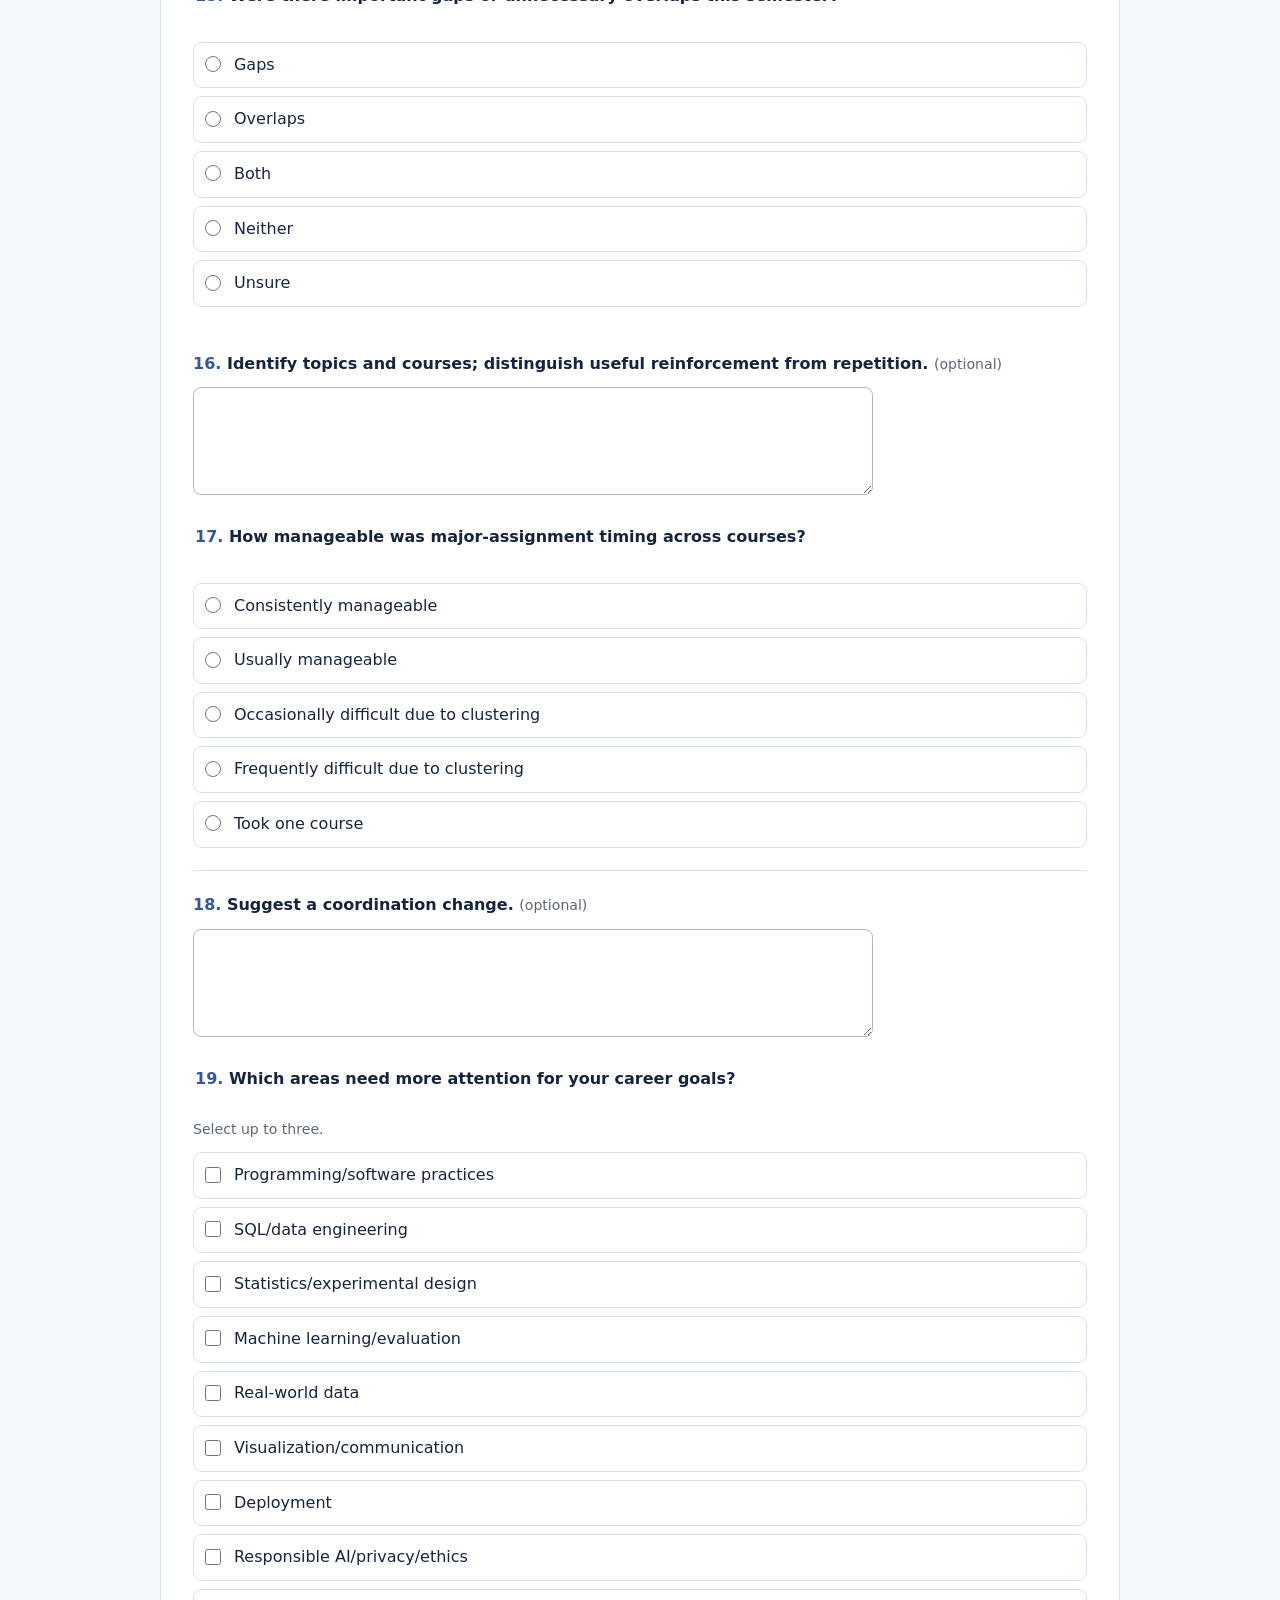
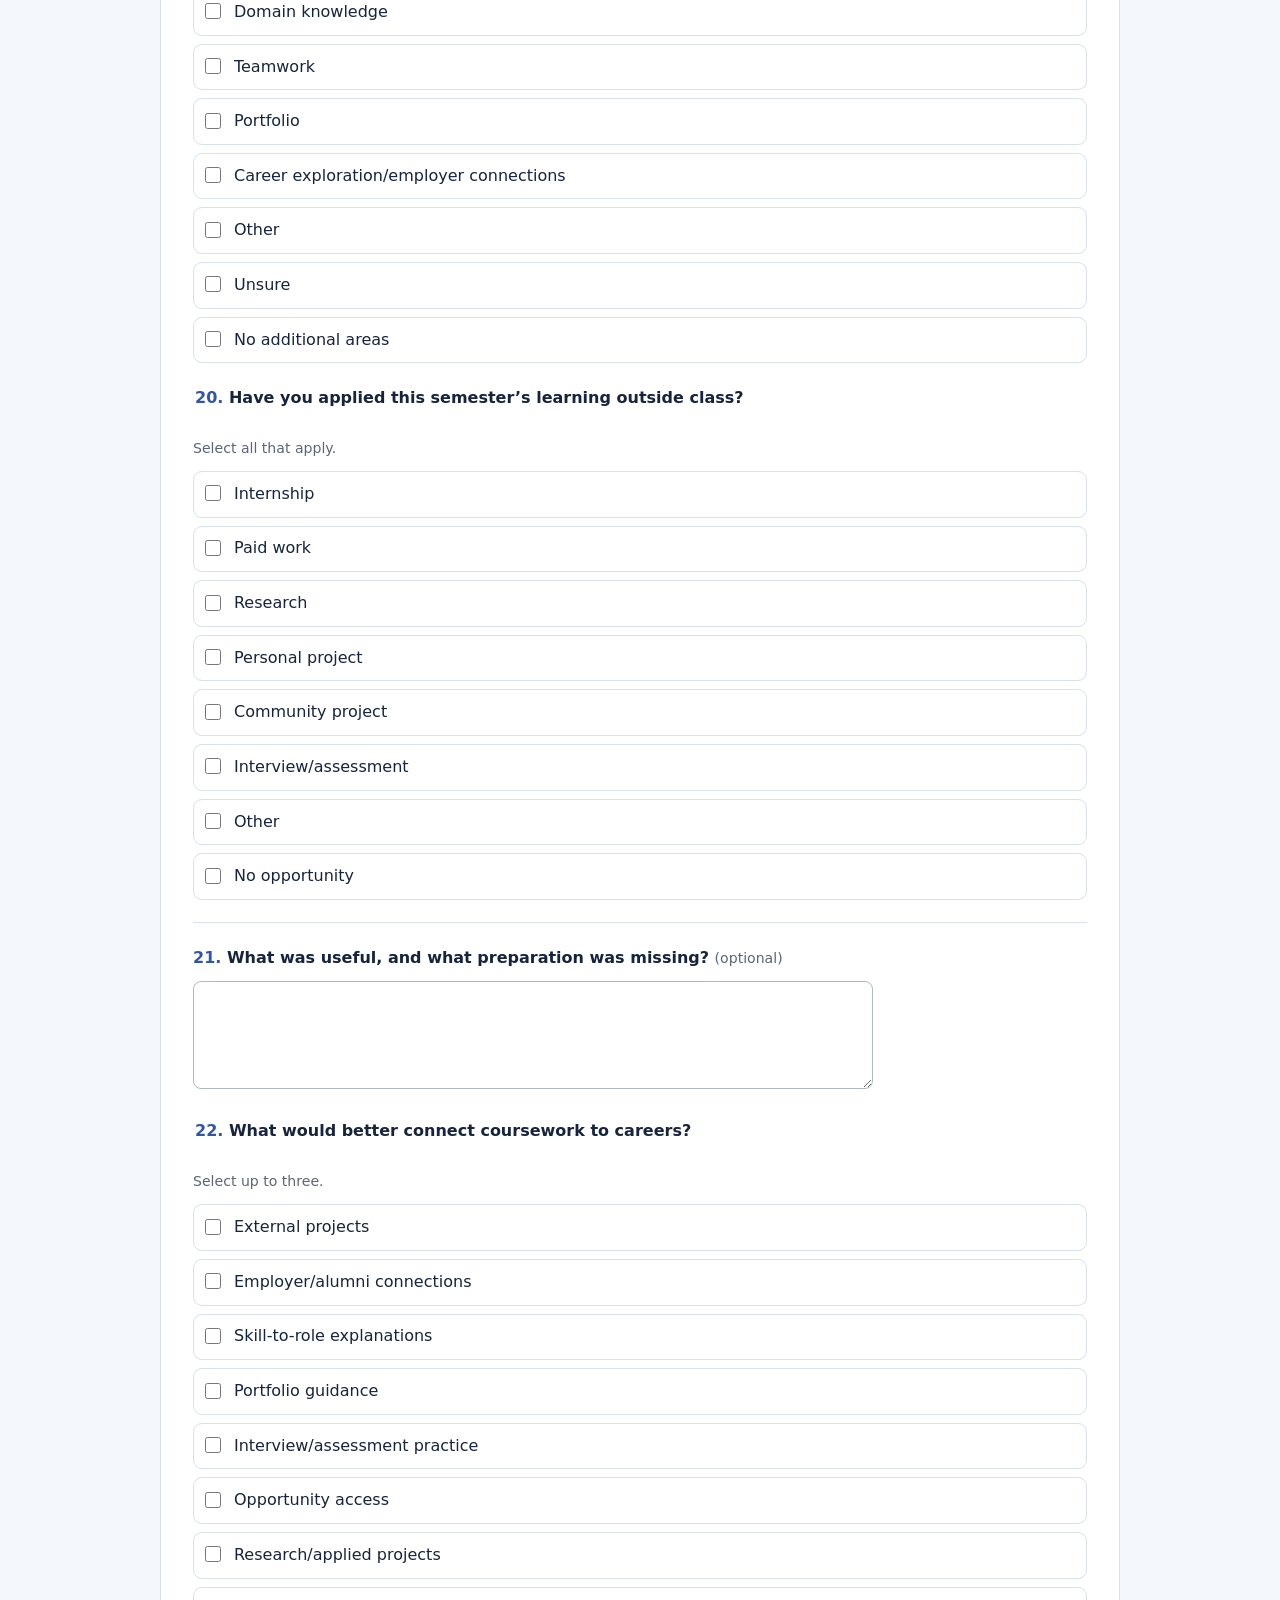
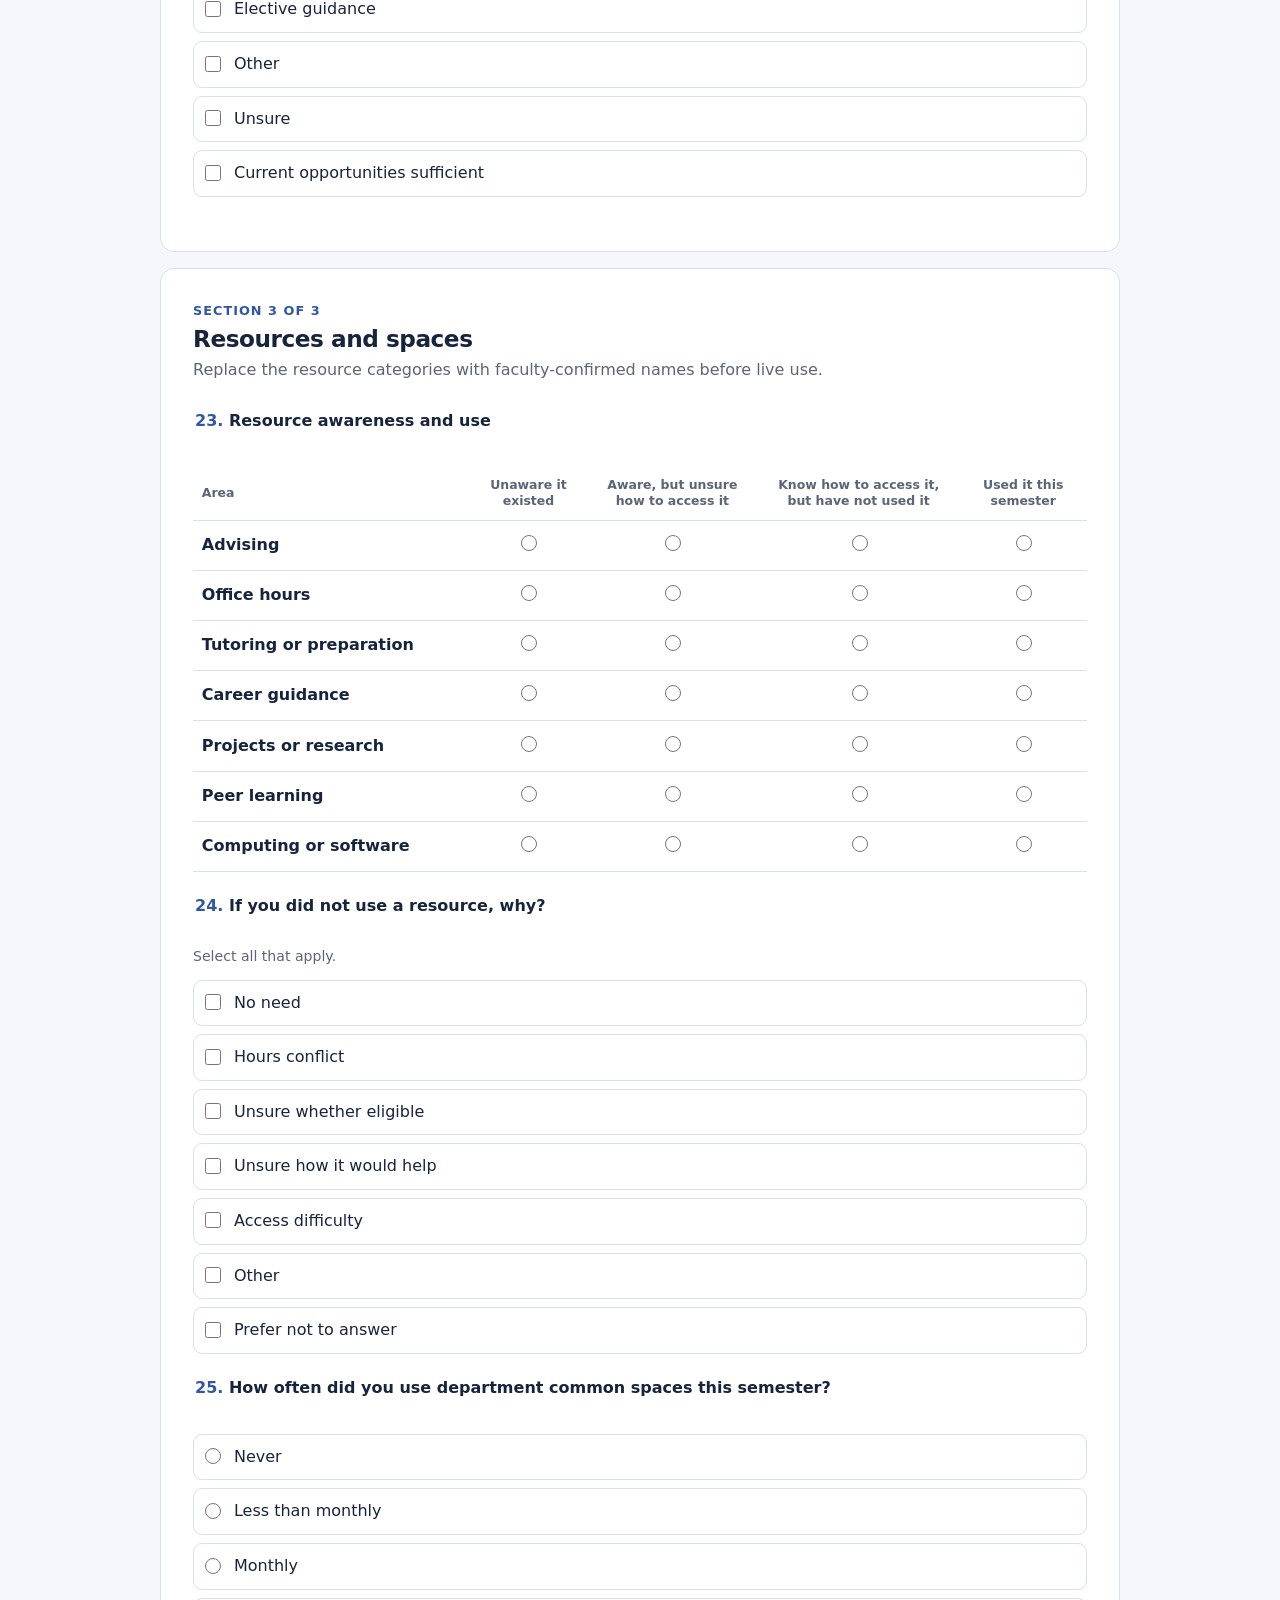
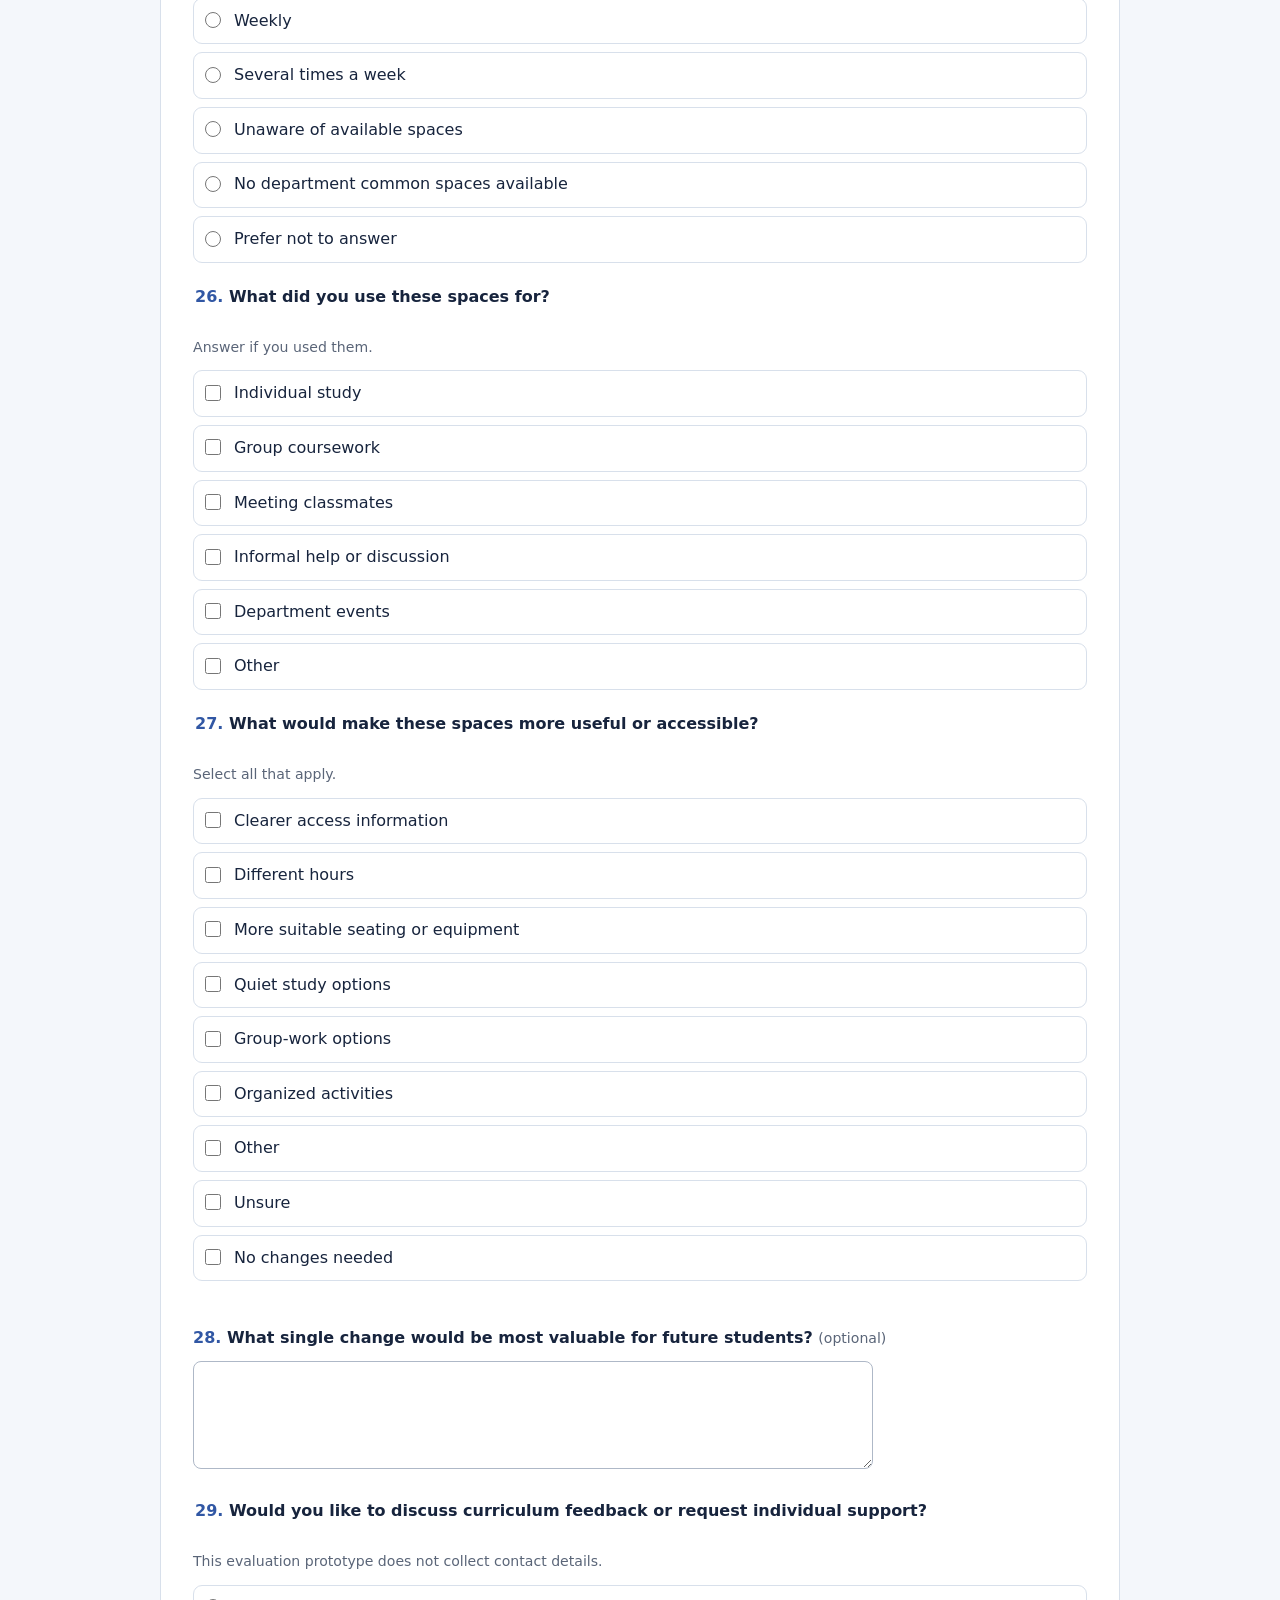
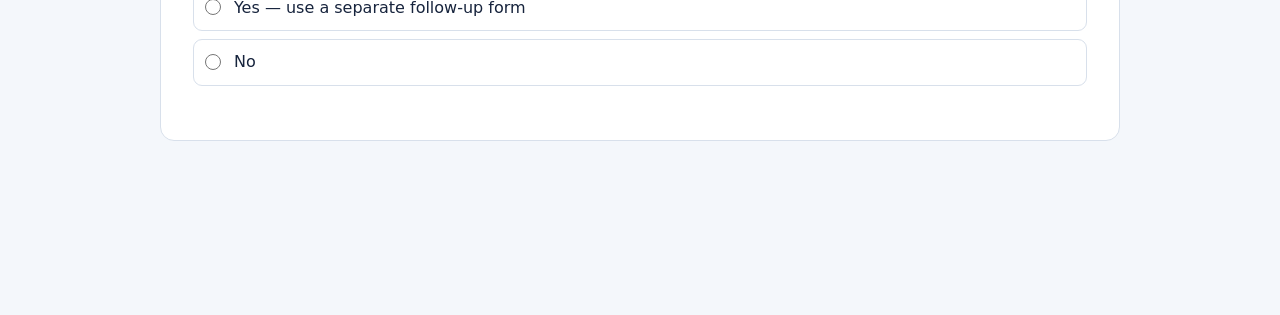
<file: end-short.html>
<!doctype html>
<html lang="en">
<head><meta charset="utf-8"><meta name="viewport" content="width=device-width, initial-scale=1"><meta name="description" content="Local-only short end-of-semester survey prototype."><title>End-of-Semester Feedback — Short</title><link rel="stylesheet" href="styles.css"></head>
<body>
<a class="skip-link" href="#survey">Skip to survey</a>
<header class="site-header"><div class="site-header__inner"><a class="brand" href="index.html">← Survey collection</a><span class="prototype-pill">Local-only prototype</span></div></header>
<main><section class="hero" data-survey-hero></section><form class="survey-shell" id="survey" data-survey="end-short" novalidate></form></main>
<dialog data-review-dialog aria-labelledby="review-title"><div class="dialog-head"><h2 id="review-title">Local answer review</h2><button class="close-button" type="button" data-close-dialog>Close</button></div><div class="dialog-body" data-review-body></div></dialog>
<script src="app.js"></script>
</body></html>
</file>
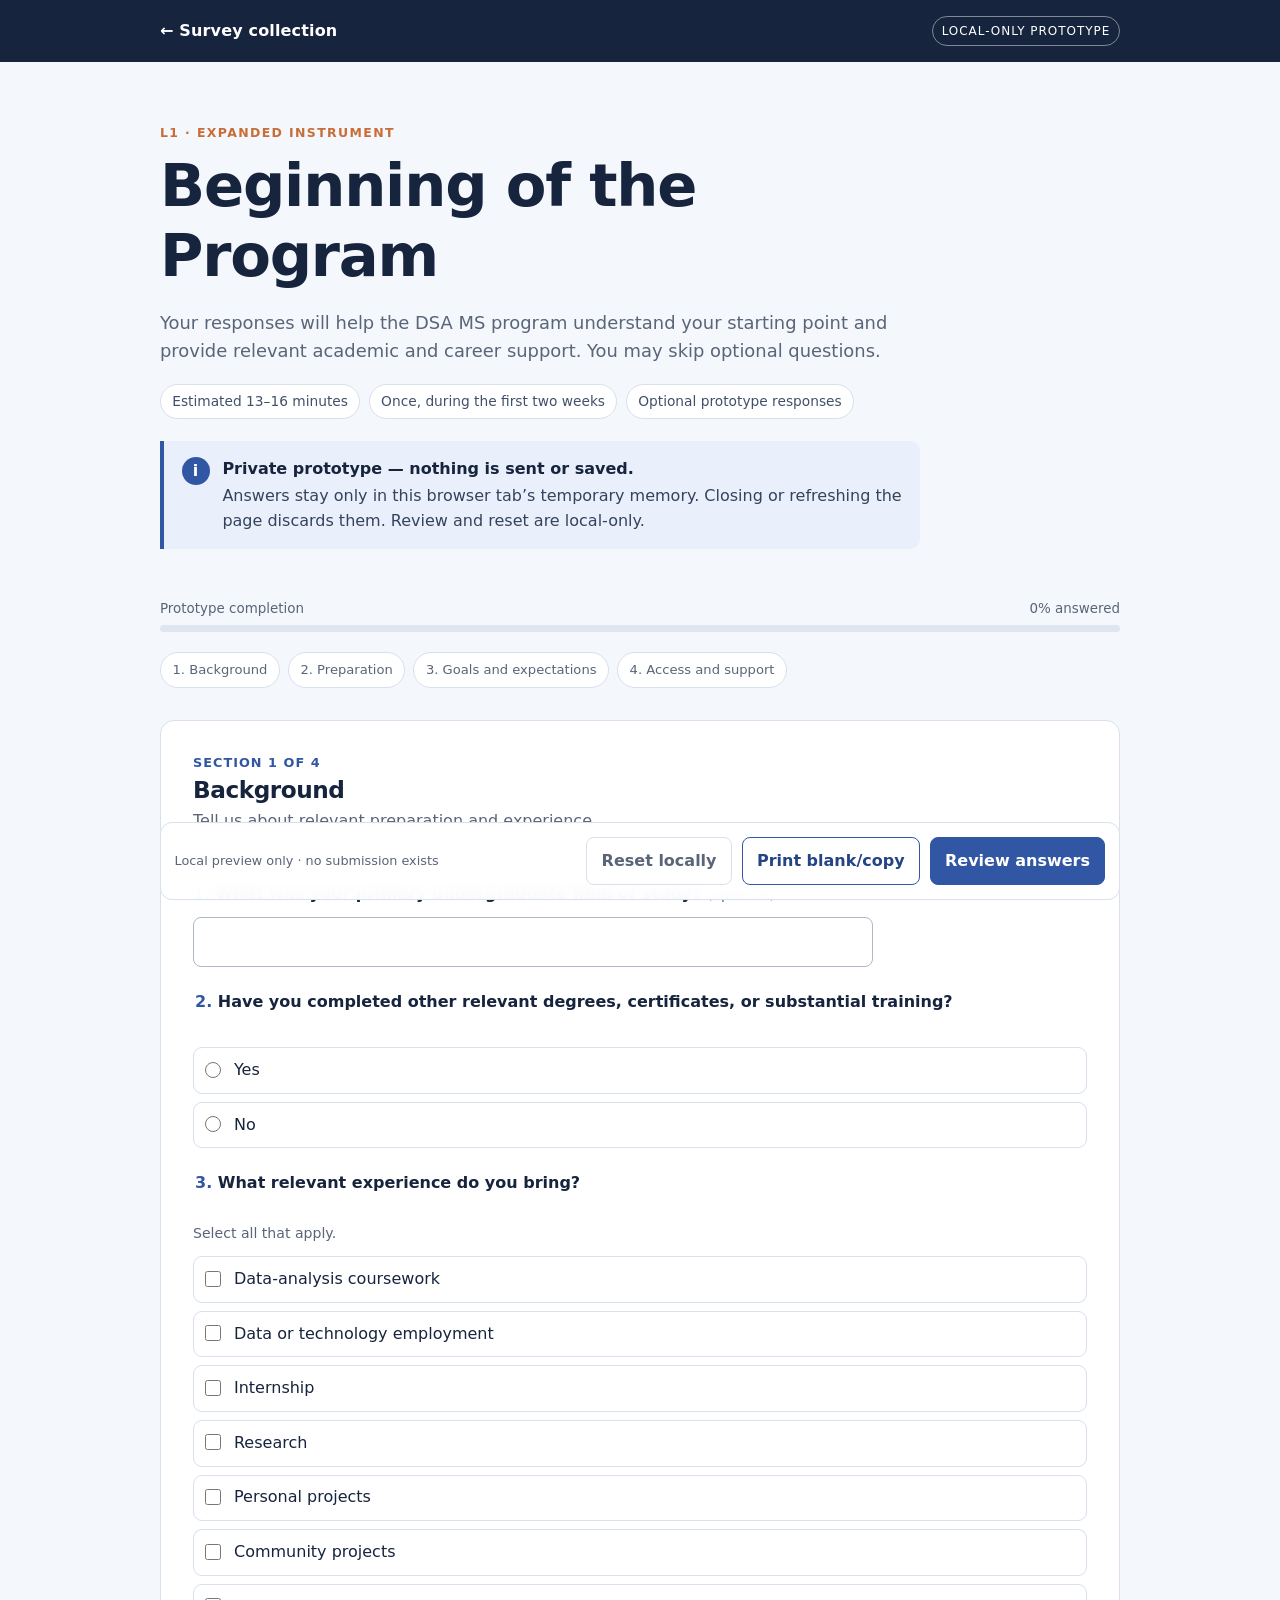
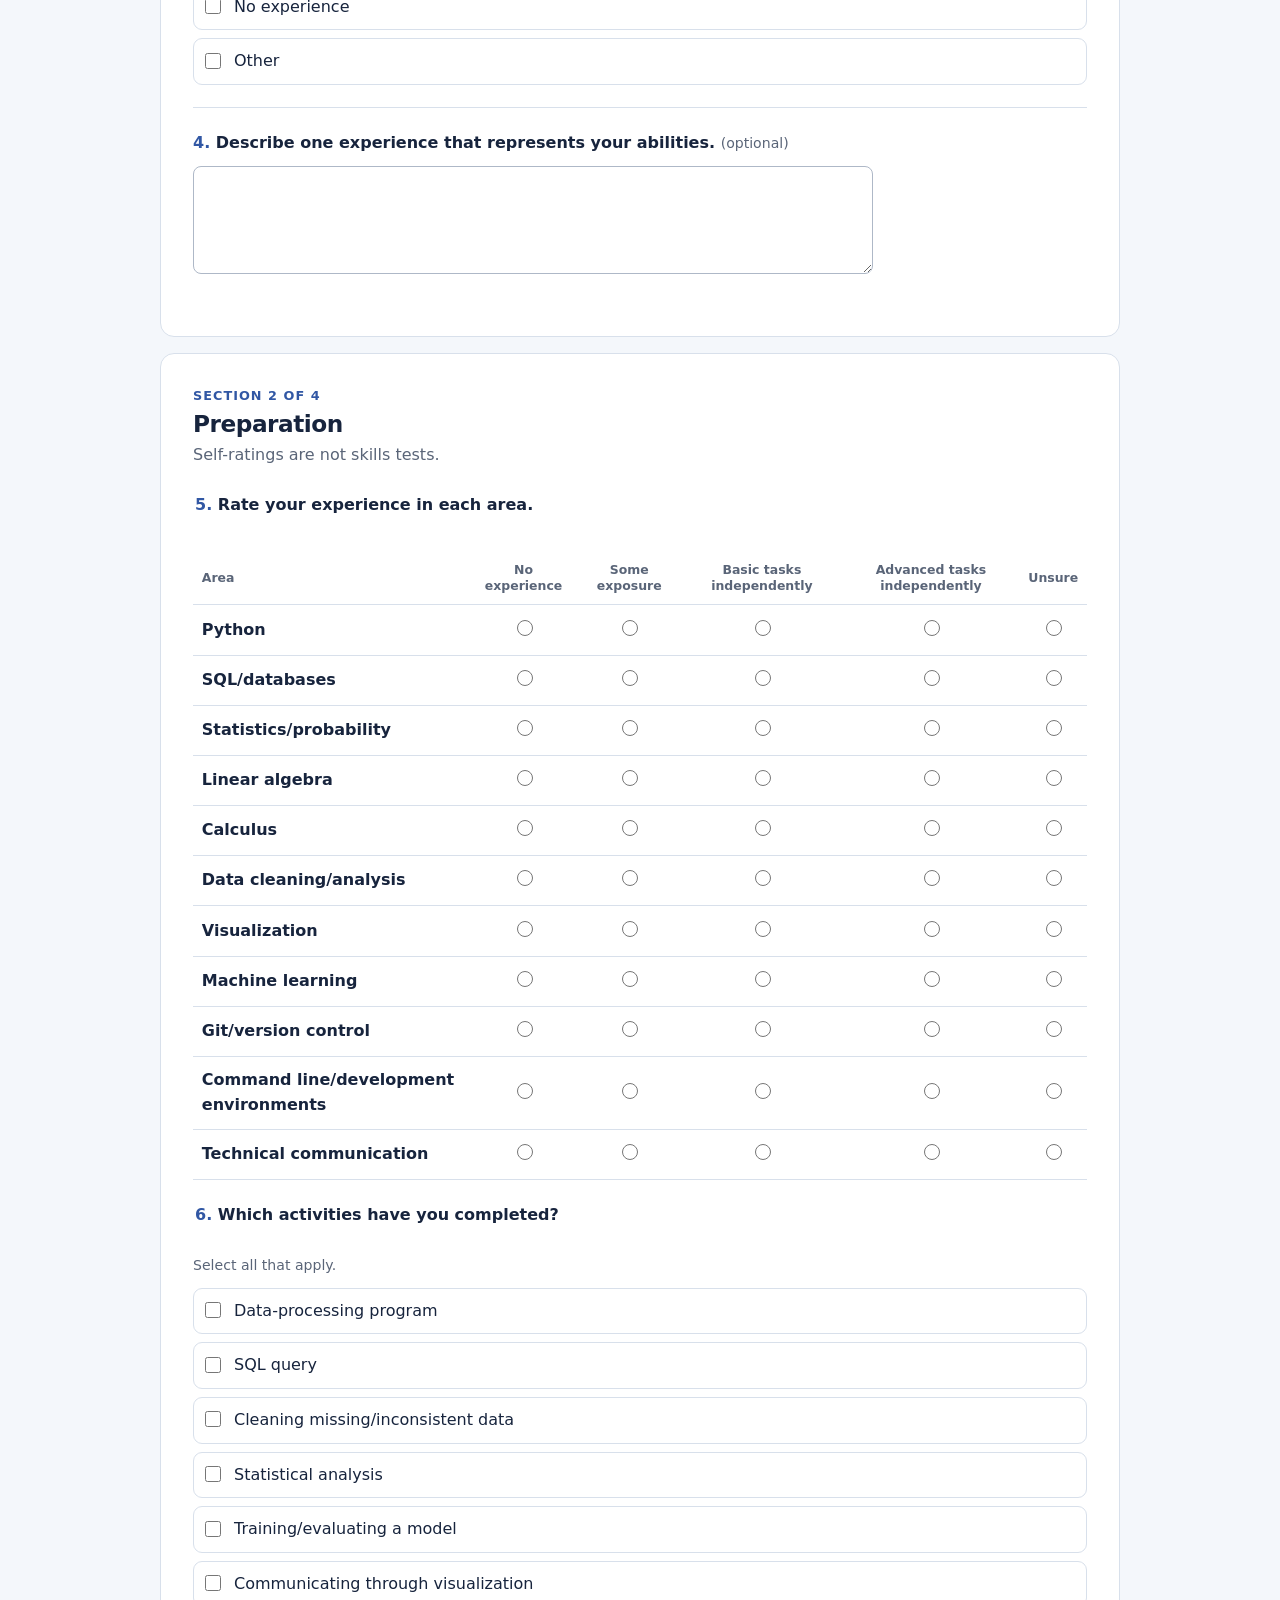
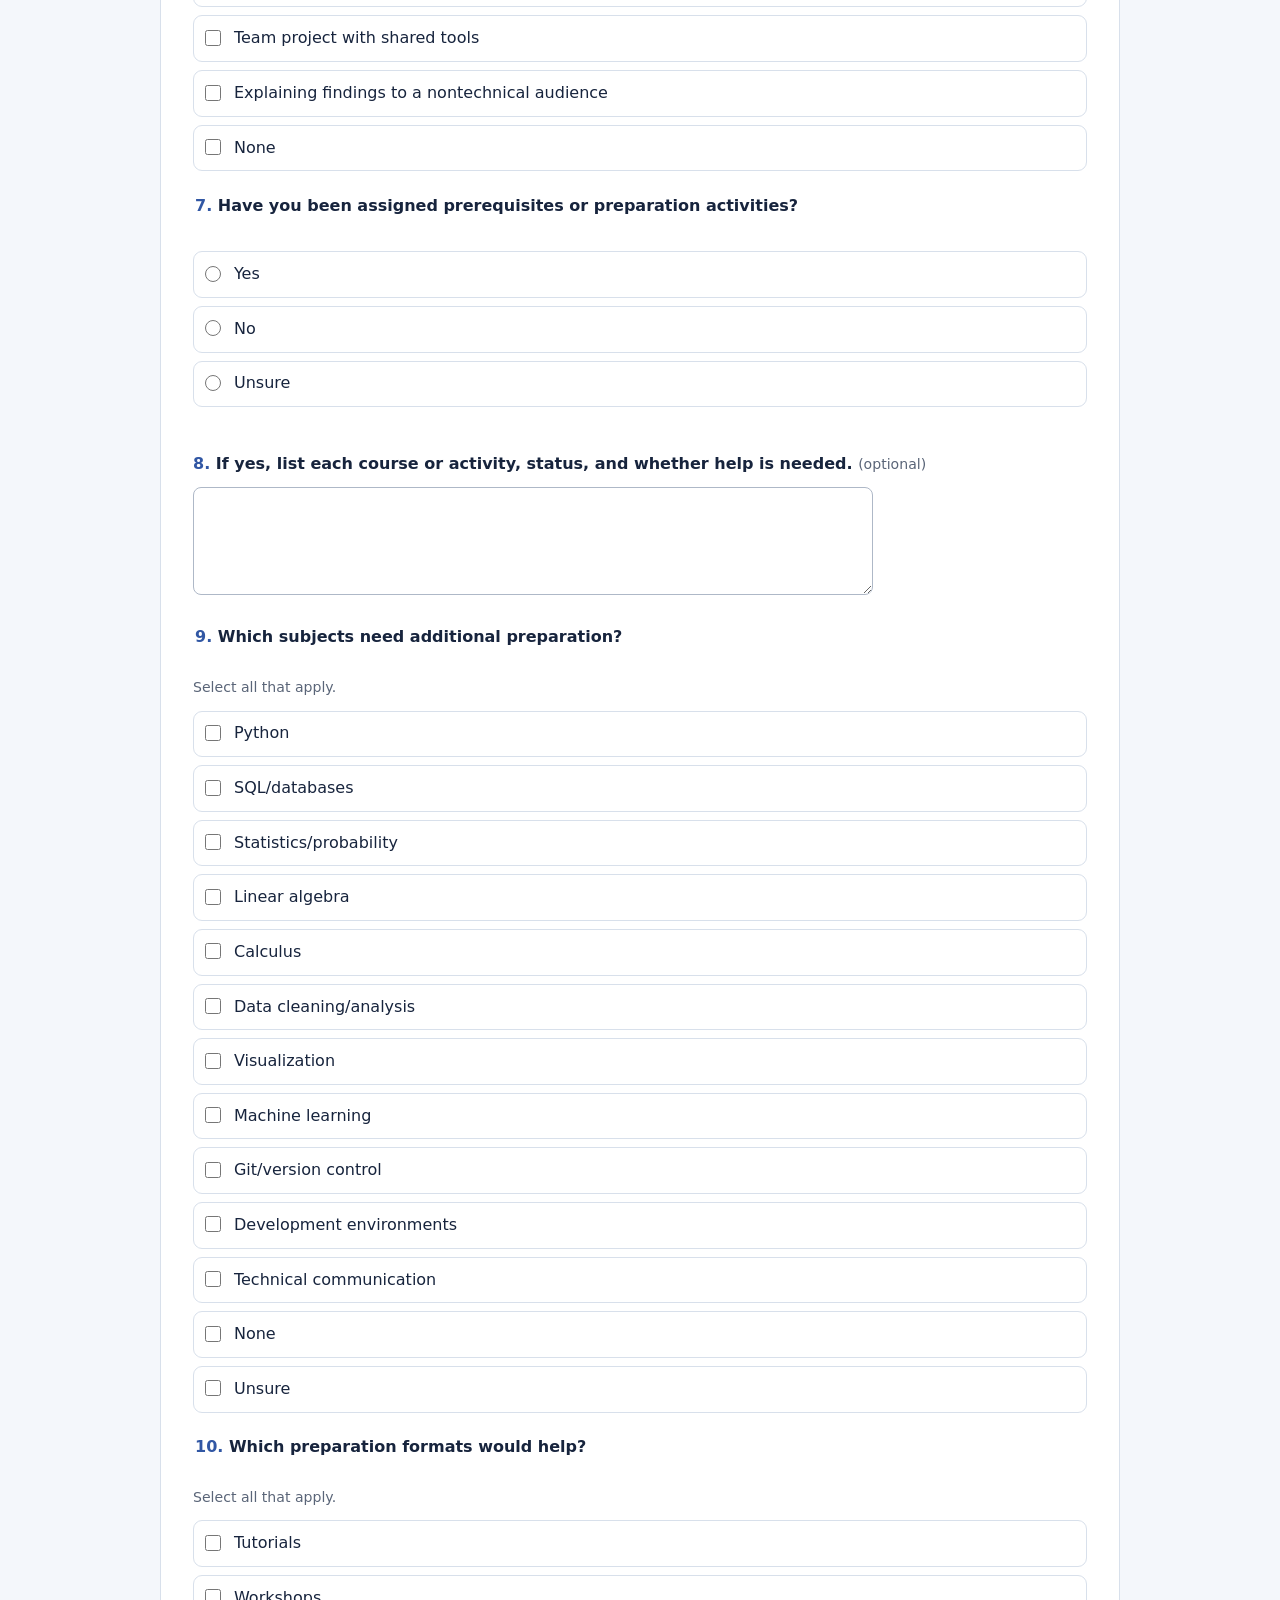
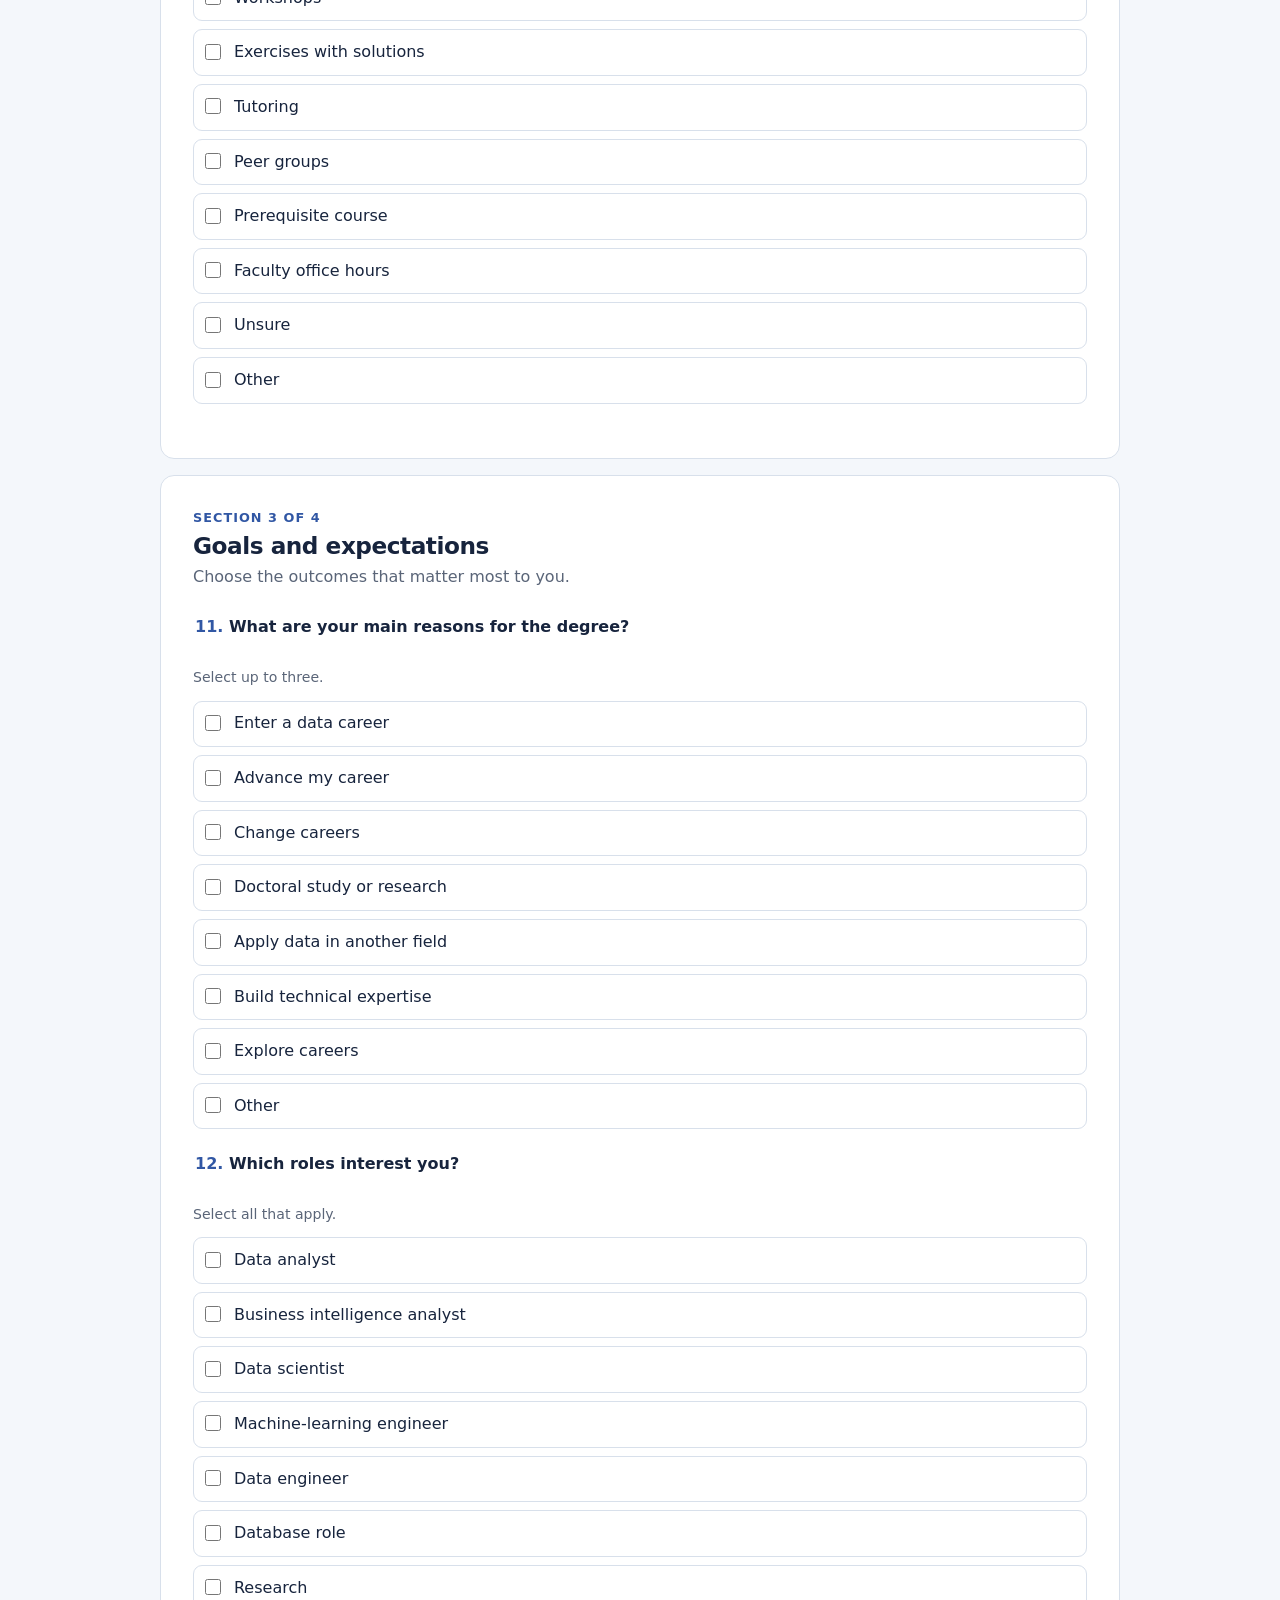
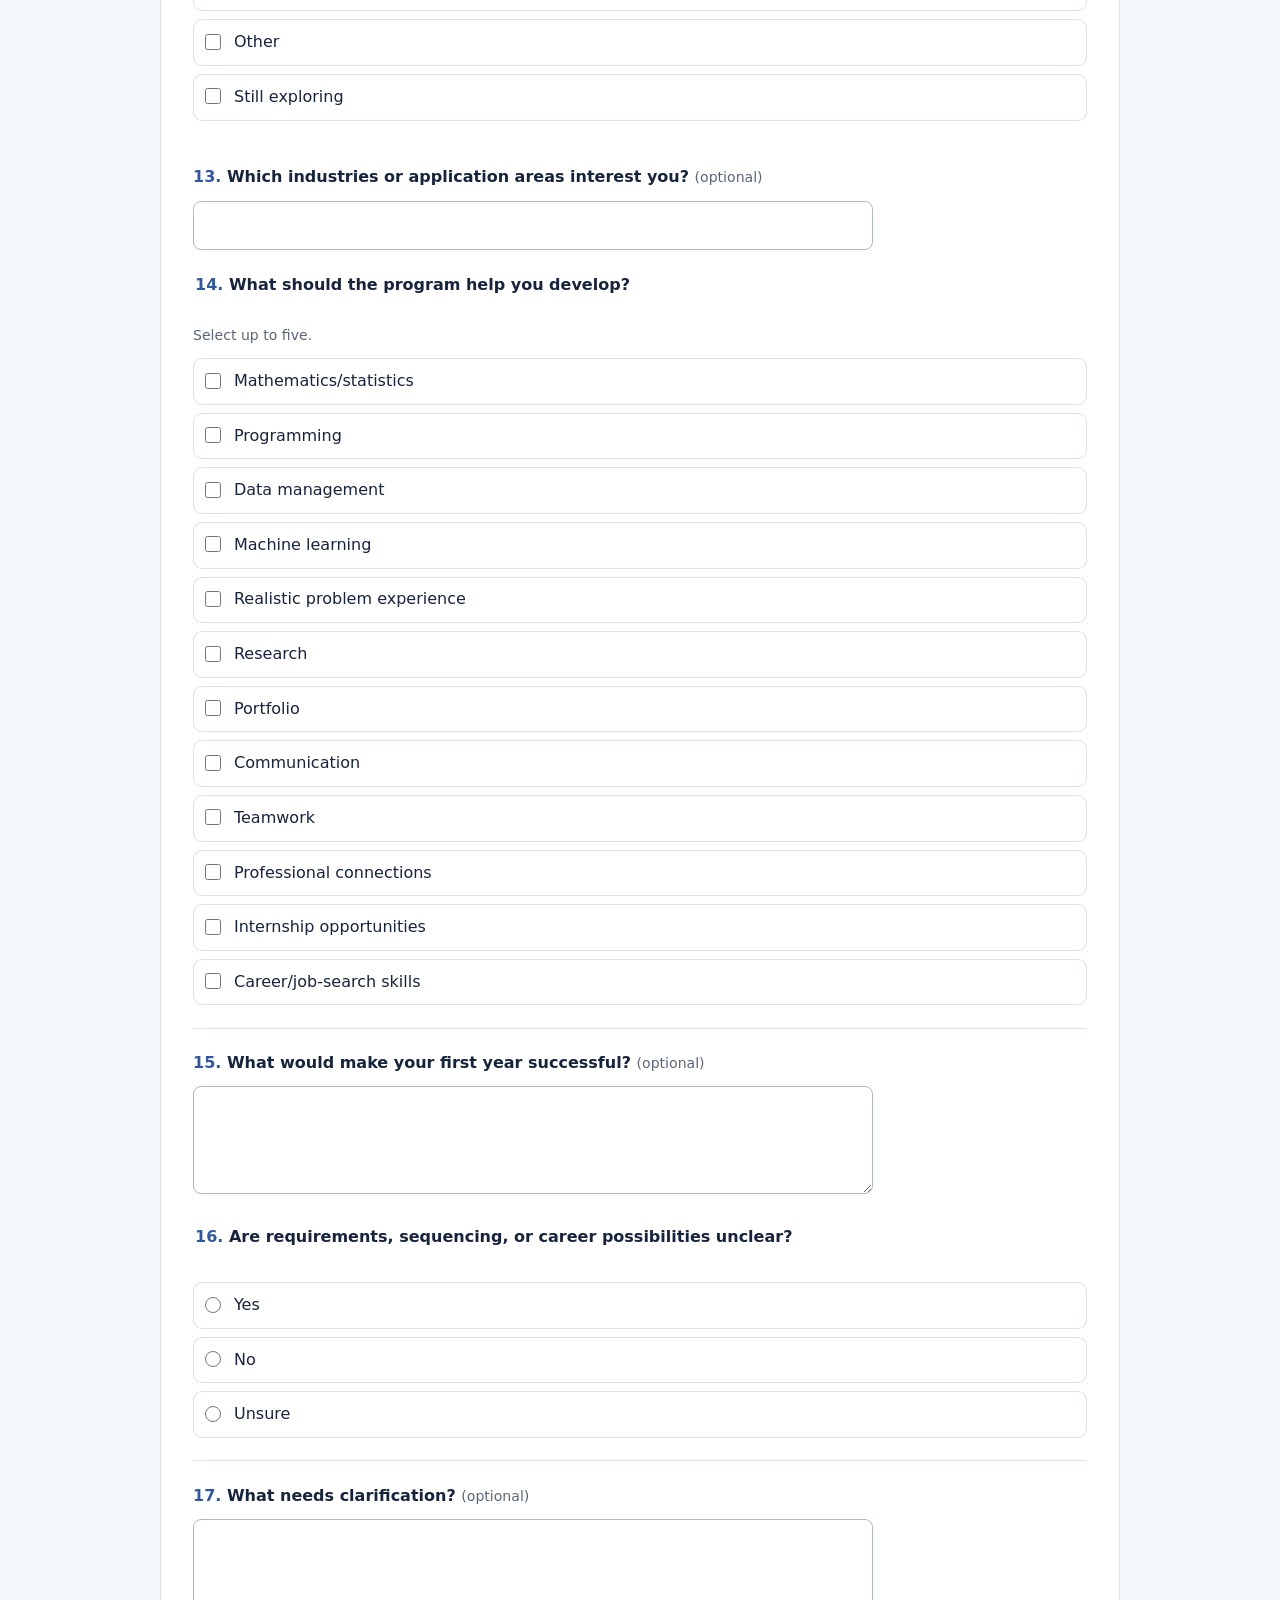
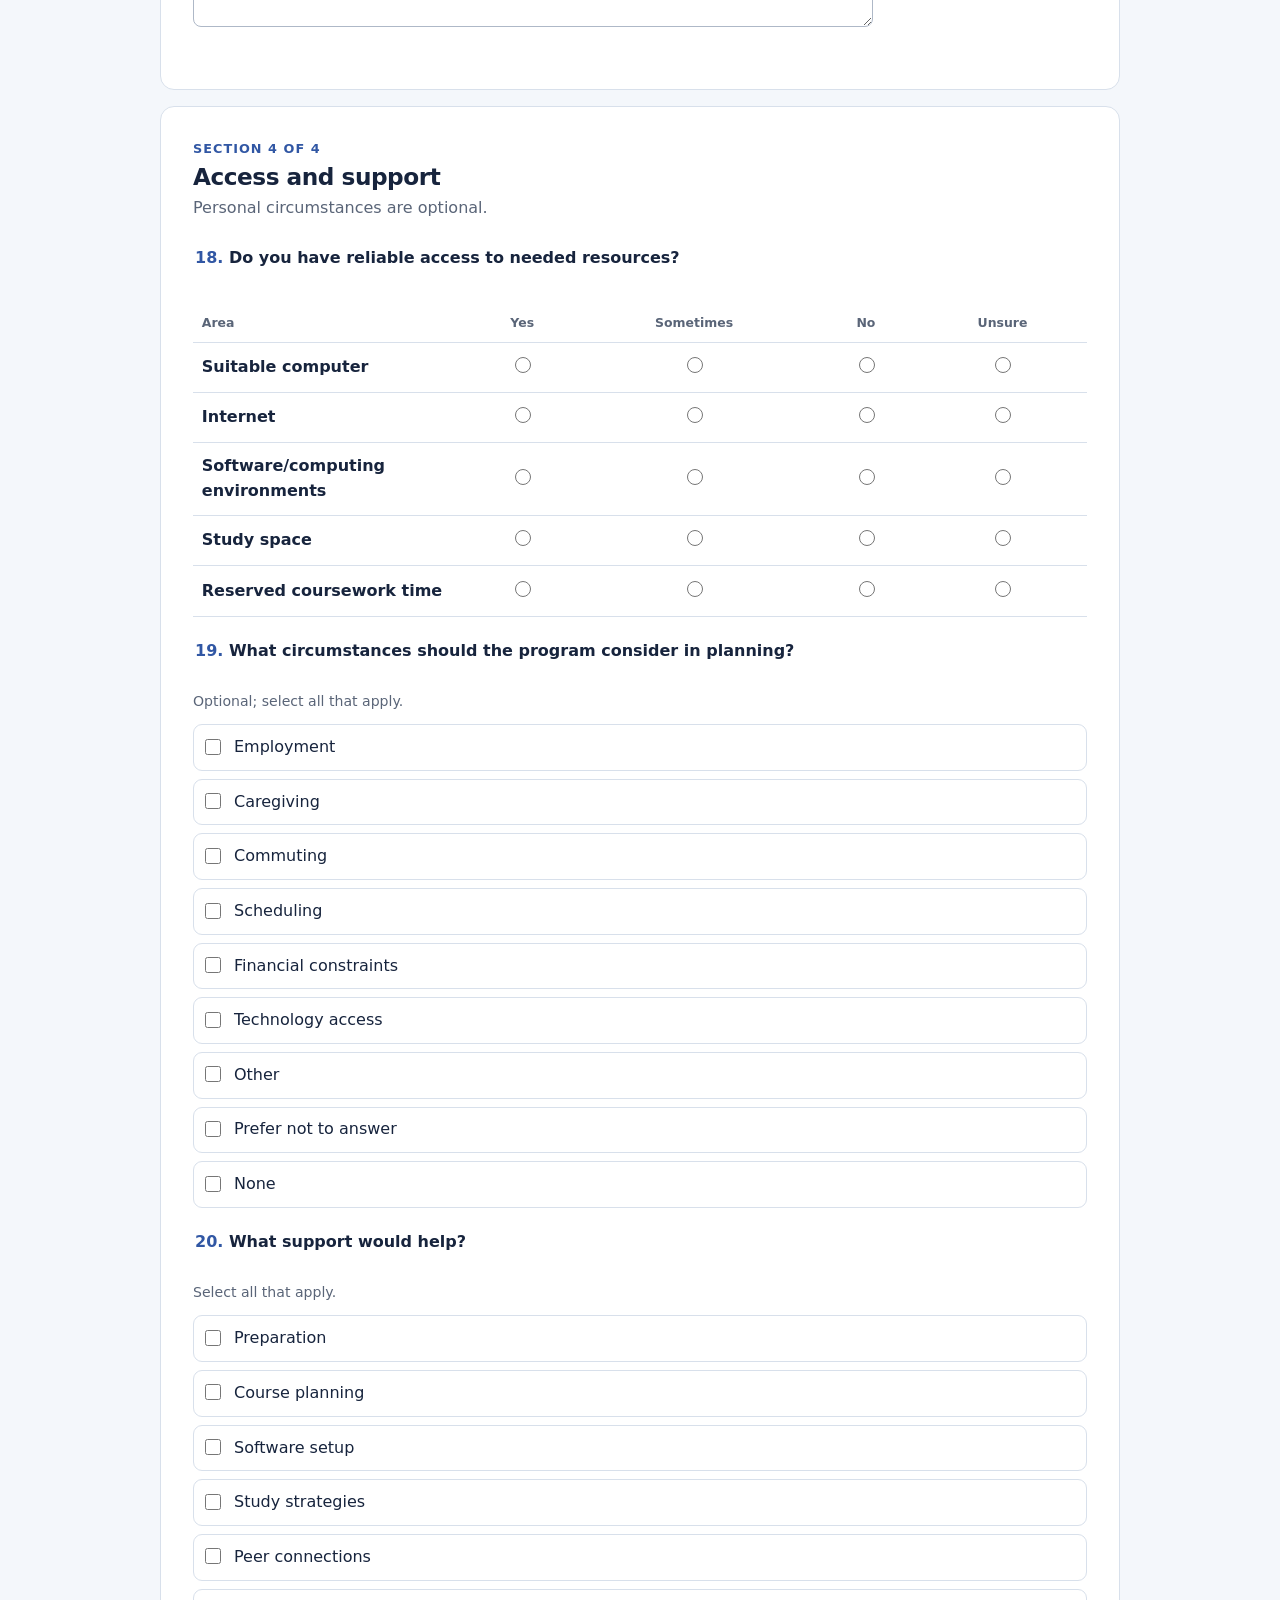
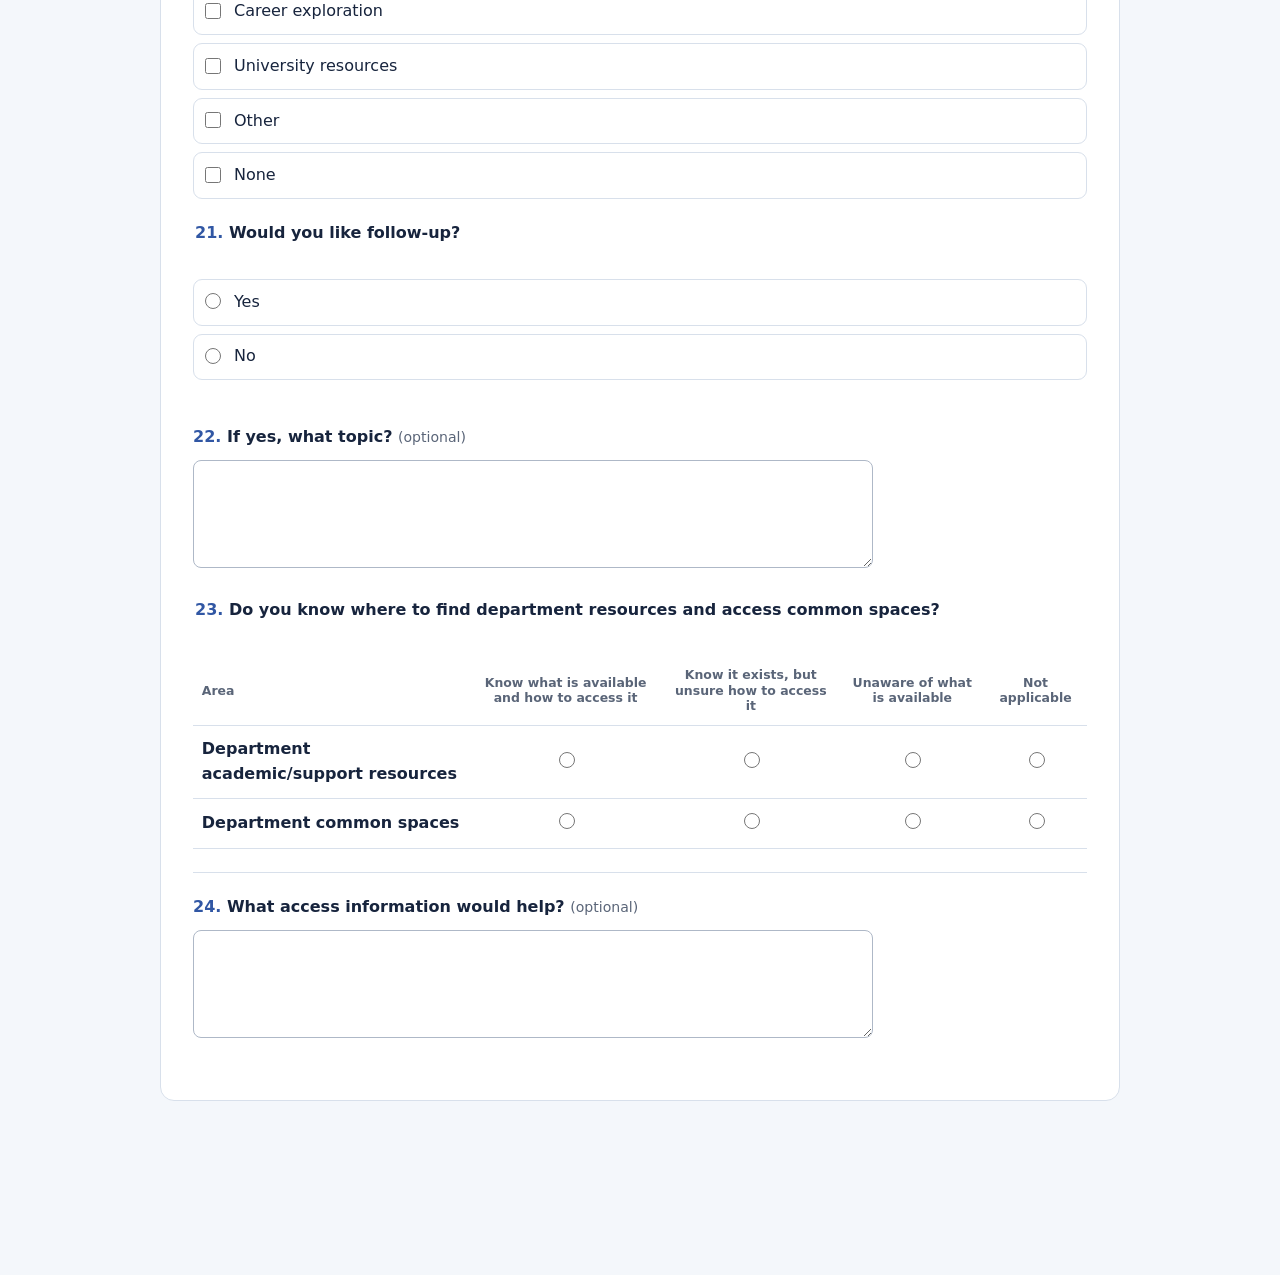
<file: program-long.html>
<!doctype html>
<html lang="en">
<head><meta charset="utf-8"><meta name="viewport" content="width=device-width, initial-scale=1"><meta name="description" content="Local-only expanded beginning-of-program survey prototype."><title>Beginning of Program — Expanded</title><link rel="stylesheet" href="styles.css"></head>
<body>
<a class="skip-link" href="#survey">Skip to survey</a>
<header class="site-header"><div class="site-header__inner"><a class="brand" href="index.html">← Survey collection</a><span class="prototype-pill">Local-only prototype</span></div></header>
<main><section class="hero" data-survey-hero></section><form class="survey-shell" id="survey" data-survey="program-long" novalidate></form></main>
<dialog data-review-dialog aria-labelledby="review-title"><div class="dialog-head"><h2 id="review-title">Local answer review</h2><button class="close-button" type="button" data-close-dialog>Close</button></div><div class="dialog-body" data-review-body></div></dialog>
<script src="app.js"></script>
</body></html>
</file>
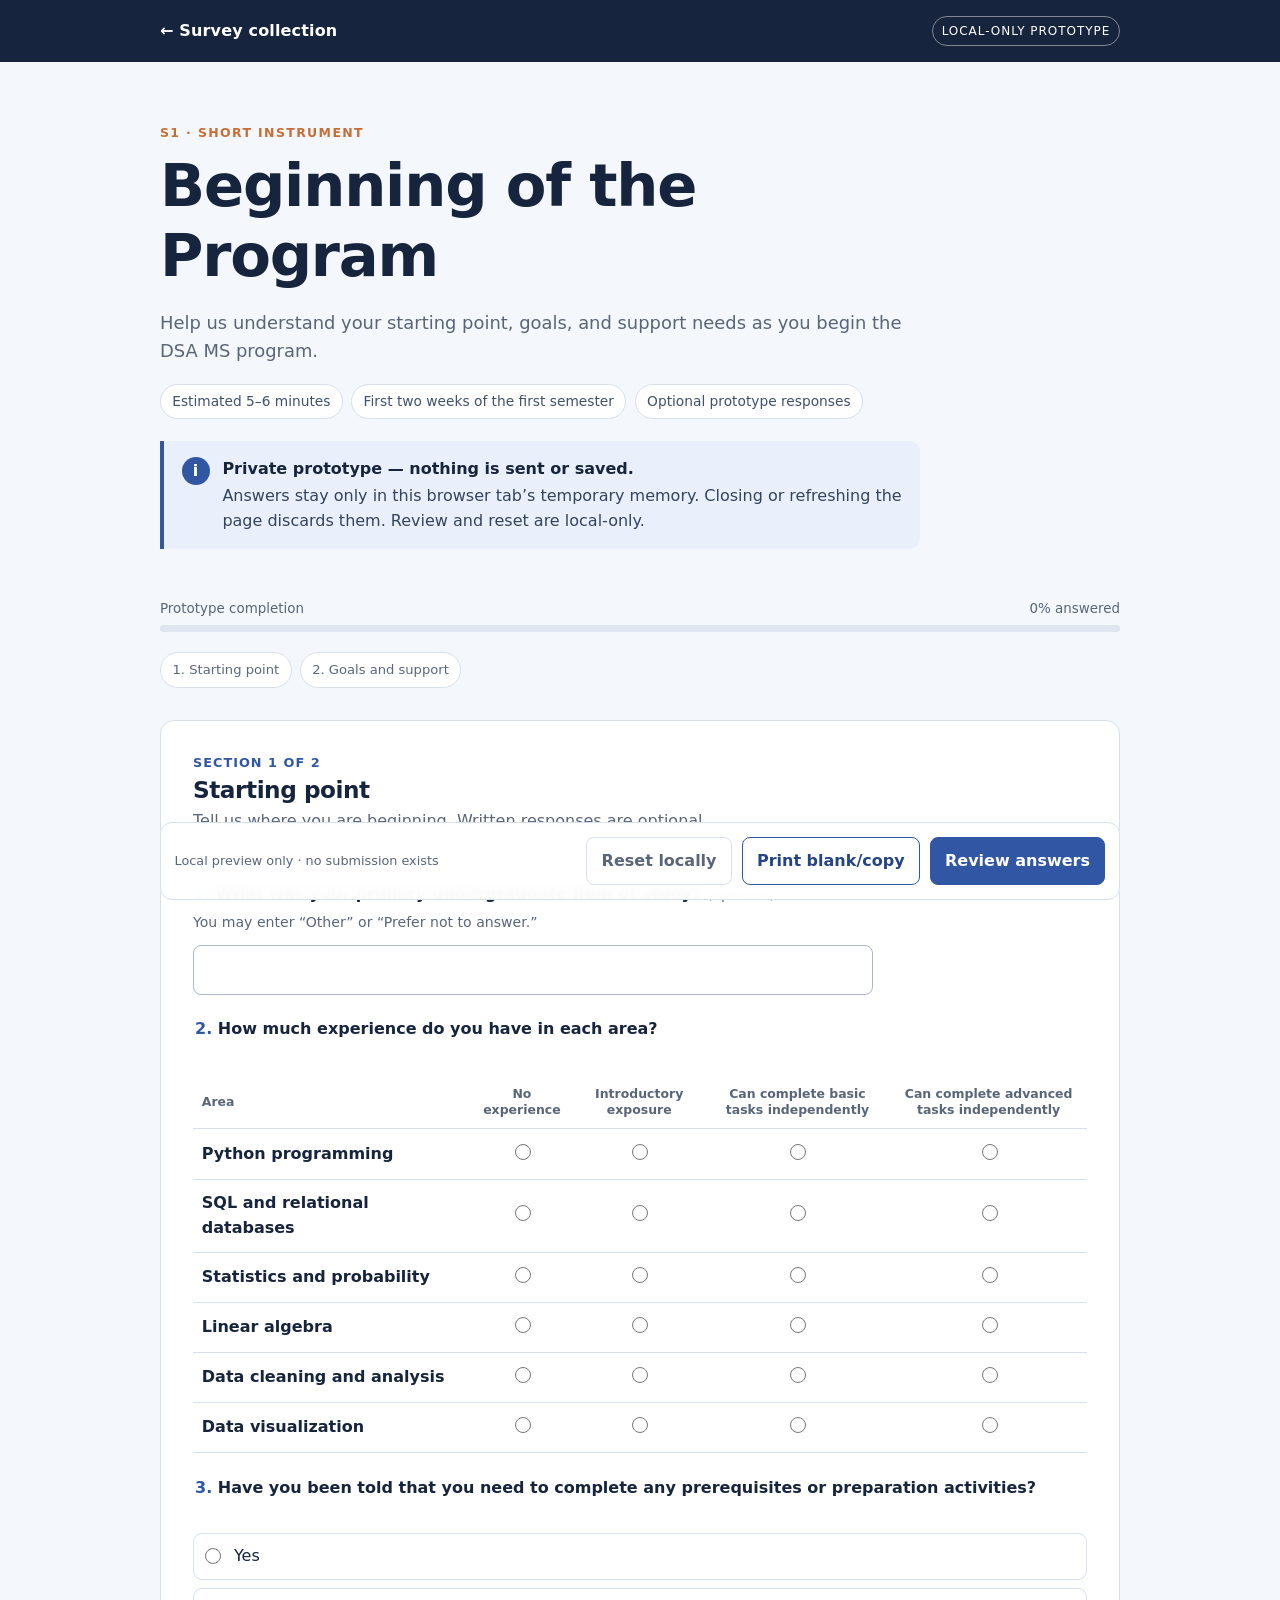
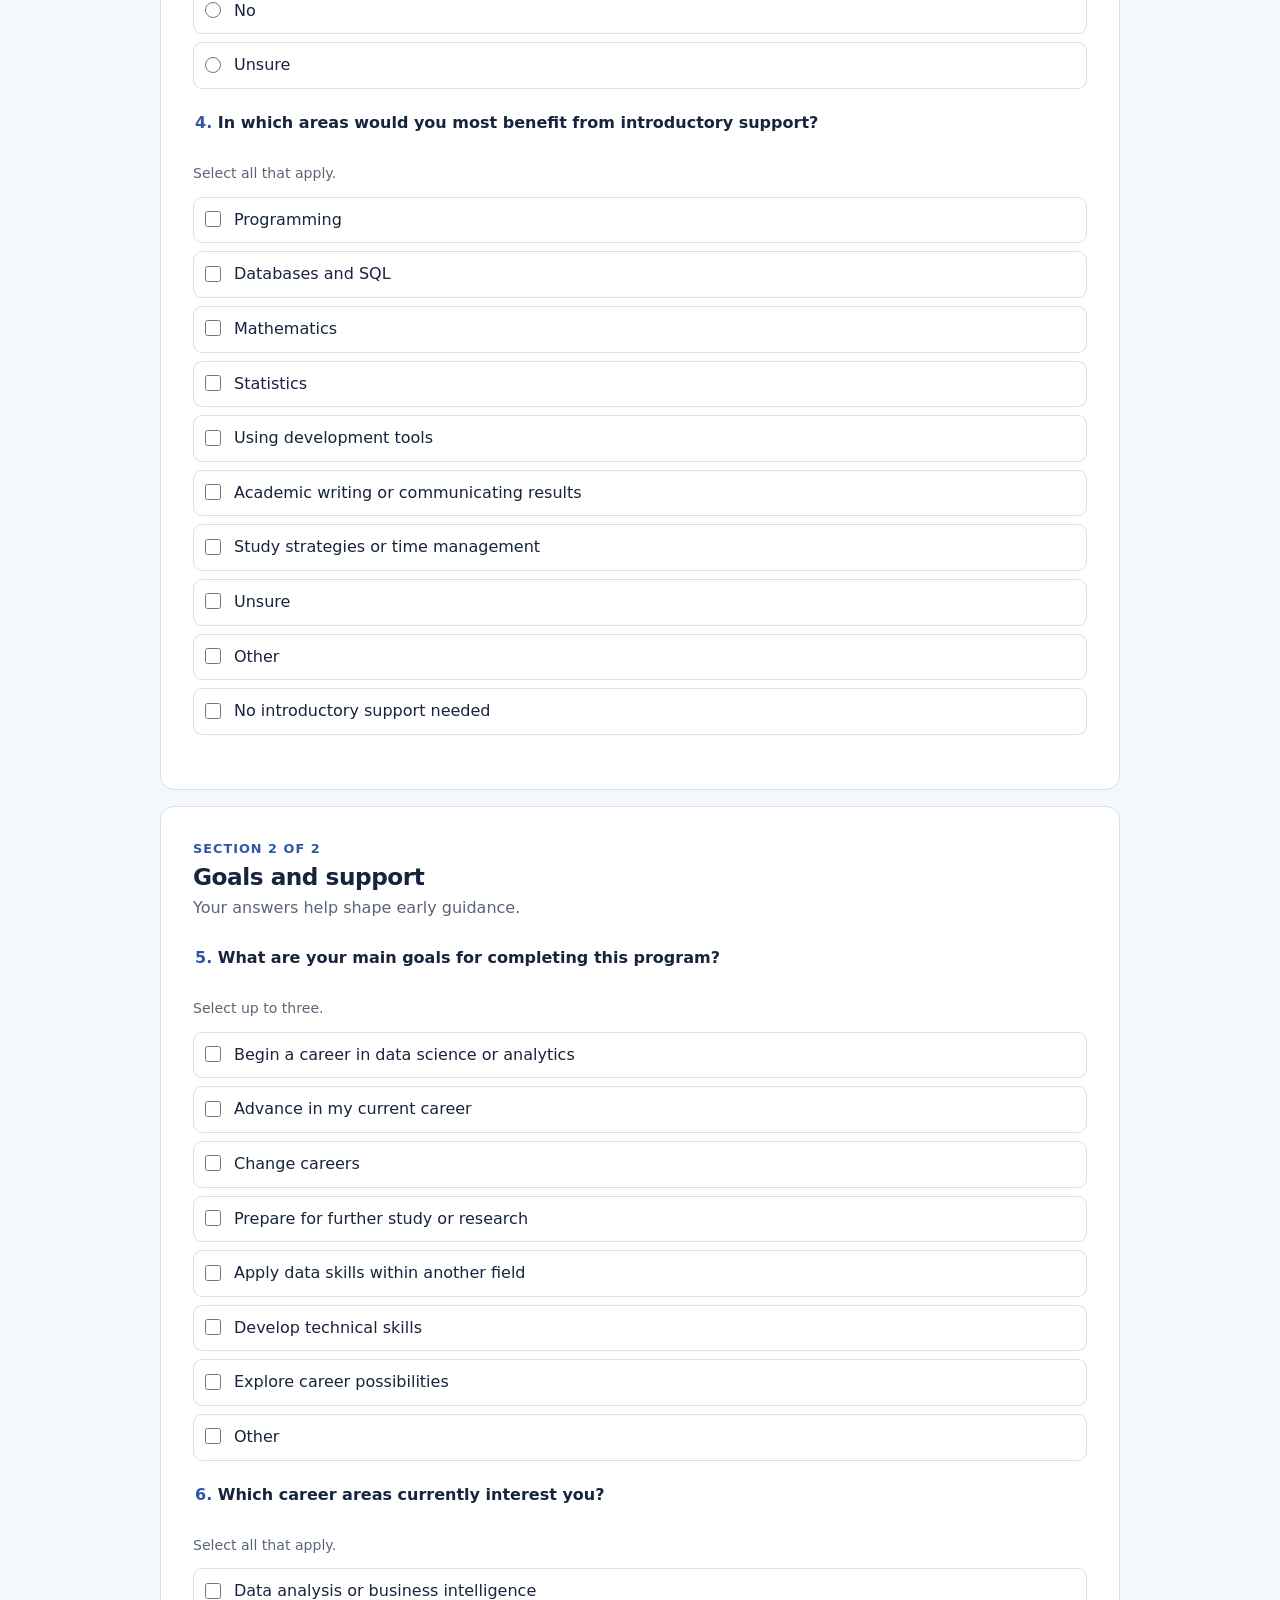
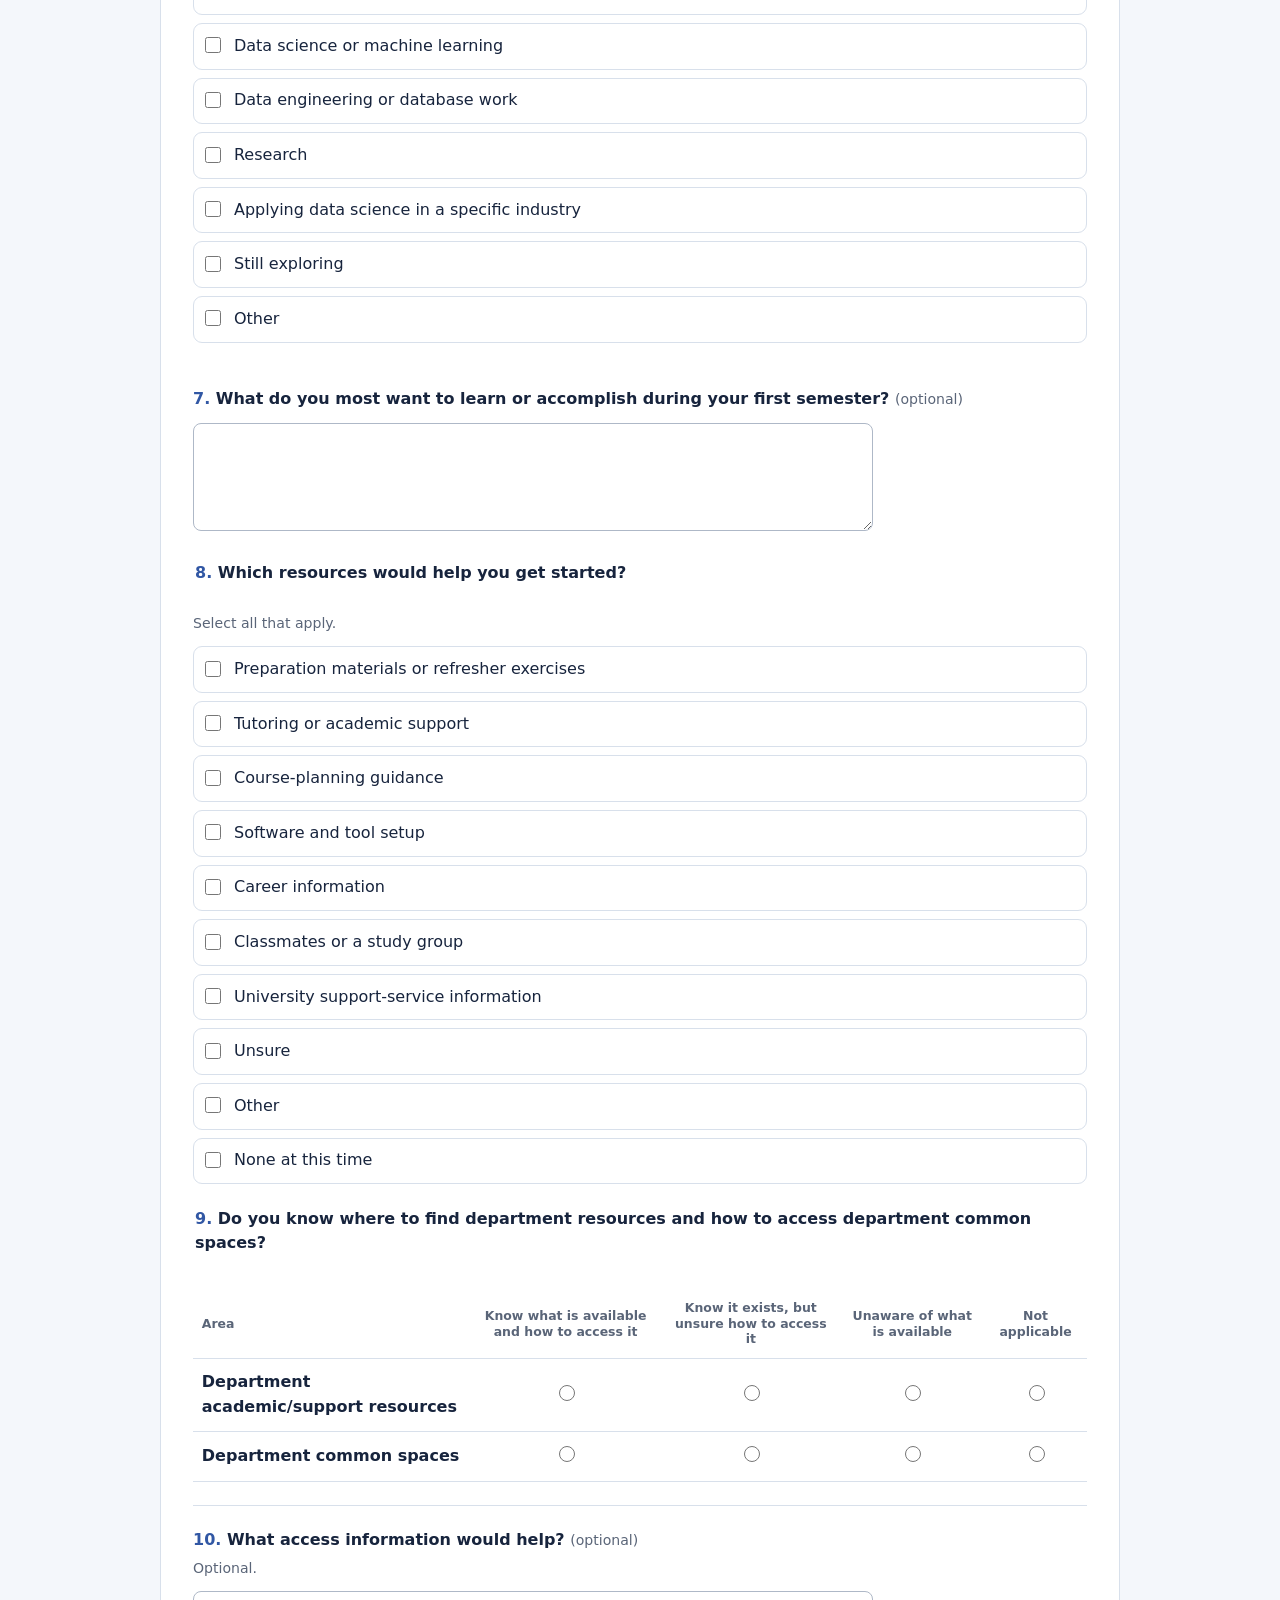
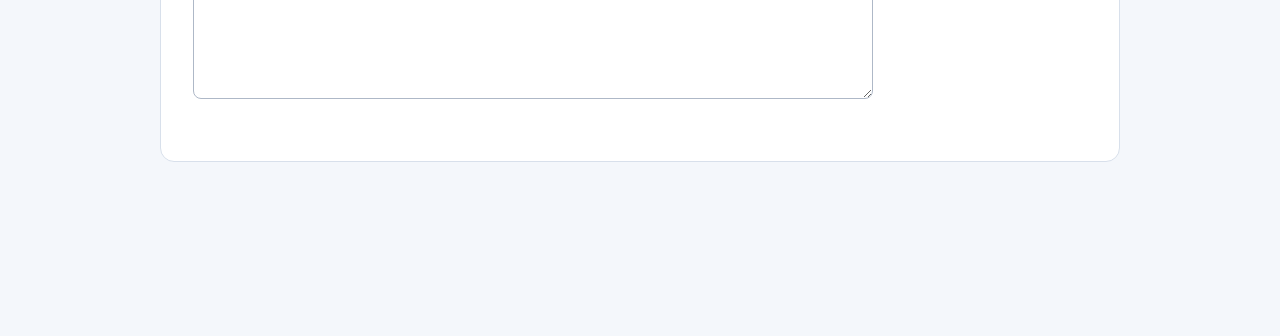
<file: program-short.html>
<!doctype html>
<html lang="en">
<head><meta charset="utf-8"><meta name="viewport" content="width=device-width, initial-scale=1"><meta name="description" content="Local-only short beginning-of-program survey prototype."><title>Beginning of Program — Short</title><link rel="stylesheet" href="styles.css"></head>
<body>
<a class="skip-link" href="#survey">Skip to survey</a>
<header class="site-header"><div class="site-header__inner"><a class="brand" href="index.html">← Survey collection</a><span class="prototype-pill">Local-only prototype</span></div></header>
<main><section class="hero" data-survey-hero></section><form class="survey-shell" id="survey" data-survey="program-short" novalidate></form></main>
<dialog data-review-dialog aria-labelledby="review-title"><div class="dialog-head"><h2 id="review-title">Local answer review</h2><button class="close-button" type="button" data-close-dialog>Close</button></div><div class="dialog-body" data-review-body></div></dialog>
<script src="app.js"></script>
</body></html>
</file>
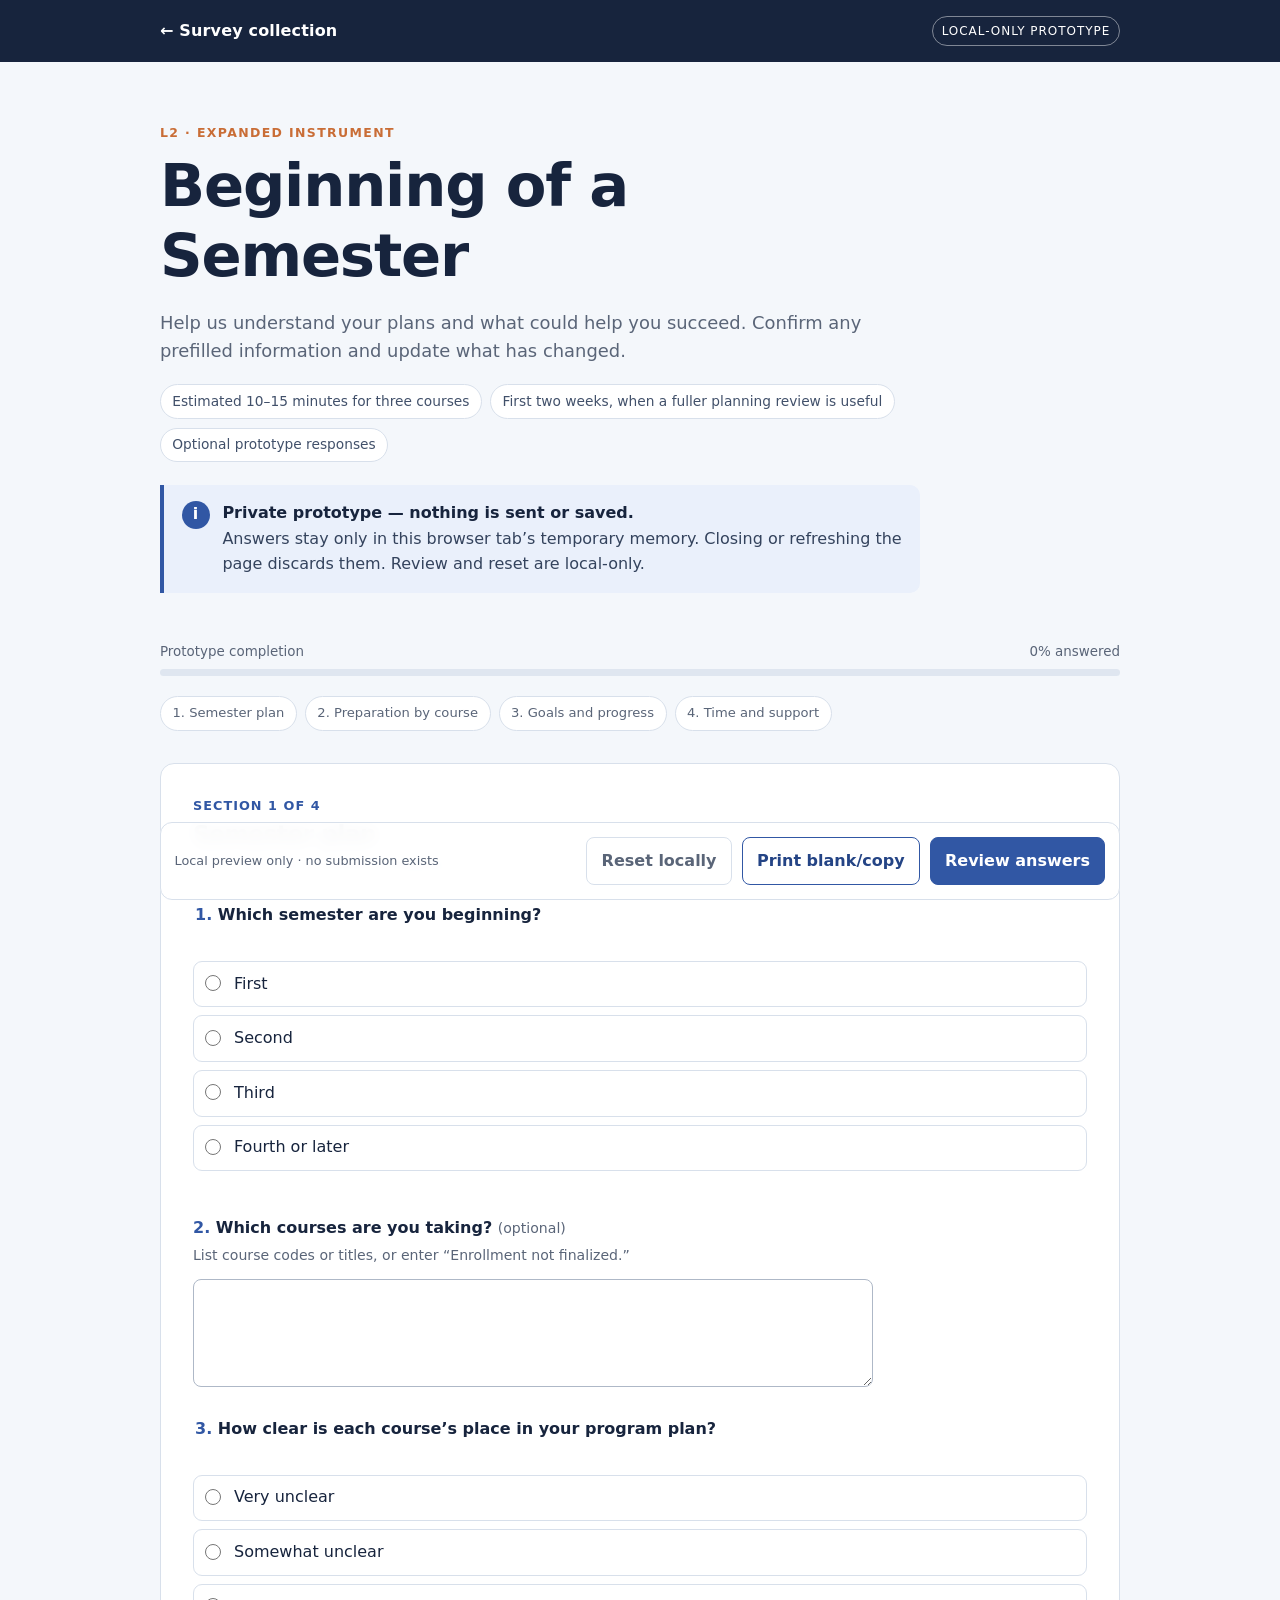
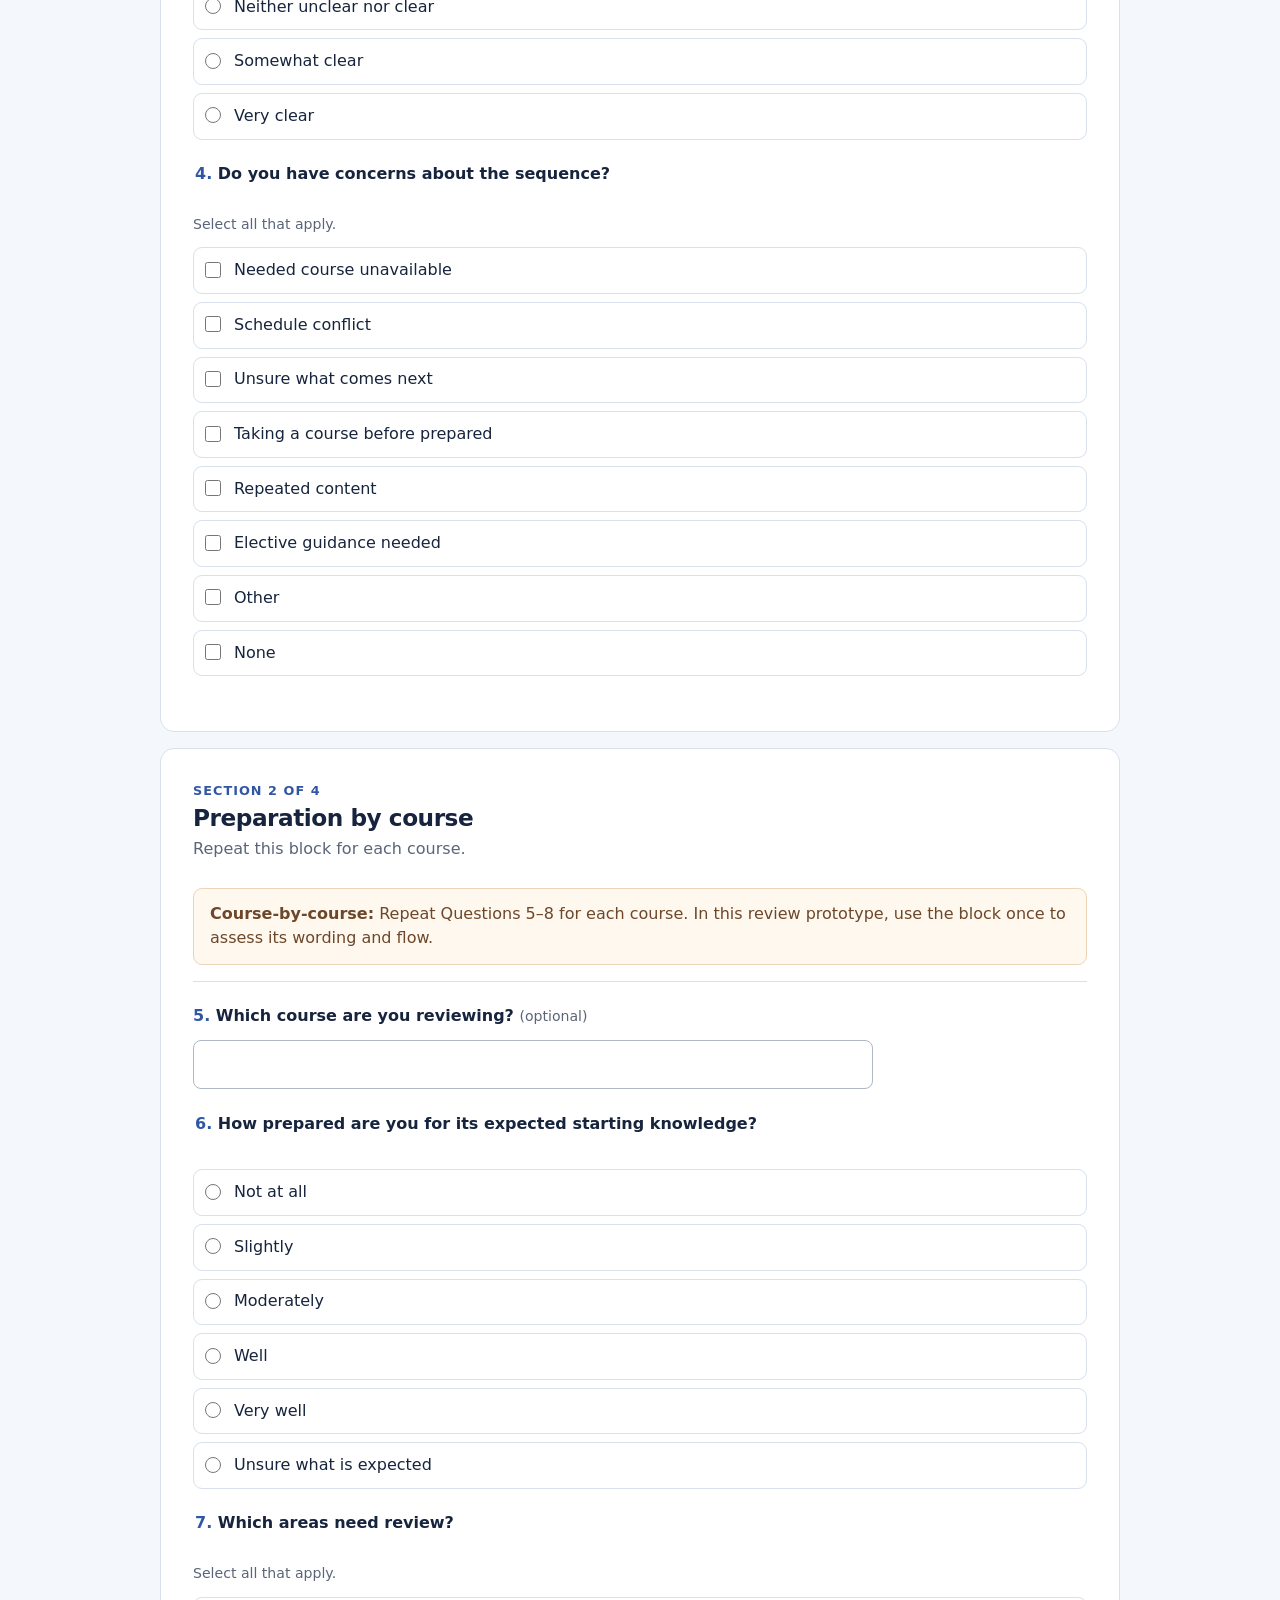
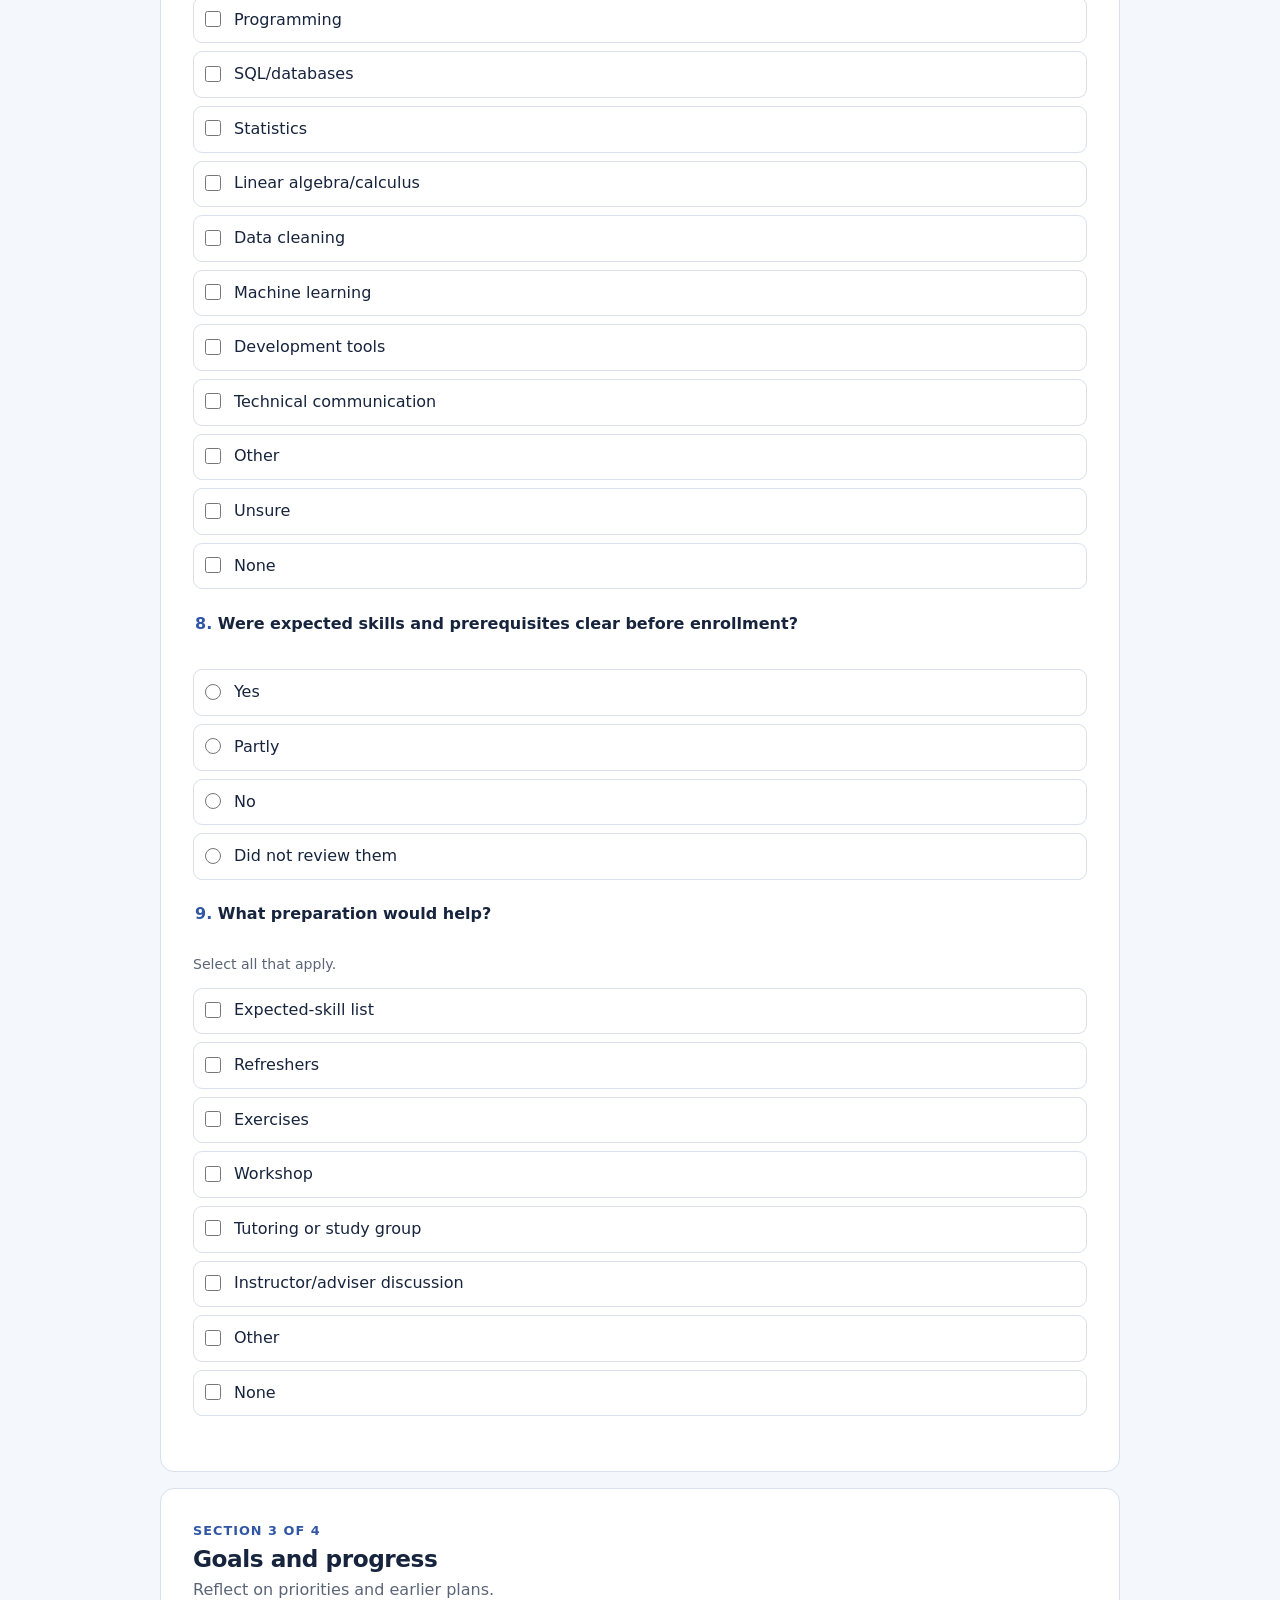
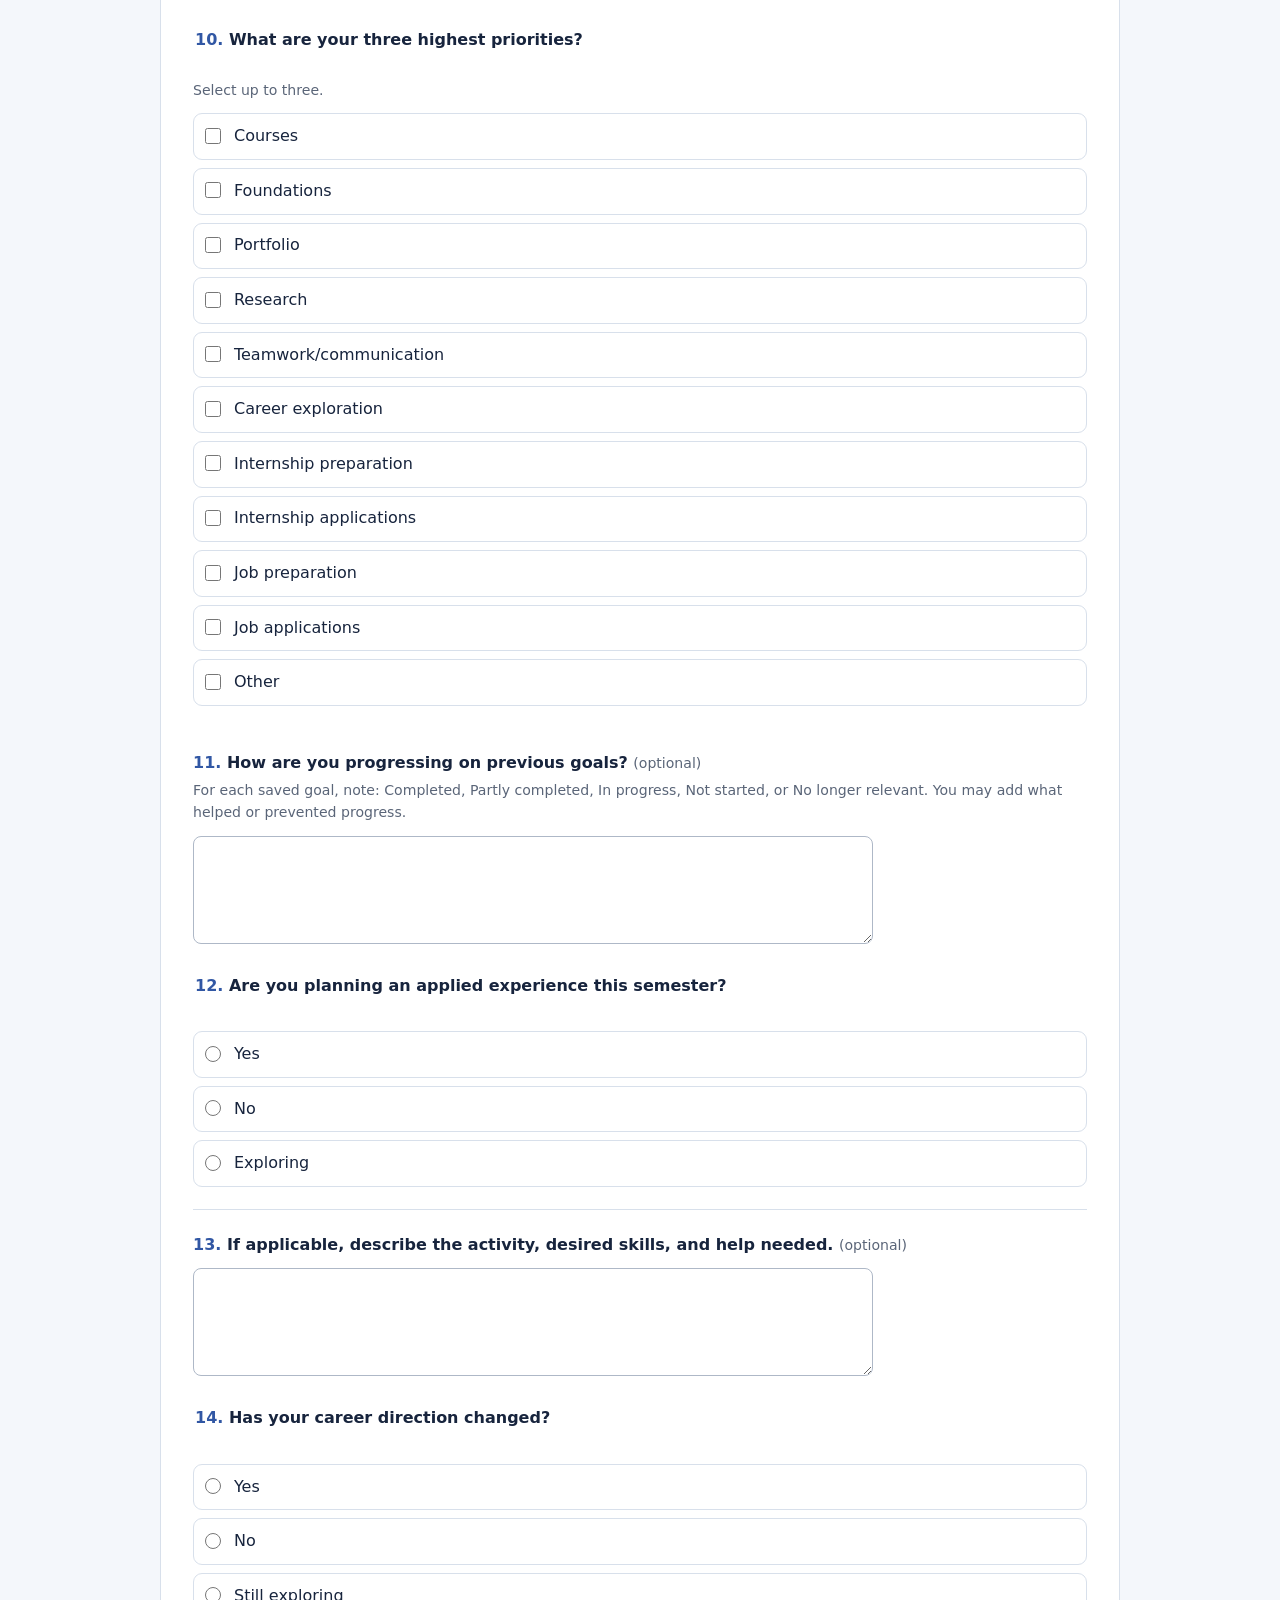
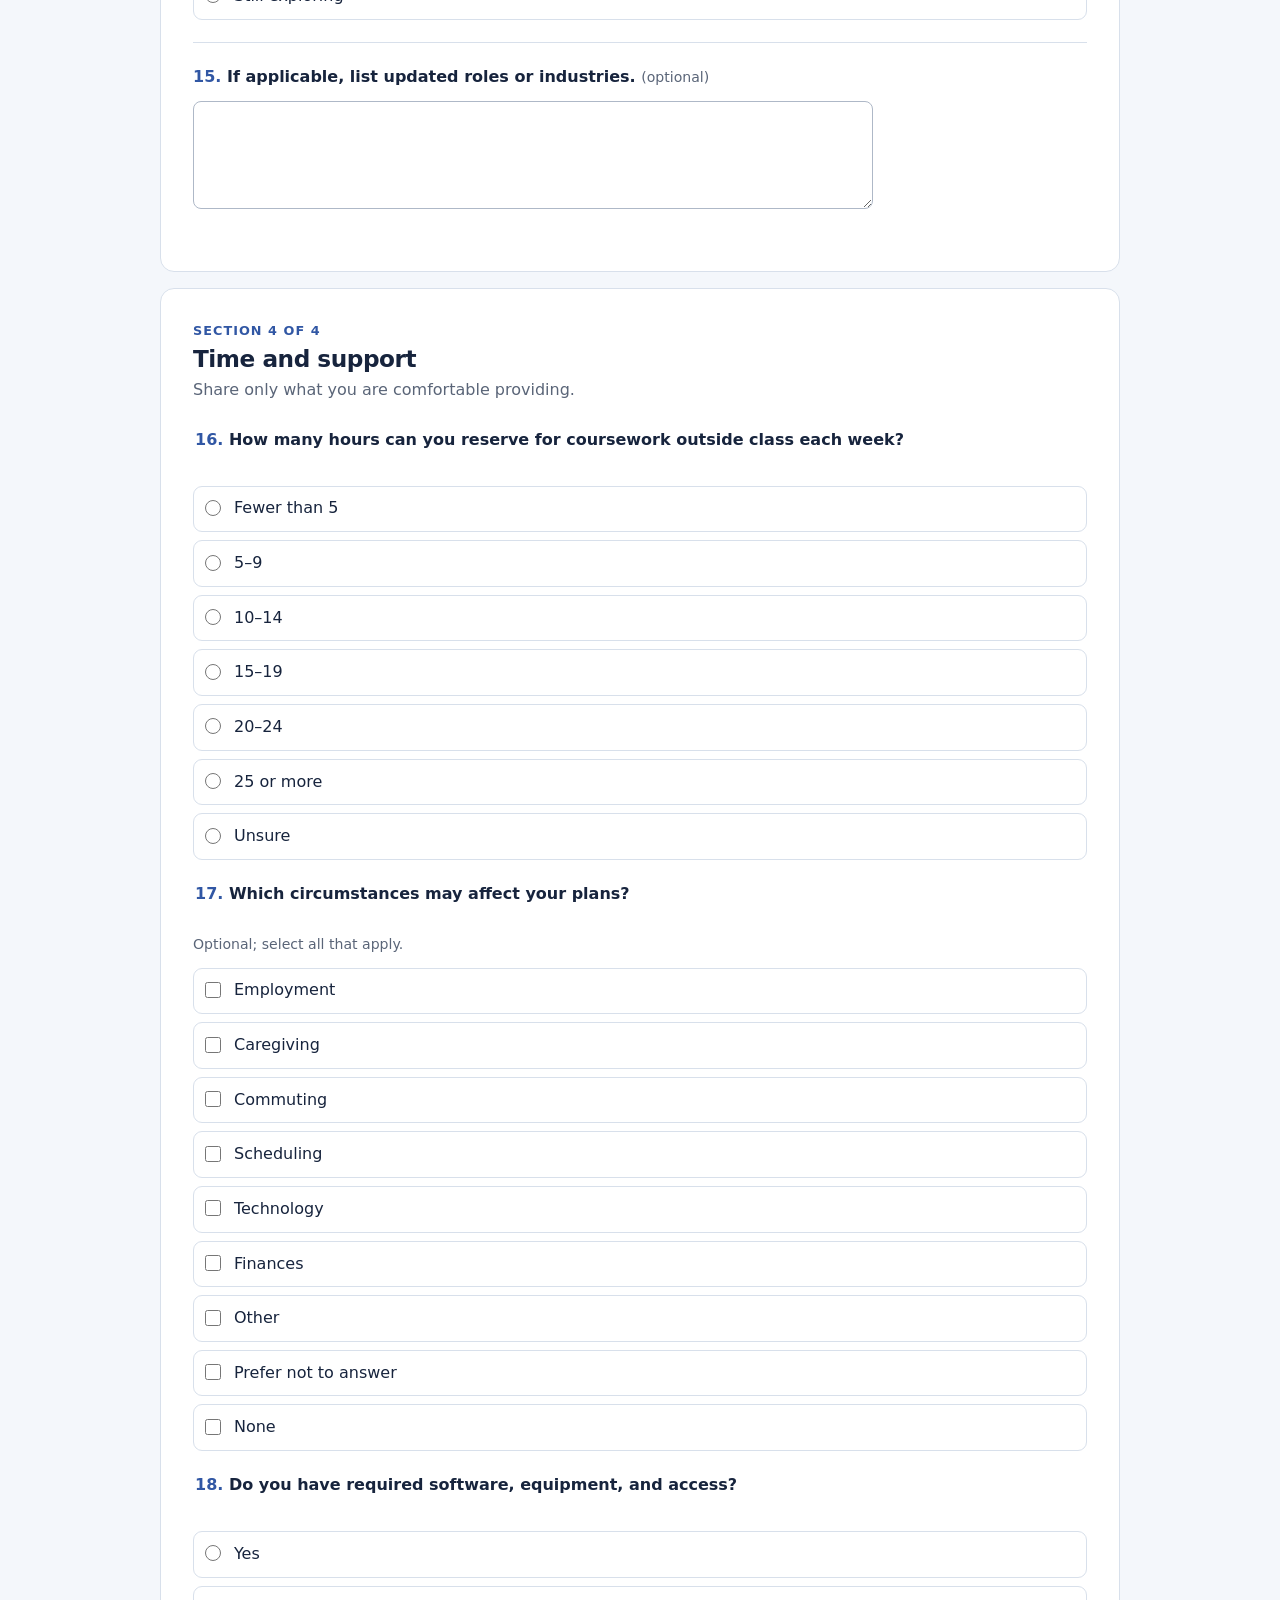
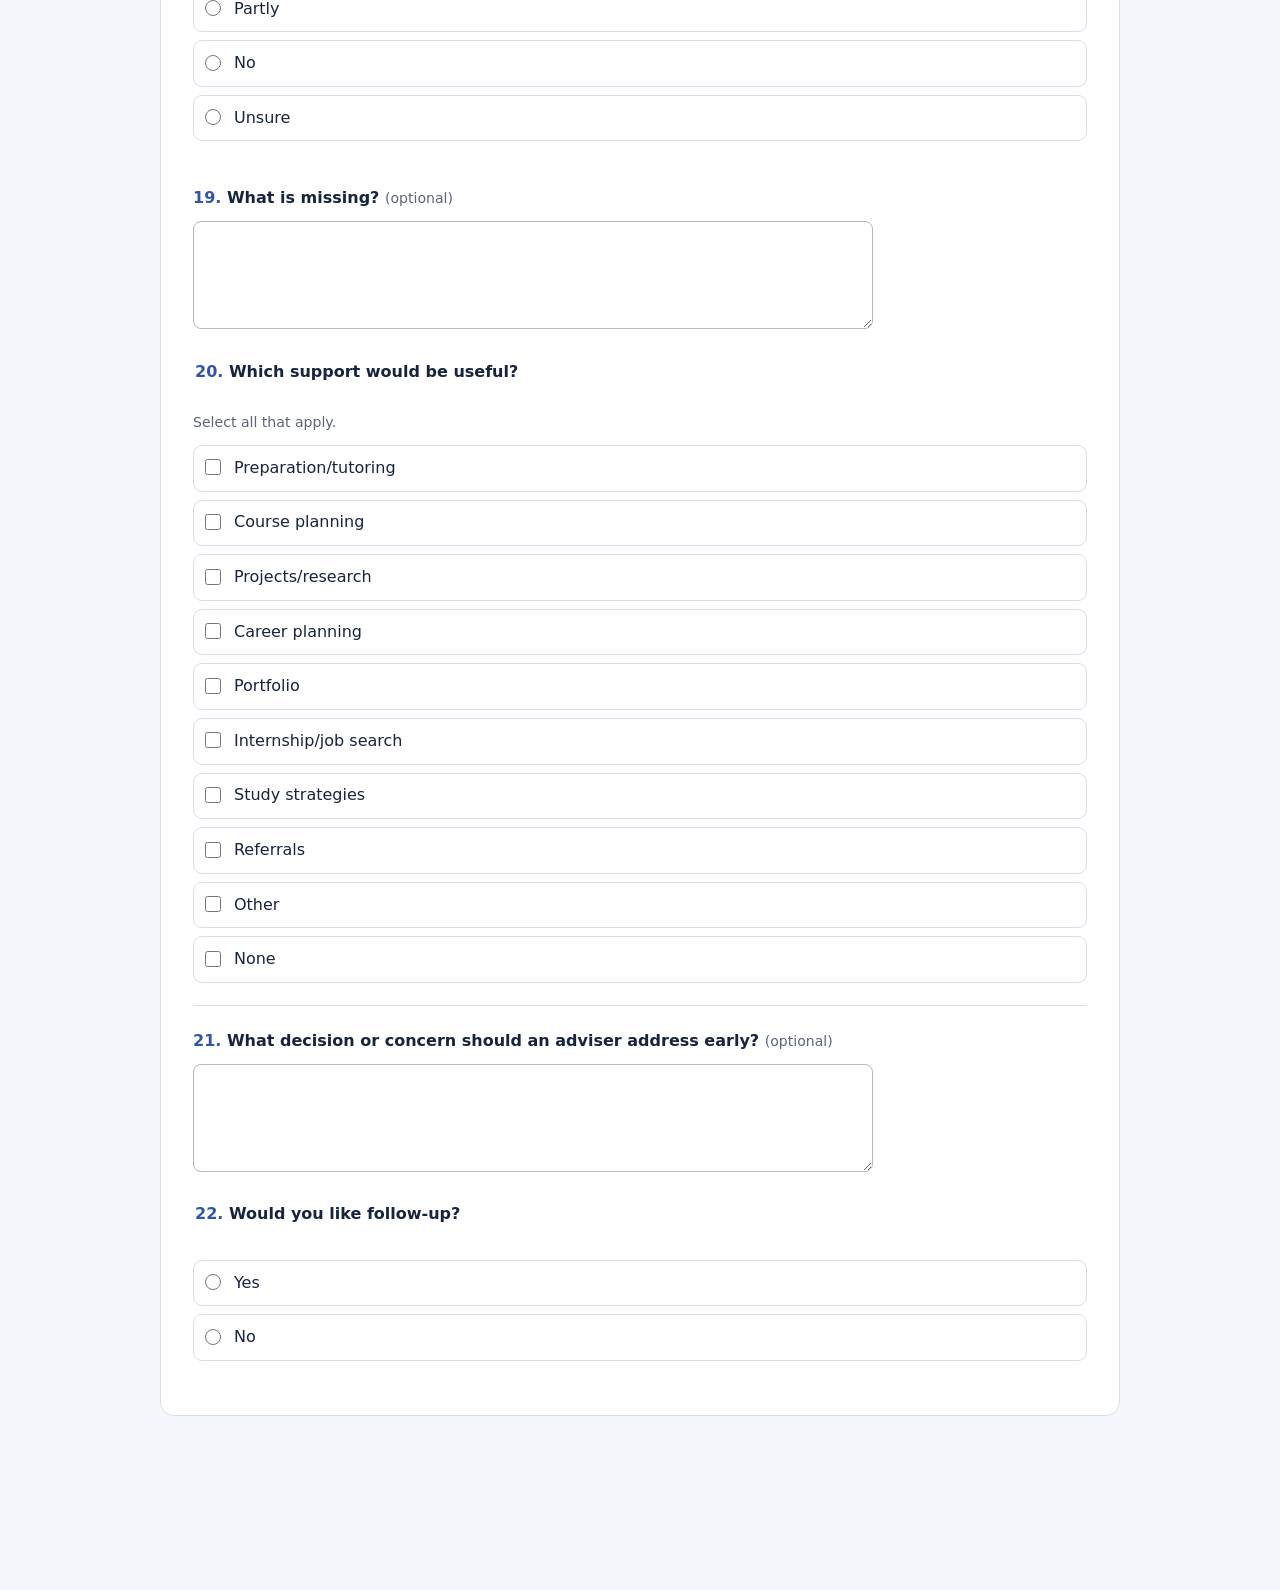
<file: semester-long.html>
<!doctype html>
<html lang="en">
<head><meta charset="utf-8"><meta name="viewport" content="width=device-width, initial-scale=1"><meta name="description" content="Local-only expanded beginning-of-semester survey prototype."><title>Beginning of Semester — Expanded</title><link rel="stylesheet" href="styles.css"></head>
<body>
<a class="skip-link" href="#survey">Skip to survey</a>
<header class="site-header"><div class="site-header__inner"><a class="brand" href="index.html">← Survey collection</a><span class="prototype-pill">Local-only prototype</span></div></header>
<main><section class="hero" data-survey-hero></section><form class="survey-shell" id="survey" data-survey="semester-long" novalidate></form></main>
<dialog data-review-dialog aria-labelledby="review-title"><div class="dialog-head"><h2 id="review-title">Local answer review</h2><button class="close-button" type="button" data-close-dialog>Close</button></div><div class="dialog-body" data-review-body></div></dialog>
<script src="app.js"></script>
</body></html>
</file>
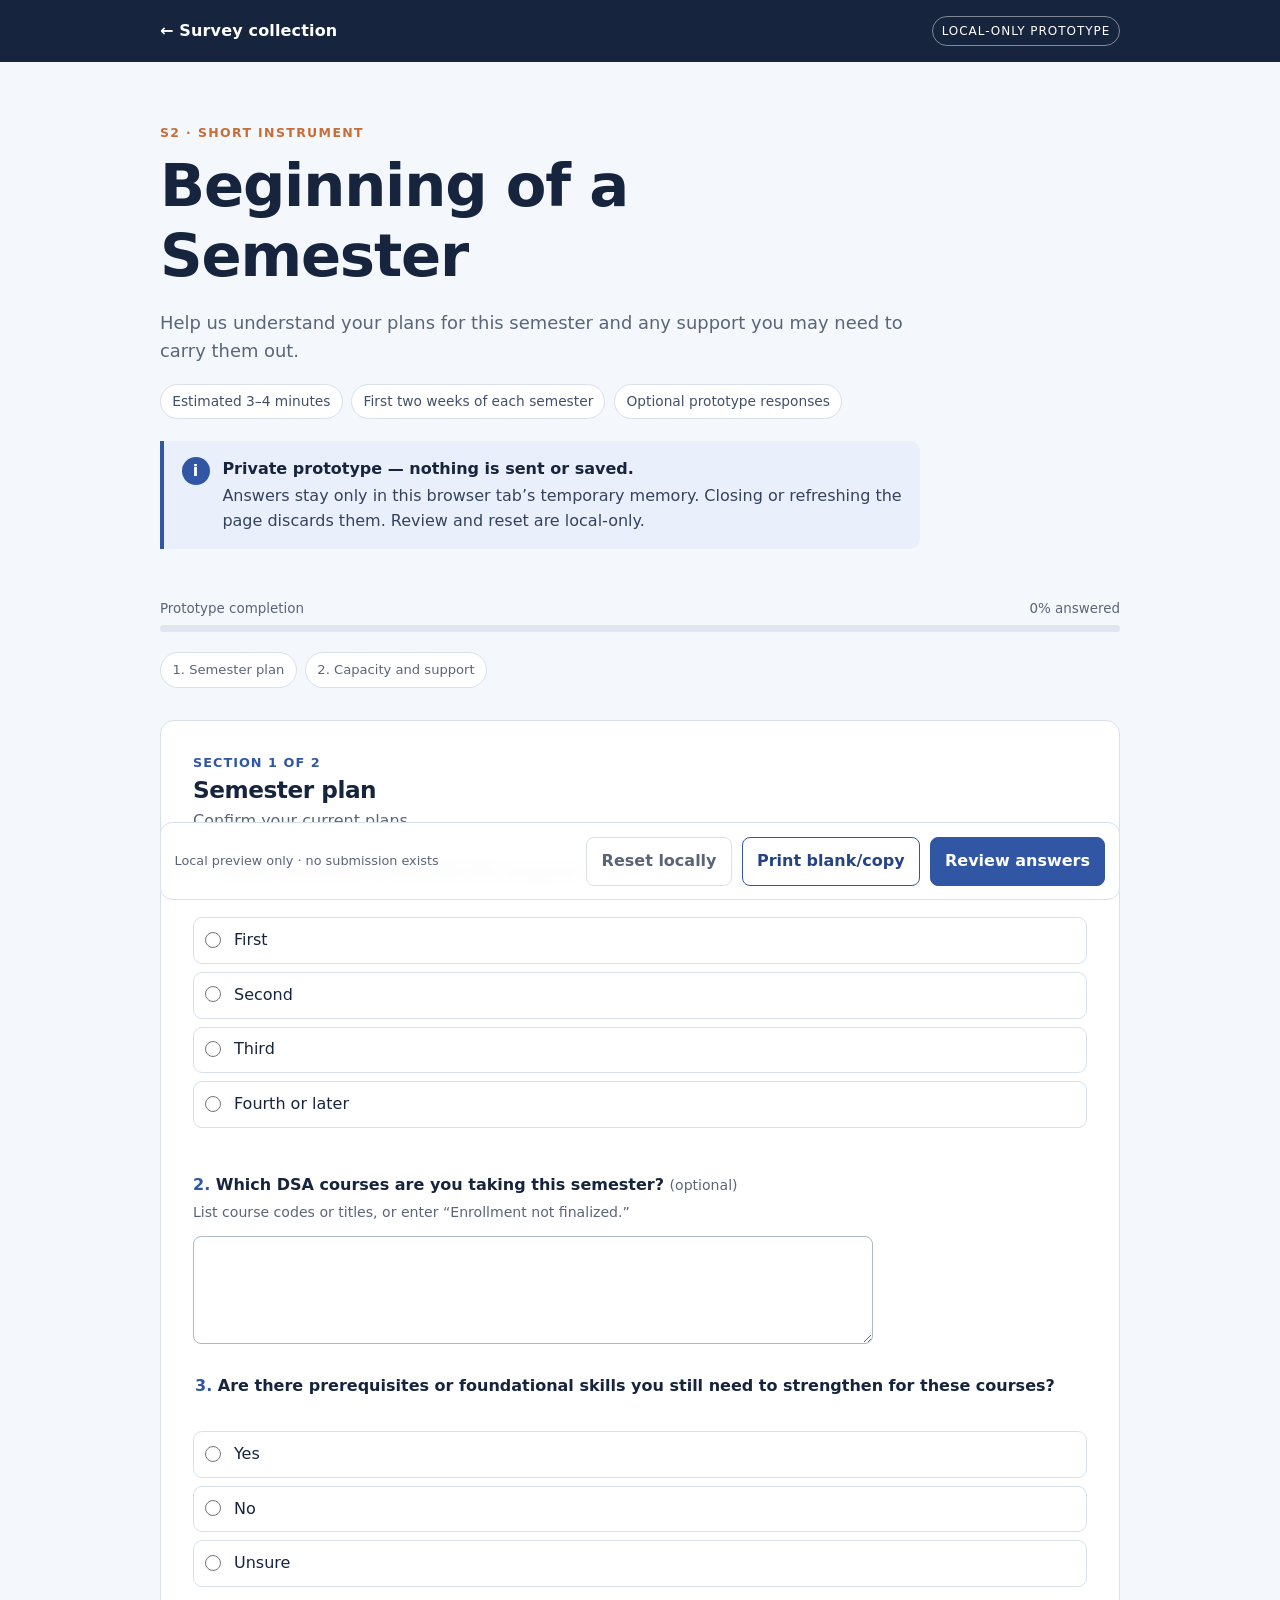
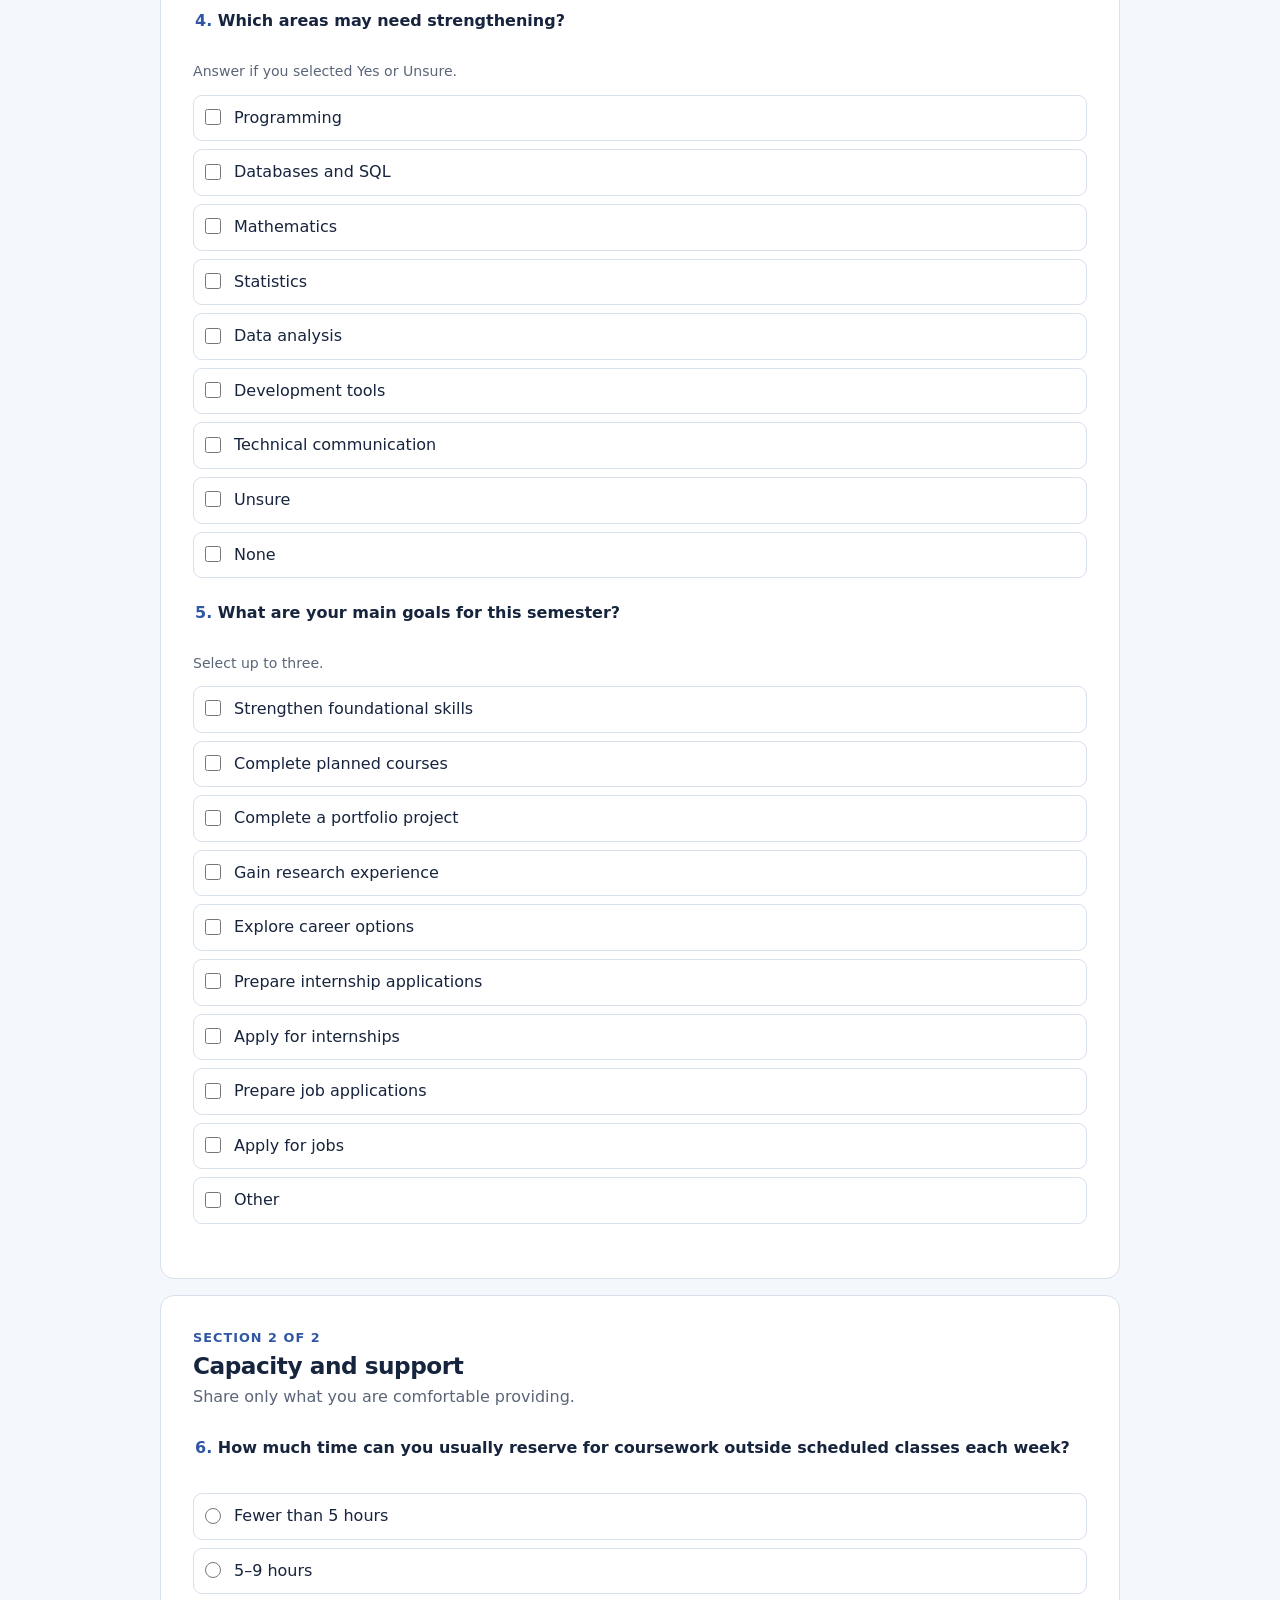
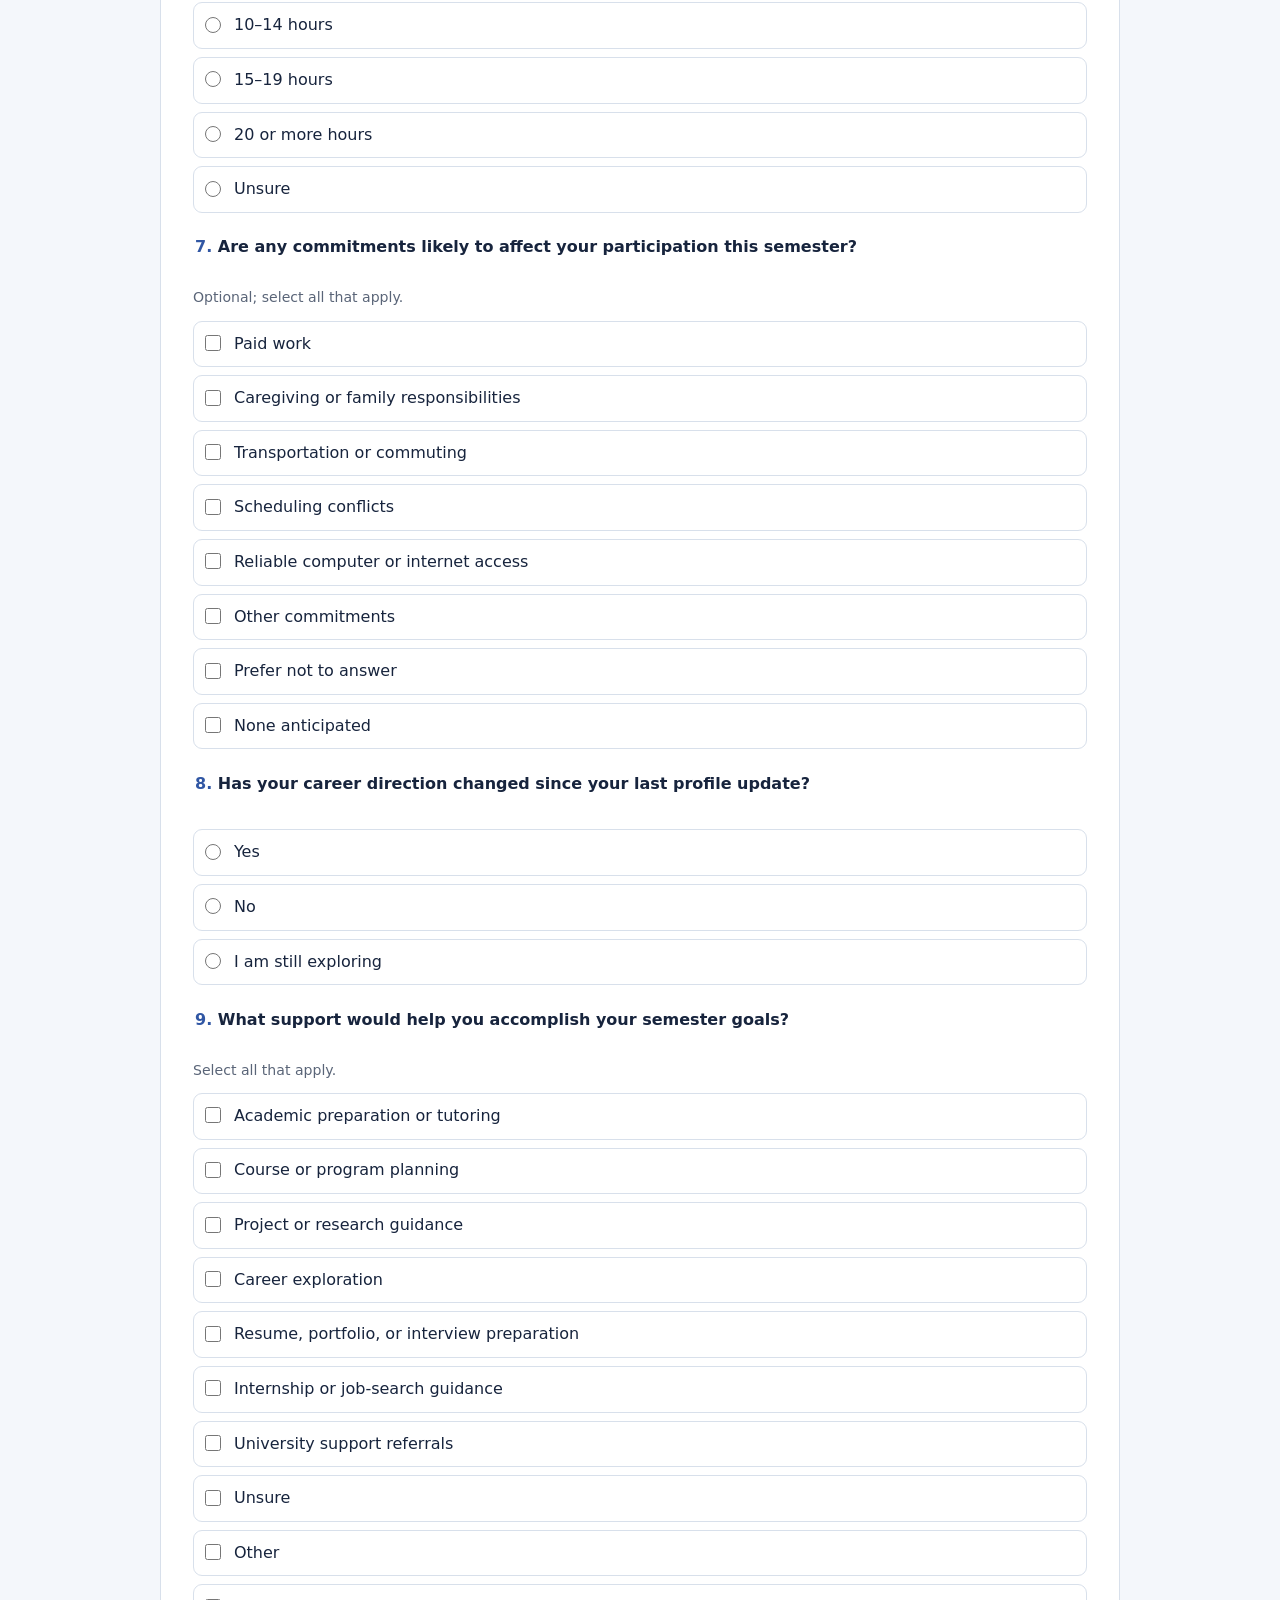
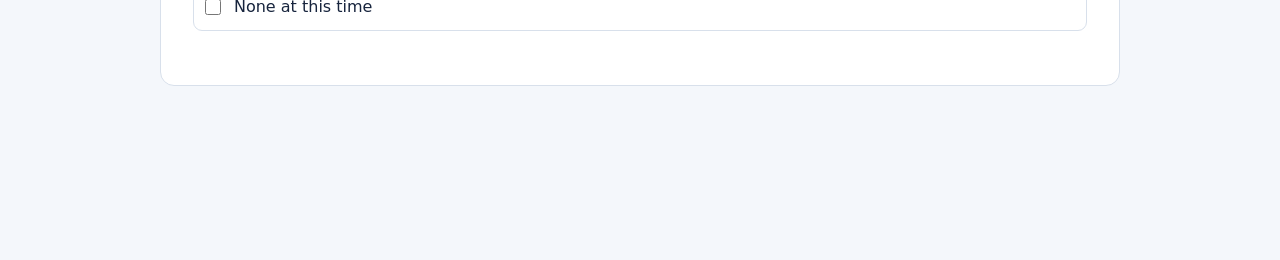
<file: semester-short.html>
<!doctype html>
<html lang="en">
<head><meta charset="utf-8"><meta name="viewport" content="width=device-width, initial-scale=1"><meta name="description" content="Local-only short beginning-of-semester survey prototype."><title>Beginning of Semester — Short</title><link rel="stylesheet" href="styles.css"></head>
<body>
<a class="skip-link" href="#survey">Skip to survey</a>
<header class="site-header"><div class="site-header__inner"><a class="brand" href="index.html">← Survey collection</a><span class="prototype-pill">Local-only prototype</span></div></header>
<main><section class="hero" data-survey-hero></section><form class="survey-shell" id="survey" data-survey="semester-short" novalidate></form></main>
<dialog data-review-dialog aria-labelledby="review-title"><div class="dialog-head"><h2 id="review-title">Local answer review</h2><button class="close-button" type="button" data-close-dialog>Close</button></div><div class="dialog-body" data-review-body></div></dialog>
<script src="app.js"></script>
</body></html>
</file>
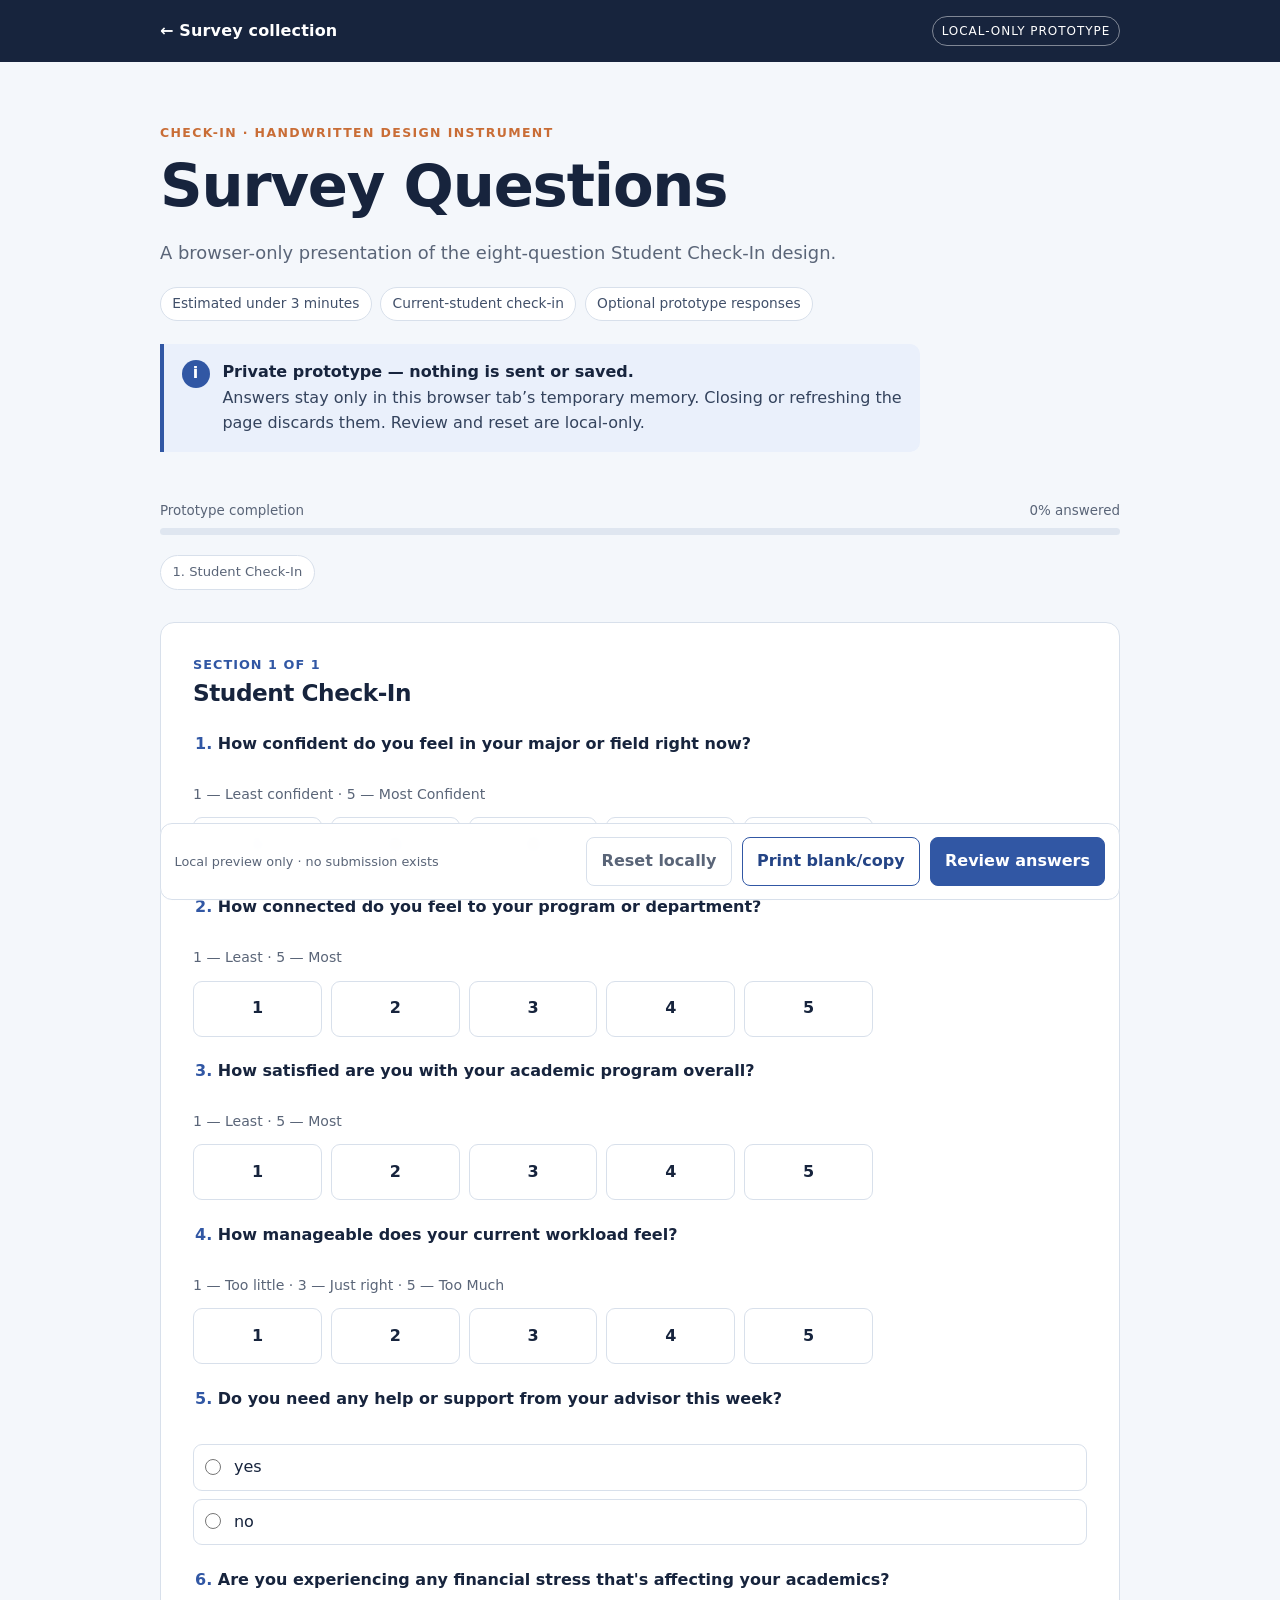
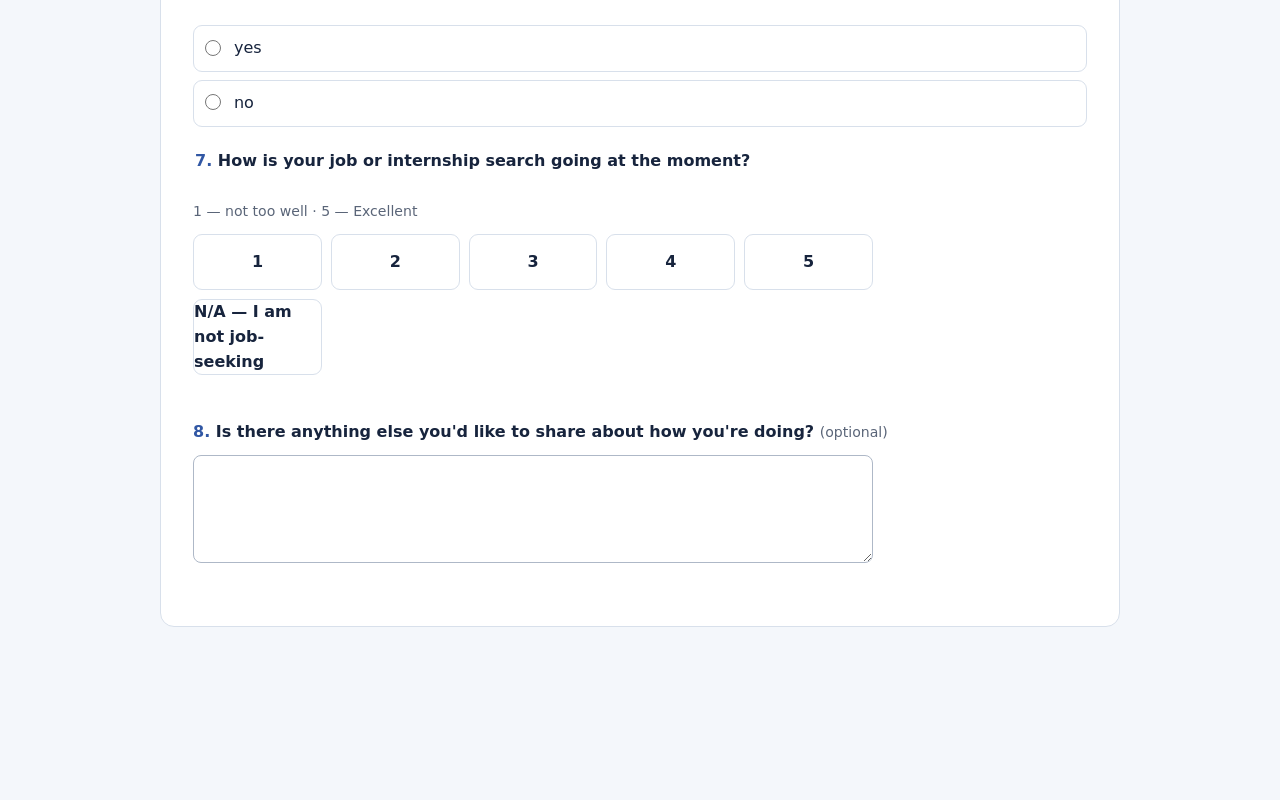
<file: student-check-in.html>
<!doctype html>
<html lang="en">
<head><meta charset="utf-8"><meta name="viewport" content="width=device-width, initial-scale=1"><meta name="description" content="Local-only Student Check-In survey prototype based on the handwritten design."><title>Student Check-In</title><link rel="stylesheet" href="styles.css"></head>
<body>
<a class="skip-link" href="#survey">Skip to survey</a>
<header class="site-header"><div class="site-header__inner"><a class="brand" href="index.html">← Survey collection</a><span class="prototype-pill">Local-only prototype</span></div></header>
<main><section class="hero" data-survey-hero></section><form class="survey-shell" id="survey" data-survey="student-check-in" novalidate></form></main>
<dialog data-review-dialog aria-labelledby="review-title"><div class="dialog-head"><h2 id="review-title">Local answer review</h2><button class="close-button" type="button" data-close-dialog>Close</button></div><div class="dialog-body" data-review-body></div></dialog>
<script src="app.js"></script>
</body></html>
</file>
<file: styles.css>
:root {
  --ink: #17243d;
  --muted: #5a6578;
  --paper: #ffffff;
  --canvas: #f4f7fb;
  --line: #d8e0eb;
  --brand: #3157a4;
  --brand-dark: #244485;
  --brand-soft: #eaf0fb;
  --accent: #c96d36;
  --success: #28785b;
  --danger: #ad3737;
  --focus: #f5b82e;
  --radius: 14px;
  --max: 960px;
}

* { box-sizing: border-box; }
html { scroll-behavior: smooth; }
body {
  margin: 0;
  color: var(--ink);
  background: var(--canvas);
  font: 16px/1.55 system-ui, -apple-system, BlinkMacSystemFont, "Segoe UI", sans-serif;
}
a { color: var(--brand-dark); }
a:focus-visible, button:focus-visible, input:focus-visible, select:focus-visible, textarea:focus-visible {
  outline: 3px solid var(--focus);
  outline-offset: 2px;
}
.skip-link {
  position: fixed;
  left: 1rem;
  top: -5rem;
  z-index: 100;
  padding: .7rem 1rem;
  color: #fff;
  background: var(--ink);
  border-radius: 8px;
}
.skip-link:focus { top: 1rem; }
.site-header {
  background: var(--ink);
  color: #fff;
}
.site-header__inner {
  width: min(calc(100% - 2rem), var(--max));
  margin: auto;
  padding: 1rem 0;
  display: flex;
  align-items: center;
  justify-content: space-between;
  gap: 1rem;
}
.brand {
  color: #fff;
  text-decoration: none;
  font-weight: 760;
  letter-spacing: .01em;
}
.prototype-pill {
  font-size: .75rem;
  letter-spacing: .08em;
  text-transform: uppercase;
  border: 1px solid rgba(255,255,255,.45);
  padding: .3rem .55rem;
  border-radius: 999px;
}
.hero {
  width: min(calc(100% - 2rem), var(--max));
  margin: 0 auto;
  padding: 3.8rem 0 2.4rem;
}
.eyebrow {
  margin: 0 0 .55rem;
  color: var(--accent);
  font-size: .78rem;
  font-weight: 800;
  letter-spacing: .11em;
  text-transform: uppercase;
}
h1, h2, h3 { line-height: 1.18; letter-spacing: -.02em; }
h1 { margin: 0; font-size: clamp(2rem, 6vw, 3.7rem); max-width: 16ch; }
.hero__lede { max-width: 66ch; color: var(--muted); font-size: 1.12rem; }
.notice {
  display: grid;
  grid-template-columns: auto 1fr;
  gap: .8rem;
  align-items: start;
  max-width: 760px;
  margin-top: 1.4rem;
  padding: 1rem 1.1rem;
  background: var(--brand-soft);
  border-left: 4px solid var(--brand);
  border-radius: 0 10px 10px 0;
}
.notice strong { display: block; }
.notice p { margin: .12rem 0 0; color: #34435d; }
.notice__mark {
  width: 1.75rem;
  height: 1.75rem;
  border-radius: 50%;
  display: grid;
  place-items: center;
  color: #fff;
  background: var(--brand);
  font-weight: 800;
}
.survey-shell {
  width: min(calc(100% - 2rem), var(--max));
  margin: 0 auto 5rem;
}
.survey-meta {
  display: flex;
  flex-wrap: wrap;
  gap: .55rem;
  margin: 1.25rem 0 0;
}
.meta-chip {
  border: 1px solid var(--line);
  background: var(--paper);
  border-radius: 999px;
  padding: .35rem .7rem;
  color: #41506a;
  font-size: .86rem;
}
.progress-wrap {
  position: sticky;
  top: 0;
  z-index: 20;
  background: rgba(244,247,251,.96);
  padding: .7rem 0 .85rem;
  backdrop-filter: blur(8px);
}
.progress-label {
  display: flex;
  justify-content: space-between;
  gap: 1rem;
  color: var(--muted);
  font-size: .84rem;
}
.progress {
  height: 7px;
  overflow: hidden;
  margin-top: .35rem;
  background: #dfe6f0;
  border-radius: 999px;
}
.progress__bar {
  width: 0;
  height: 100%;
  background: var(--brand);
  transition: width .2s ease;
}
.section-nav {
  display: flex;
  gap: .5rem;
  overflow-x: auto;
  padding: .4rem 0 1rem;
  scrollbar-width: thin;
}
.section-nav a {
  flex: 0 0 auto;
  color: var(--muted);
  text-decoration: none;
  background: var(--paper);
  border: 1px solid var(--line);
  border-radius: 999px;
  padding: .4rem .72rem;
  font-size: .82rem;
}
.section-nav a:hover { border-color: var(--brand); color: var(--brand-dark); }
.survey-section {
  margin: 1rem 0;
  padding: clamp(1rem, 3vw, 2rem);
  border: 1px solid var(--line);
  border-radius: var(--radius);
  background: var(--paper);
}
.section-kicker { margin: 0 0 .25rem; color: var(--brand); font-weight: 750; font-size: .8rem; text-transform: uppercase; letter-spacing: .08em; }
.survey-section h2 { margin: 0 0 .35rem; font-size: 1.45rem; }
.section-note { margin: 0 0 1.6rem; color: var(--muted); }
.question {
  margin: 0;
  padding: 1.4rem 0;
  border: 0;
  border-top: 1px solid var(--line);
}
.question:first-of-type { border-top: 0; }
.question legend, .question-label {
  display: block;
  width: 100%;
  margin-bottom: .65rem;
  font-weight: 680;
}
.q-number { color: var(--brand); margin-right: .35rem; }
.hint { display: block; margin: -.35rem 0 .72rem; color: var(--muted); font-size: .88rem; }
.optional { color: var(--muted); font-weight: 450; font-size: .88rem; }
.choice-list { display: grid; gap: .5rem; }
.choice {
  display: grid;
  grid-template-columns: 1.15rem 1fr;
  align-items: start;
  gap: .65rem;
  padding: .62rem .7rem;
  border: 1px solid var(--line);
  border-radius: 9px;
  cursor: pointer;
}
.choice:hover { background: #f8faff; border-color: #aebdd4; }
.choice:has(input:checked) { background: var(--brand-soft); border-color: var(--brand); }
.choice input { width: 1rem; height: 1rem; margin: .22rem 0 0; accent-color: var(--brand); }
.scale-list {
  display: grid;
  grid-template-columns: repeat(5, minmax(3.25rem, 1fr));
  gap: .55rem;
  max-width: 680px;
}
.scale-choice {
  min-height: 3.5rem;
  display: grid;
  place-items: center;
  position: relative;
  border: 1px solid var(--line);
  border-radius: 9px;
  cursor: pointer;
  font-weight: 720;
}
.scale-choice:hover { background: #f8faff; border-color: #aebdd4; }
.scale-choice:has(input:checked) { color: var(--brand-dark); background: var(--brand-soft); border-color: var(--brand); }
.scale-choice:has(input:focus-visible) {
  outline: 3px solid var(--focus);
  outline-offset: 2px;
}
.scale-choice input {
  position: absolute;
  width: 1px;
  height: 1px;
  opacity: 0;
}
input[type="text"], input[type="number"], select, textarea {
  width: 100%;
  max-width: 680px;
  border: 1px solid #aeb8c7;
  border-radius: 8px;
  background: #fff;
  color: var(--ink);
  padding: .72rem .8rem;
  font: inherit;
}
textarea { min-height: 108px; resize: vertical; }
.matrix-wrap { overflow-x: auto; }
table { width: 100%; border-collapse: collapse; min-width: 650px; }
th, td { border-bottom: 1px solid var(--line); padding: .7rem .55rem; text-align: center; vertical-align: middle; }
th:first-child, td:first-child { text-align: left; width: 31%; }
thead th { color: var(--muted); font-size: .78rem; line-height: 1.25; }
td input { width: 1rem; height: 1rem; accent-color: var(--brand); }
.conditional {
  margin: .8rem 0 0 1.8rem;
  padding: .8rem 0 .1rem 1rem;
  border-left: 3px solid var(--line);
}
.conditional[hidden], [hidden] { display: none !important; }
.validation {
  margin: .5rem 0 0;
  color: var(--danger);
  font-size: .86rem;
  font-weight: 650;
}
.repeat-banner {
  margin-bottom: 1rem;
  padding: .8rem 1rem;
  background: #fff8ee;
  border: 1px solid #edd4b9;
  border-radius: 9px;
  color: #6d472a;
}
.actions {
  position: sticky;
  bottom: 0;
  z-index: 19;
  display: flex;
  flex-wrap: wrap;
  gap: .7rem;
  justify-content: space-between;
  align-items: center;
  margin-top: 1rem;
  padding: .85rem;
  background: rgba(255,255,255,.96);
  border: 1px solid var(--line);
  border-radius: 12px;
  backdrop-filter: blur(8px);
}
.actions__group { display: flex; flex-wrap: wrap; gap: .6rem; }
button, .button {
  border: 1px solid var(--brand);
  border-radius: 8px;
  padding: .68rem .9rem;
  background: var(--brand);
  color: #fff;
  font: inherit;
  font-weight: 680;
  text-decoration: none;
  cursor: pointer;
}
button:hover, .button:hover { background: var(--brand-dark); }
button.secondary, .button.secondary { color: var(--brand-dark); background: #fff; }
button.quiet { color: var(--muted); border-color: var(--line); background: #fff; }
.privacy-line { color: var(--muted); font-size: .8rem; }
dialog {
  width: min(calc(100% - 2rem), 740px);
  max-height: 86vh;
  padding: 0;
  border: 1px solid var(--line);
  border-radius: 14px;
  color: var(--ink);
}
dialog::backdrop { background: rgba(17,27,48,.72); }
.dialog-head { position: sticky; top: 0; display: flex; justify-content: space-between; gap: 1rem; align-items: center; padding: 1rem 1.2rem; background: #fff; border-bottom: 1px solid var(--line); }
.dialog-head h2 { margin: 0; }
.dialog-body { padding: 1.2rem; }
.dialog-body dl { margin: 0; }
.dialog-body dt { margin-top: 1rem; font-weight: 750; }
.dialog-body dd { margin: .18rem 0 0; color: var(--muted); white-space: pre-wrap; }
.empty-review { color: var(--muted); padding: 2rem 0; text-align: center; }
.close-button { padding: .45rem .65rem; color: var(--ink); background: #fff; border-color: var(--line); }
.featured-survey {
  width: min(calc(100% - 2rem), 1120px);
  margin: 0 auto 3.8rem;
  padding: clamp(1.5rem, 4vw, 2.6rem);
  display: grid;
  grid-template-columns: minmax(0, 1fr) minmax(14rem, 20rem);
  gap: clamp(1.5rem, 4vw, 3rem);
  align-items: end;
  color: #fff;
  background: linear-gradient(135deg, var(--ink), var(--brand-dark));
  border: 1px solid rgba(255,255,255,.18);
  border-radius: 20px;
  box-shadow: 0 18px 50px rgba(23,36,61,.18);
}
.featured-survey__kicker {
  margin: 0 0 .5rem;
  color: #f3bc91;
  font-size: .78rem;
  font-weight: 820;
  letter-spacing: .11em;
  text-transform: uppercase;
}
.featured-survey h2 {
  margin: 0;
  color: #fff;
  font-size: clamp(2rem, 5vw, 3.35rem);
}
.featured-survey__description {
  max-width: 62ch;
  margin: .75rem 0 0;
  color: #e8eef9;
  font-size: 1.08rem;
}
.featured-survey__facts {
  display: flex;
  flex-wrap: wrap;
  gap: .55rem;
  margin: 1.35rem 0 0;
  padding: 0;
  list-style: none;
}
.featured-survey__facts li {
  padding: .35rem .7rem;
  color: #fff;
  background: rgba(255,255,255,.1);
  border: 1px solid rgba(255,255,255,.28);
  border-radius: 999px;
  font-size: .84rem;
}
.featured-survey__action {
  display: block;
  padding: 1.15rem 1.25rem;
  color: var(--ink);
  background: #fff;
  border: 2px solid #fff;
  border-radius: 12px;
  text-decoration: none;
  box-shadow: 0 8px 24px rgba(0,0,0,.16);
  transition: transform .18s ease, box-shadow .18s ease;
}
.featured-survey__action:hover {
  transform: translateY(-2px);
  box-shadow: 0 12px 28px rgba(0,0,0,.24);
}
.featured-survey__action span {
  display: block;
  color: var(--muted);
  font-size: .78rem;
  letter-spacing: .05em;
  text-transform: uppercase;
}
.featured-survey__action strong {
  display: flex;
  justify-content: space-between;
  gap: 1rem;
  margin-top: .2rem;
  color: var(--ink);
  font-size: 1.08rem;
}
.collection-section { margin-top: 0; }
.collection-heading {
  width: min(calc(100% - 2rem), 1120px);
  margin: 0 auto 1.25rem;
}
.collection-heading h2 { margin: 0; font-size: clamp(1.65rem, 4vw, 2.35rem); }
.collection-heading > p:last-child { max-width: 66ch; margin: .55rem 0 0; color: var(--muted); }
.collection-grid {
  width: min(calc(100% - 2rem), 1120px);
  margin: 0 auto 5rem;
  display: grid;
  grid-template-columns: repeat(2, minmax(0, 1fr));
  gap: 1.1rem;
}
.collection {
  overflow: hidden;
  background: var(--paper);
  border: 1px solid var(--line);
  border-radius: var(--radius);
}
.collection__head { padding: 1.35rem 1.35rem .85rem; }
.collection__number { color: var(--brand); font-size: .8rem; font-weight: 800; text-transform: uppercase; letter-spacing: .09em; }
.collection h2 { margin: .3rem 0; font-size: 1.35rem; }
.collection p { margin: 0; color: var(--muted); }
.version-links { display: grid; grid-template-columns: 1fr 1fr; border-top: 1px solid var(--line); }
.version-link { display: block; padding: 1rem 1.35rem; text-decoration: none; }
.version-link + .version-link { border-left: 1px solid var(--line); }
.version-link:hover { background: var(--brand-soft); }
.version-link strong { display: block; color: var(--ink); }
.version-link span { color: var(--muted); font-size: .84rem; }
.footer { width: min(calc(100% - 2rem), var(--max)); margin: 0 auto; padding: 2rem 0 3rem; color: var(--muted); font-size: .85rem; border-top: 1px solid var(--line); }

@media (max-width: 700px) {
  .hero { padding-top: 2.7rem; }
  .featured-survey { grid-template-columns: 1fr; margin-bottom: 3rem; }
  .featured-survey__action { width: 100%; }
  .collection-grid { grid-template-columns: 1fr; }
  .site-header__inner { align-items: flex-start; }
  .actions { position: static; }
  .privacy-line { width: 100%; }
  h1 { max-width: none; }
  .scale-list { grid-template-columns: repeat(3, minmax(3.25rem, 1fr)); }
}
@media print {
  .site-header, .progress-wrap, .section-nav, .actions, .skip-link { display: none !important; }
  body { background: #fff; }
  .hero { padding: 1rem 0; }
  .survey-section { break-inside: avoid; border-color: #aaa; }
}
@media (prefers-reduced-motion: reduce) {
  * { scroll-behavior: auto !important; transition: none !important; }
}
</file>
